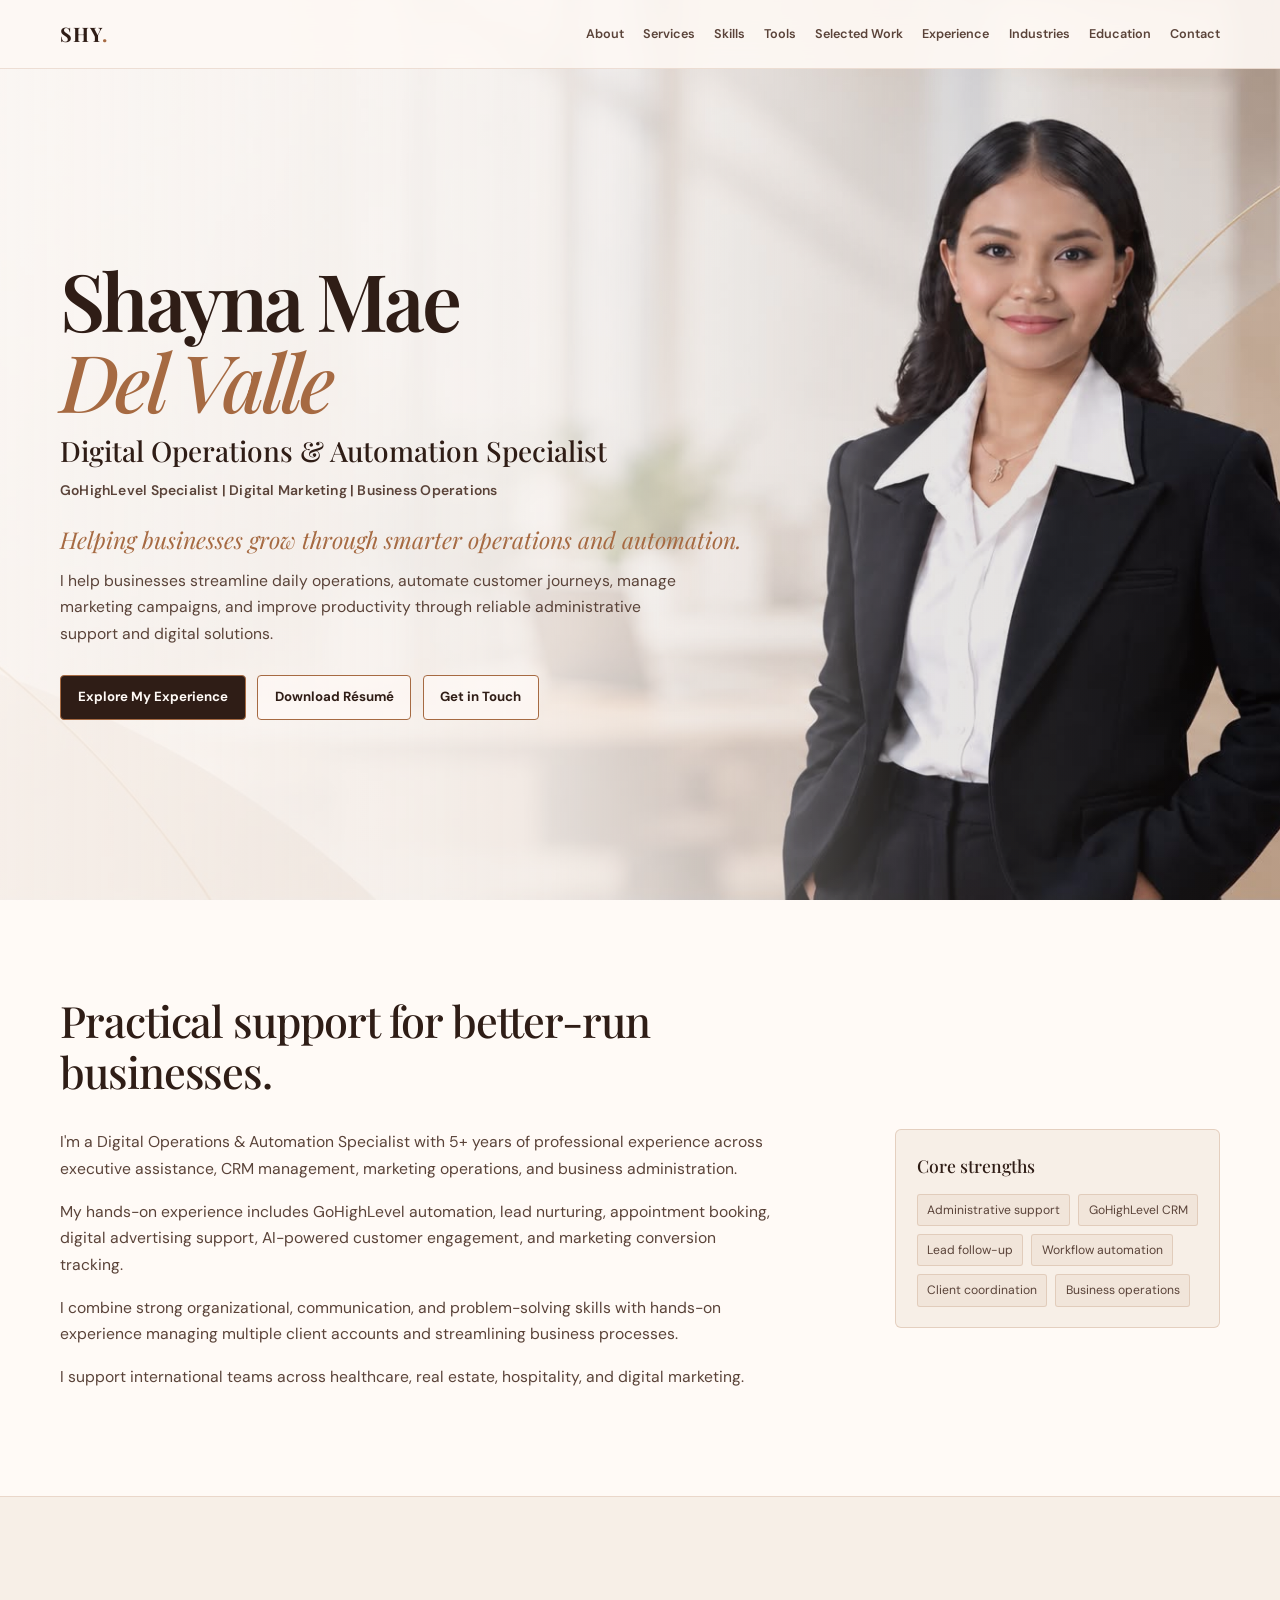
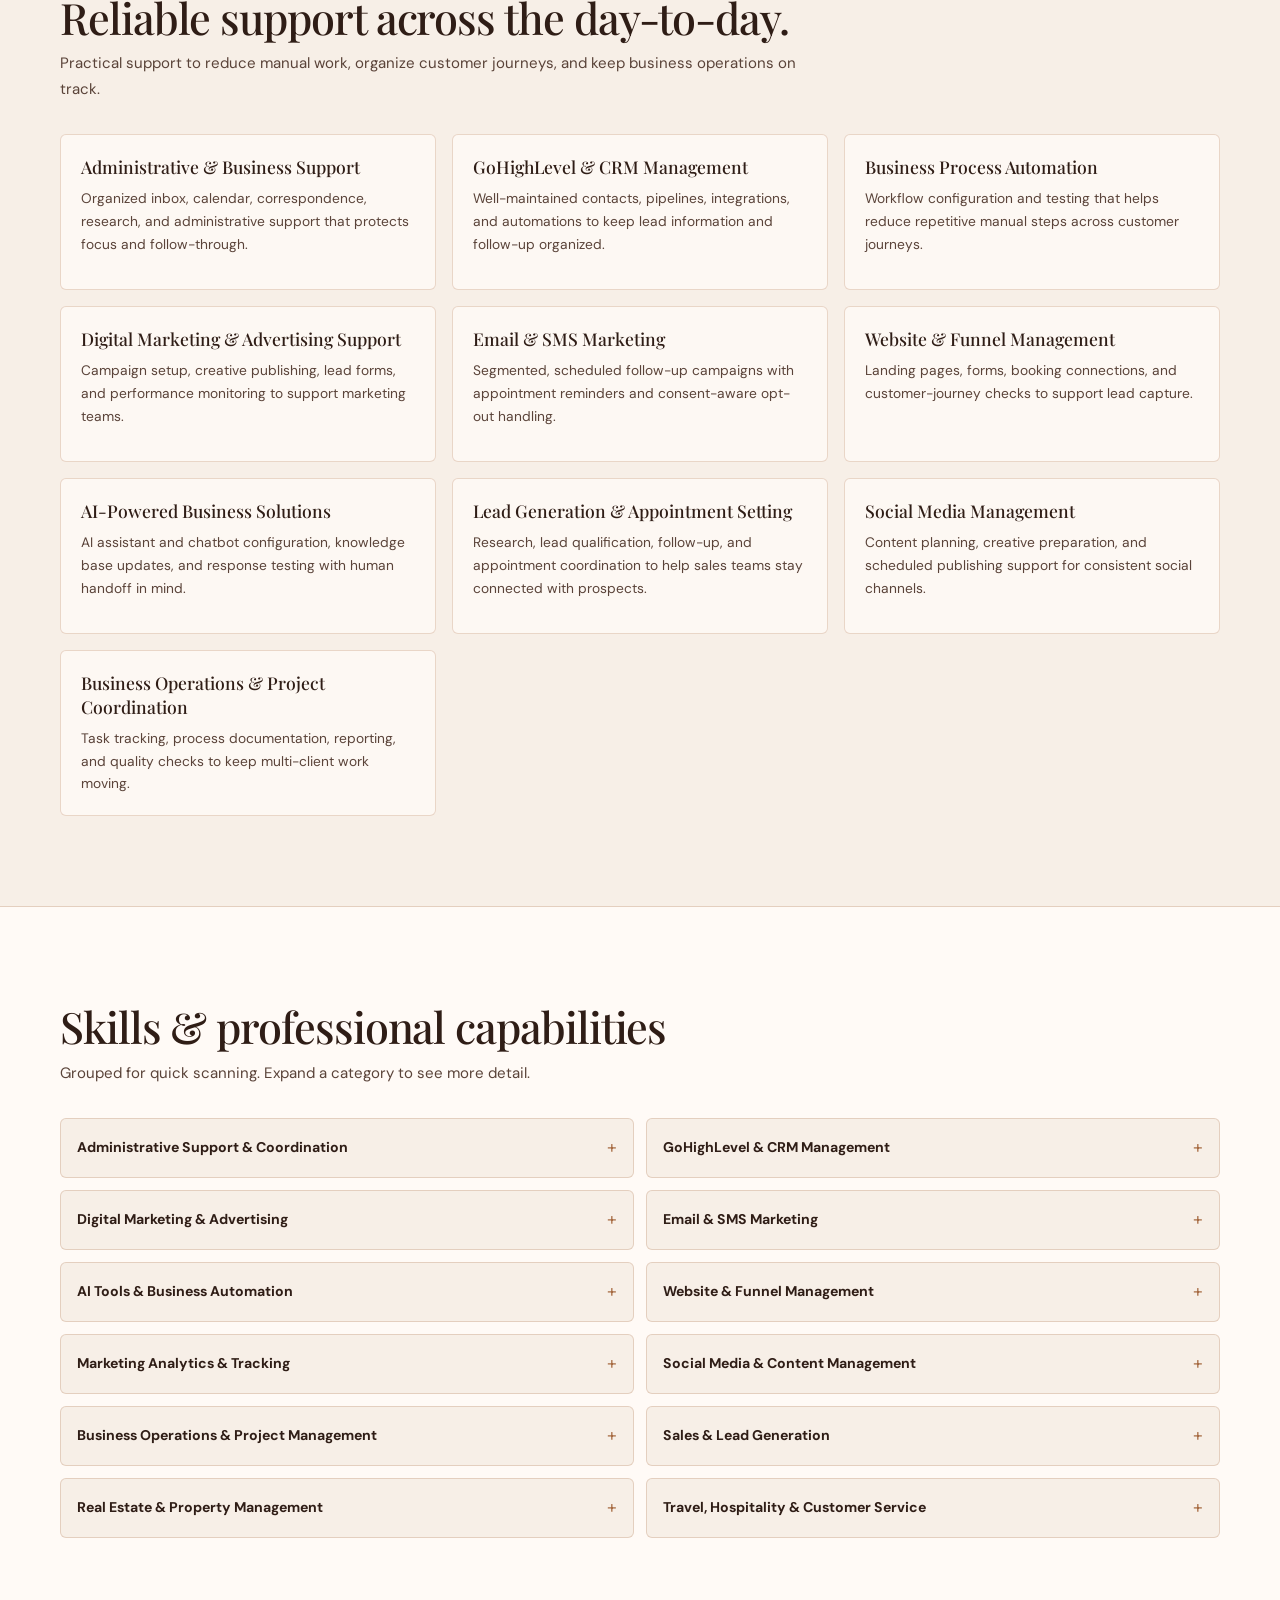
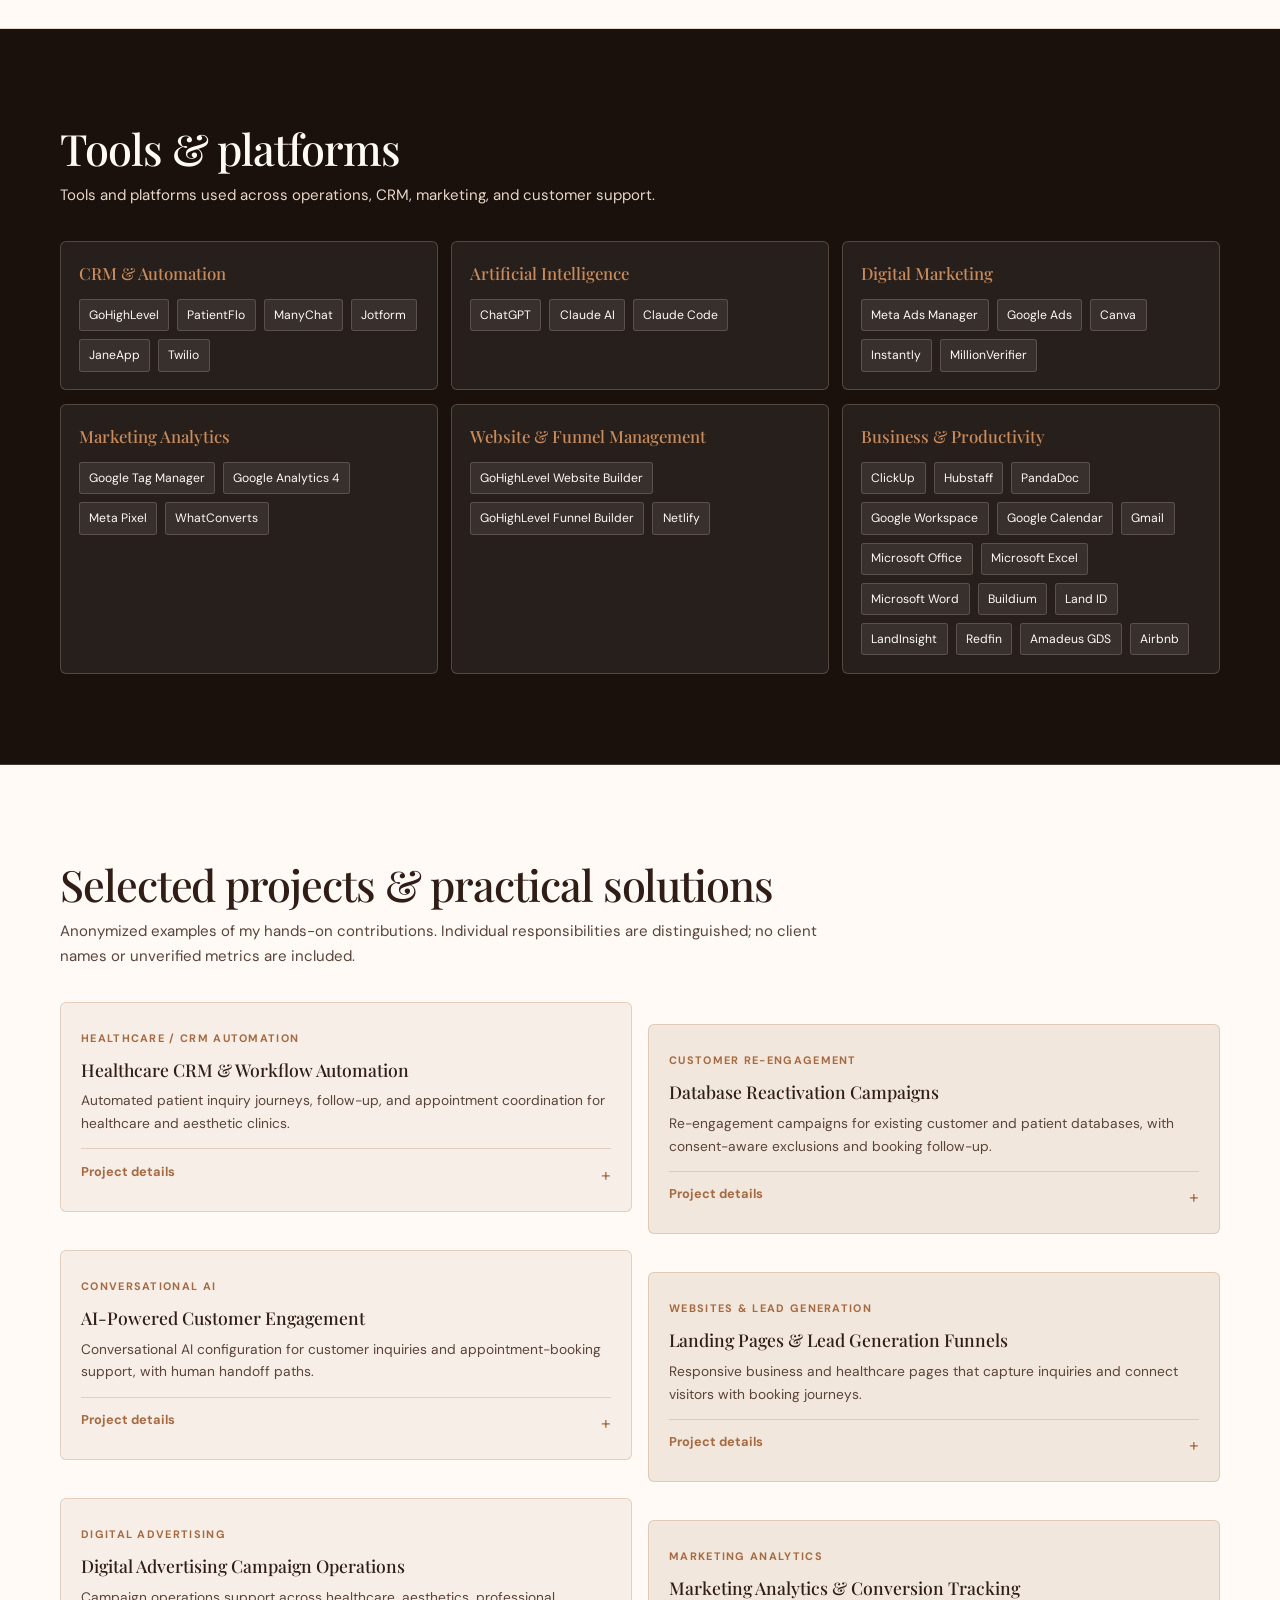
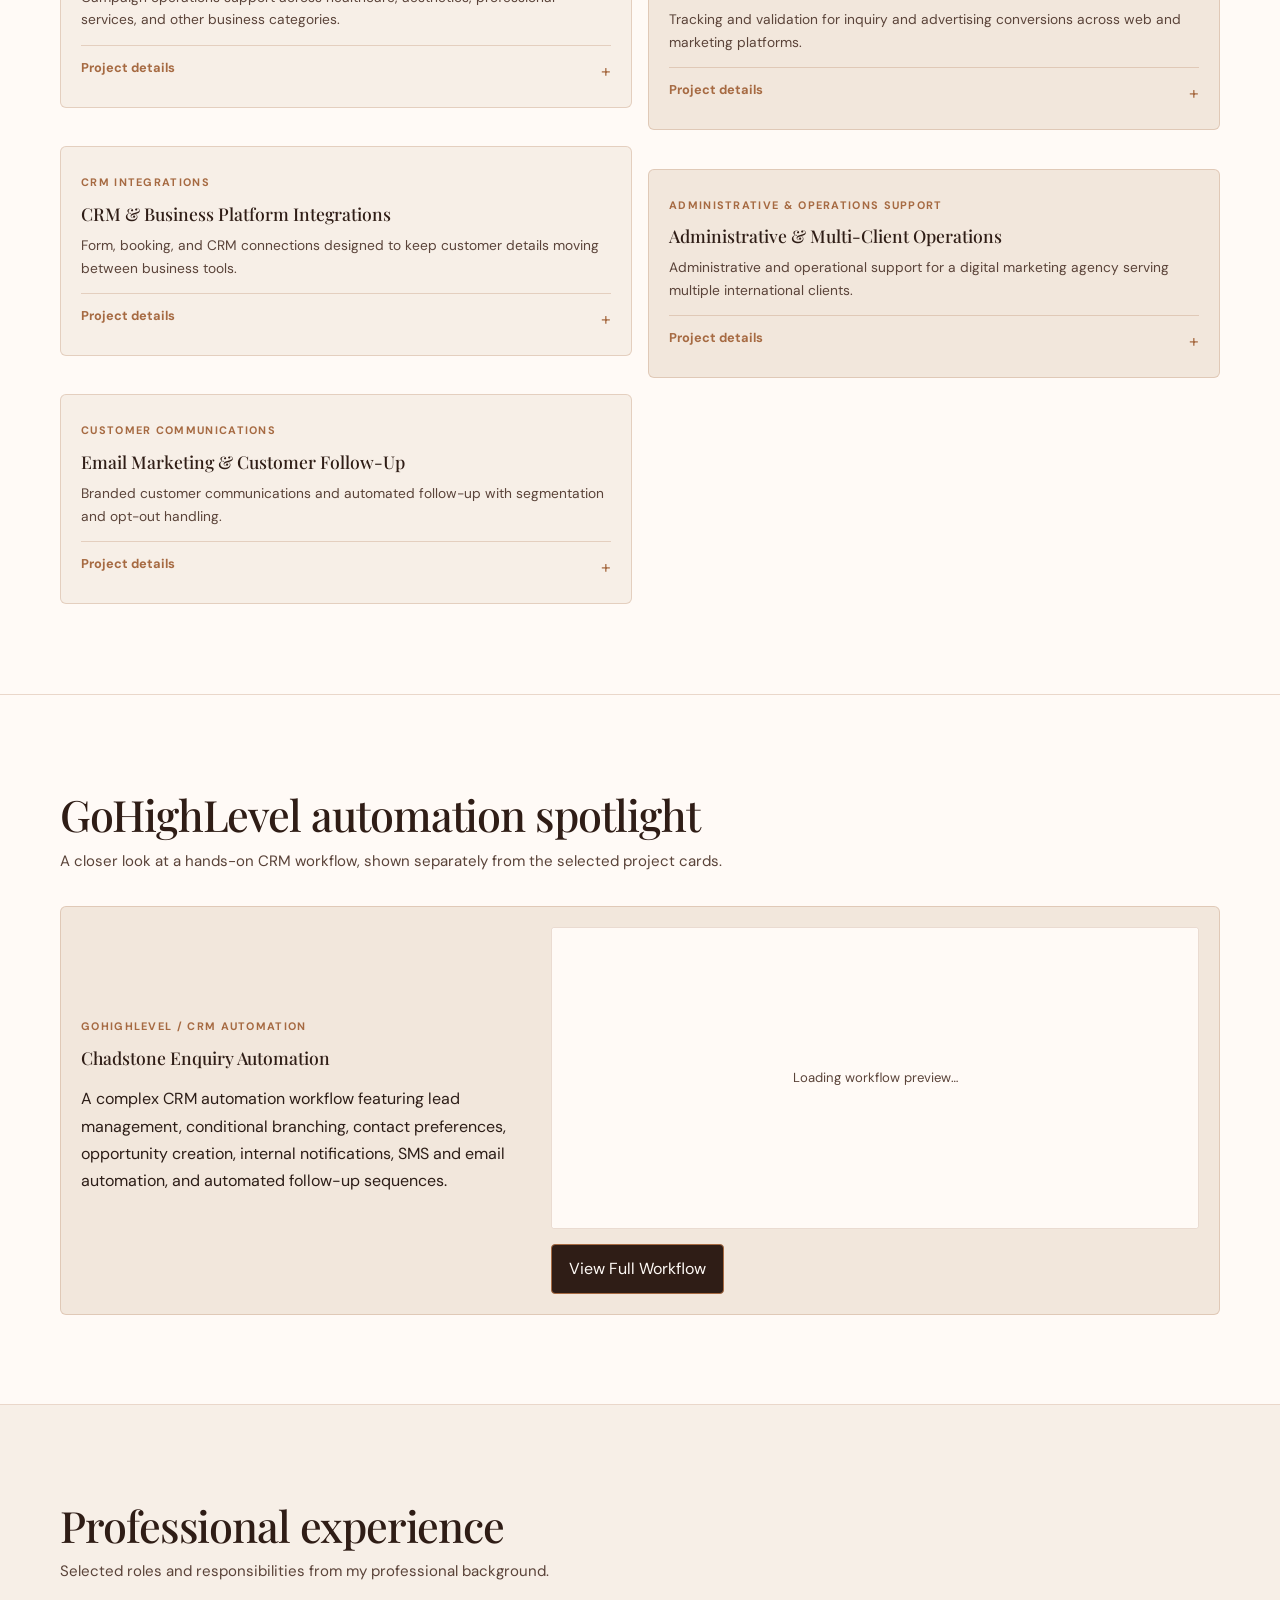
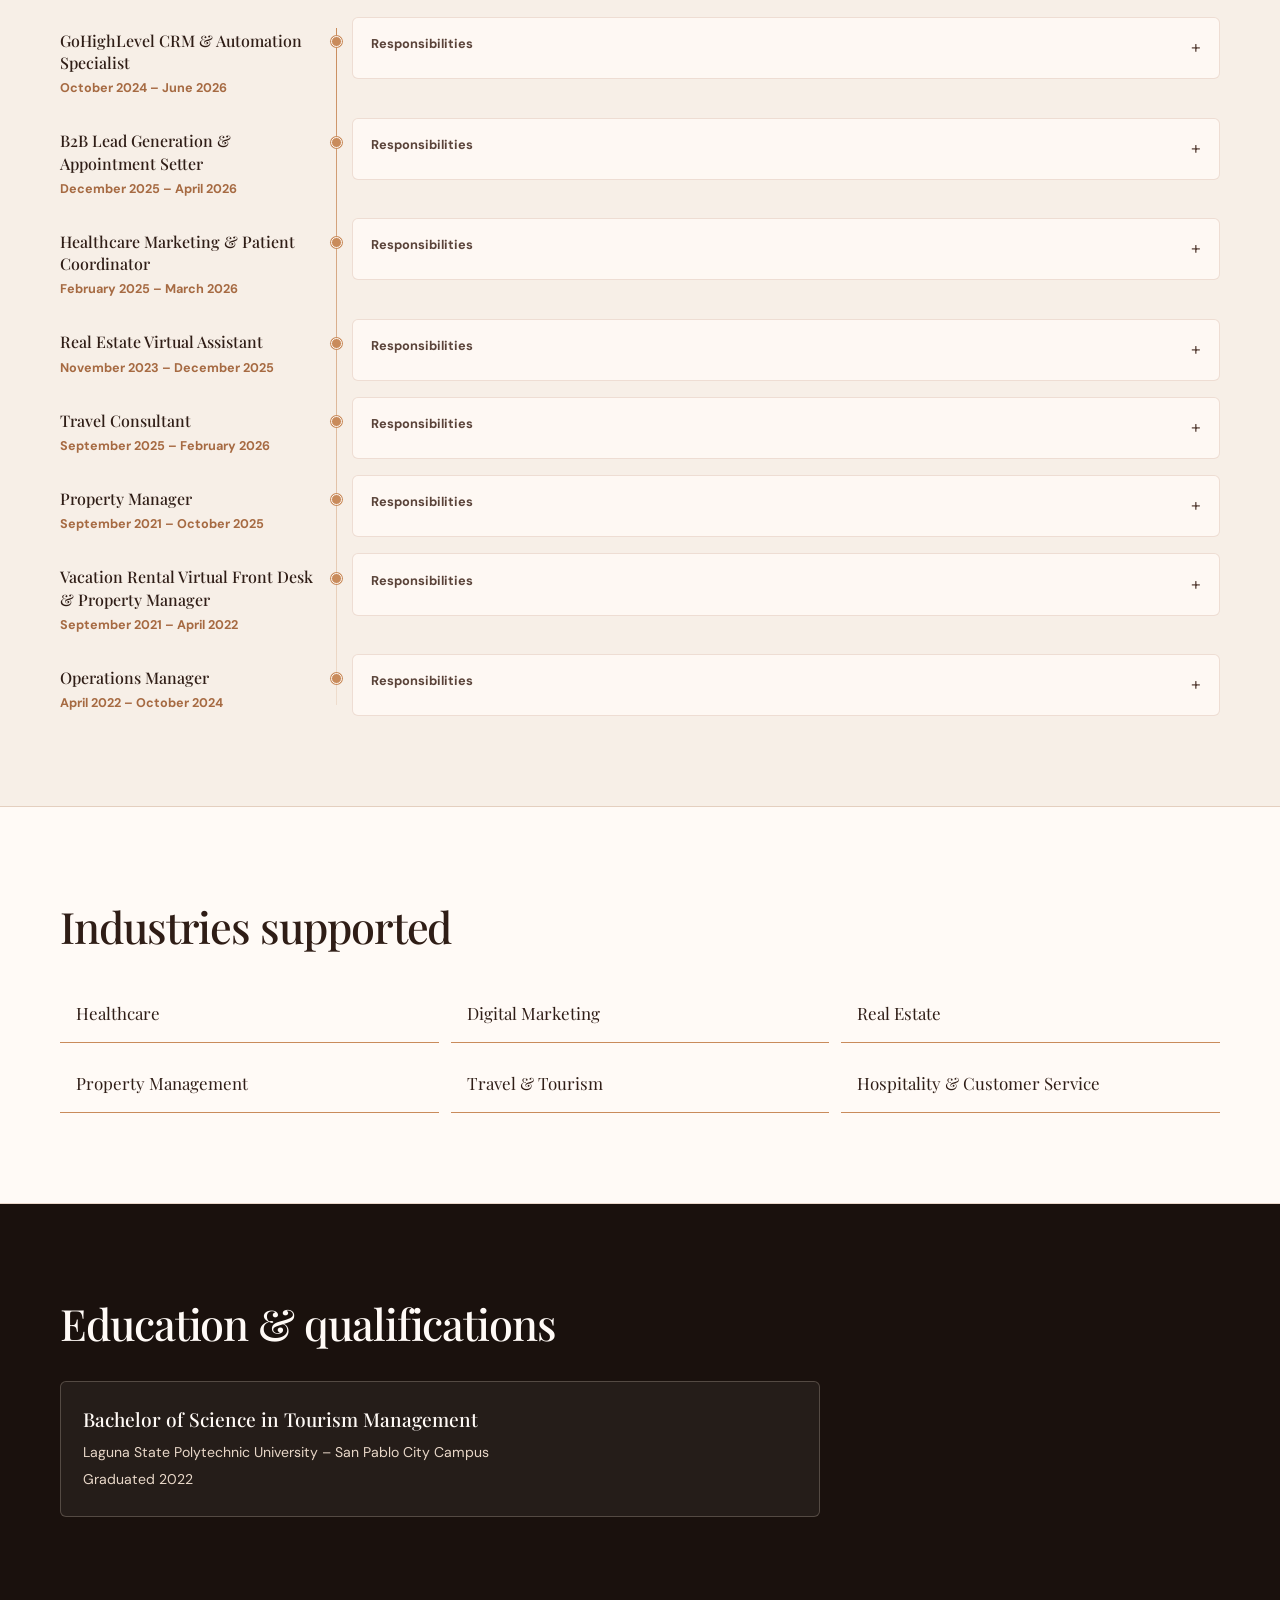
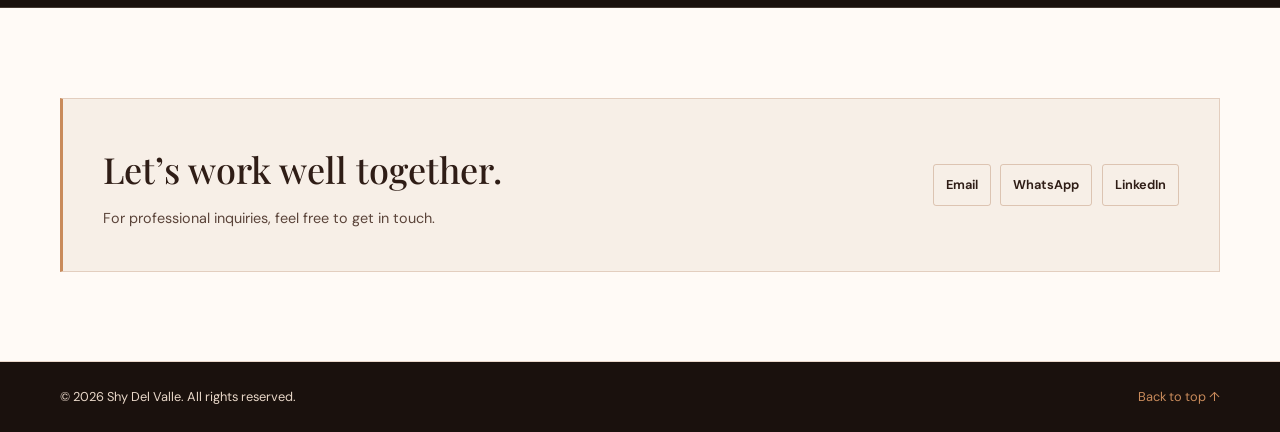
<file: index.html>
<!DOCTYPE html>
<html lang="en">
<head>
    <meta charset="UTF-8">
    <meta name="viewport" content="width=device-width, initial-scale=1">
    <meta name="description" content="Shayna Mae Del Valle is a Digital Operations & Automation Specialist with experience in administrative support, GoHighLevel CRM, marketing support, and business operations.">
    <meta name="theme-color" content="#1a110d">
    <title>Shayna Mae Del Valle | Digital Operations &amp; Automation Specialist</title>
    <link rel="stylesheet" href="portfolio.css">
    <link rel="preconnect" href="https://fonts.googleapis.com">
    <link rel="preconnect" href="https://fonts.gstatic.com" crossorigin>
    <link href="https://fonts.googleapis.com/css2?family=DM+Sans:wght@400;500;600;700&family=Playfair+Display:ital,wght@0,500;0,600;1,500;1,600&display=swap" rel="stylesheet">
</head>
<body>
    <header class="site-header">
        <div class="container nav-wrap">
            <a class="brand" href="#home" aria-label="Shy Del Valle, home">SHY<span>.</span></a>
            <nav class="site-nav" aria-label="Main navigation">
                <a href="#about">About</a>
                <a href="#services">Services</a>
                <a href="#skills">Skills</a>
                <a href="#tools">Tools</a>
                <a href="#work">Selected Work</a>
                <a href="#experience">Experience</a>
                <a href="#industries">Industries</a>
                <a href="#education">Education</a>
                <a href="#contact">Contact</a>
            </nav>
        </div>
    </header>

    <main>
        <section class="hero" id="home">
            <div class="container hero-grid">
                <div class="hero-content">
                    <h1>Shayna Mae <span>Del Valle</span></h1>
                    <p class="hero-title">Digital Operations &amp; Automation Specialist</p>
                    <p class="hero-specialties">GoHighLevel Specialist <span aria-hidden="true">|</span> Digital Marketing <span aria-hidden="true">|</span> Business Operations</p>
                    <p class="hero-manifesto">Helping businesses grow through smarter operations and automation.</p>
                    <p class="hero-copy">I help businesses streamline daily operations, automate customer journeys, manage marketing campaigns, and improve productivity through reliable administrative support and digital solutions.</p>
                    <div class="button-row">
                        <a class="button button-primary" href="#experience">Explore My Experience</a>
                        <a class="button button-quiet" href="resume-shayna-mae-del-valle.pdf" download>Download Résumé</a>
                        <a class="button button-quiet" href="#contact">Get in Touch</a>
                    </div>
                </div>
            </div>
        </section>

        <section class="page-section" id="about">
            <div class="container">
                <div class="section-heading">
                    <h2>Practical support for better-run businesses.</h2>
                </div>
                <div class="about-grid">
                    <div class="about-copy">
                        <p>I'm a Digital Operations &amp; Automation Specialist with 5+ years of professional experience across executive assistance, CRM management, marketing operations, and business administration.</p>
                        <p>My hands-on experience includes GoHighLevel automation, lead nurturing, appointment booking, digital advertising support, AI-powered customer engagement, and marketing conversion tracking.</p>
                        <p>I combine strong organizational, communication, and problem-solving skills with hands-on experience managing multiple client accounts and streamlining business processes.</p>
                        <p>I support international teams across healthcare, real estate, hospitality, and digital marketing.</p>
                    </div>
                    <aside class="fact-panel" aria-label="Core strengths">
                        <h3>Core strengths</h3>
                        <ul class="fact-list">
                            <li>Administrative support</li>
                            <li>GoHighLevel CRM</li>
                            <li>Lead follow-up</li>
                            <li>Workflow automation</li>
                            <li>Client coordination</li>
                            <li>Business operations</li>
                        </ul>
                    </aside>
                </div>
            </div>
        </section>

        <section class="page-section" id="services">
            <div class="container">
                <div class="section-heading">
                    <h2>Reliable support across the day-to-day.</h2>
                    <p>Practical support to reduce manual work, organize customer journeys, and keep business operations on track.</p>
                </div>
                <div class="card-grid">
                    <article class="service-card">
                        <h3>Administrative &amp; Business Support</h3>
                        <p>Organized inbox, calendar, correspondence, research, and administrative support that protects focus and follow-through.</p>
                    </article>
                    <article class="service-card">
                        <h3>GoHighLevel &amp; CRM Management</h3>
                        <p>Well-maintained contacts, pipelines, integrations, and automations to keep lead information and follow-up organized.</p>
                    </article>
                    <article class="service-card">
                        <h3>Business Process Automation</h3>
                        <p>Workflow configuration and testing that helps reduce repetitive manual steps across customer journeys.</p>
                    </article>
                    <article class="service-card">
                        <h3>Digital Marketing &amp; Advertising Support</h3>
                        <p>Campaign setup, creative publishing, lead forms, and performance monitoring to support marketing teams.</p>
                    </article>
                    <article class="service-card">
                        <h3>Email &amp; SMS Marketing</h3>
                        <p>Segmented, scheduled follow-up campaigns with appointment reminders and consent-aware opt-out handling.</p>
                    </article>
                    <article class="service-card">
                        <h3>Website &amp; Funnel Management</h3>
                        <p>Landing pages, forms, booking connections, and customer-journey checks to support lead capture.</p>
                    </article>
                    <article class="service-card">
                        <h3>AI-Powered Business Solutions</h3>
                        <p>AI assistant and chatbot configuration, knowledge base updates, and response testing with human handoff in mind.</p>
                    </article>
                    <article class="service-card">
                        <h3>Lead Generation &amp; Appointment Setting</h3>
                        <p>Research, lead qualification, follow-up, and appointment coordination to help sales teams stay connected with prospects.</p>
                    </article>
                    <article class="service-card">
                        <h3>Social Media Management</h3>
                        <p>Content planning, creative preparation, and scheduled publishing support for consistent social channels.</p>
                    </article>
                    <article class="service-card">
                        <h3>Business Operations &amp; Project Coordination</h3>
                        <p>Task tracking, process documentation, reporting, and quality checks to keep multi-client work moving.</p>
                    </article>
                </div>
            </div>
        </section>

        <section class="page-section" id="skills">
            <div class="container">
                <div class="section-heading">
                    <h2>Skills &amp; professional capabilities</h2>
                    <p>Grouped for quick scanning. Expand a category to see more detail.</p>
                </div>
                <div class="skills-list">
                    <details class="skill-group">
                        <summary>Administrative Support &amp; Coordination</summary>
                        <ul>
                            <li>Administrative support</li><li>Email and inbox management</li>
                            <li>Calendar management</li><li>Appointment scheduling</li>
                            <li>Meeting coordination</li><li>Business correspondence</li>
                            <li>Travel arrangements</li><li>Data entry</li><li>Online research</li>
                            <li>Document management</li><li>Presentation preparation</li>
                            <li>Task prioritization</li><li>Personal and business assistance</li>
                        </ul>
                    </details>
                    <details class="skill-group">
                        <summary>GoHighLevel &amp; CRM Management</summary>
                        <ul>
                            <li>GoHighLevel</li><li>PatientFlo</li><li>CRM setup and management</li>
                            <li>Workflow automation</li><li>Conditional logic and triggers</li>
                            <li>Pipeline and opportunity management</li><li>Contact management</li>
                            <li>Contact segmentation and tagging</li><li>Lead nurturing</li>
                            <li>Appointment booking automation</li><li>Calendar configuration</li>
                            <li>Appointment reminders and no-show follow-up</li><li>Database reactivation</li>
                            <li>Custom fields and values</li><li>Forms and surveys</li>
                            <li>DND and SMS opt-out management</li><li>A2P registration support</li>
                            <li>Multi-account CRM management</li><li>CRM troubleshooting</li>
                            <li>Webhook configuration</li><li>Third-party integrations</li>
                        </ul>
                    </details>
                    <details class="skill-group">
                        <summary>Digital Marketing &amp; Advertising</summary>
                        <ul>
                            <li>Meta Ads Manager</li><li>Facebook and Instagram advertising</li>
                            <li>Google Ads management support</li><li>Campaign setup and publishing</li>
                            <li>Retargeting</li><li>Bulk ad uploads</li><li>Ad creative management</li>
                            <li>Ad copy implementation</li><li>Audience targeting</li><li>Keyword research</li>
                            <li>Negative keyword management</li><li>Campaign budget configuration</li>
                            <li>Lead generation campaigns</li><li>Lead form configuration</li>
                            <li>Campaign performance monitoring</li><li>Creative testing support</li>
                        </ul>
                    </details>
                    <details class="skill-group">
                        <summary>Email &amp; SMS Marketing</summary>
                        <ul>
                            <li>Email marketing automation</li><li>SMS marketing automation</li>
                            <li>Automated follow-up sequences</li><li>Email template creation</li>
                            <li>Email personalization</li><li>Database reactivation campaigns</li>
                            <li>Contact list segmentation</li><li>Appointment confirmation sequences</li>
                            <li>Appointment reminder sequences</li><li>Cold email campaign support</li>
                            <li>Email verification</li><li>Email deliverability support</li>
                            <li>Unsubscribe management</li>
                            <li>Campaign scheduling</li><li>Time zone-based campaign management</li>
                        </ul>
                    </details>
                    <details class="skill-group">
                        <summary>AI Tools &amp; Business Automation</summary>
                        <ul>
                            <li>ChatGPT</li><li>Claude AI</li><li>Claude Code</li>
                            <li>Prompt engineering</li><li>GoHighLevel Conversation AI</li>
                            <li>Conversational AI configuration</li><li>AI chatbot configuration</li>
                            <li>AI knowledge base management</li><li>AI appointment booking assistants</li>
                            <li>AI response optimization</li><li>AI-assisted content creation</li>
                            <li>AI-assisted business automation</li><li>AI-assisted landing page creation</li>
                            <li>AI-assisted research and documentation</li><li>AI-assisted quality assurance</li>
                        </ul>
                    </details>
                    <details class="skill-group">
                        <summary>Website &amp; Funnel Management</summary>
                        <ul>
                            <li>GoHighLevel Website Builder</li><li>GoHighLevel Funnel Builder</li>
                            <li>Landing page creation</li><li>Lead generation and sales funnels</li>
                            <li>Thank-you pages</li><li>Website content management</li>
                            <li>Website updates and maintenance</li><li>Online booking integrations</li>
                            <li>Form integration and prefilling</li><li>Jotform</li><li>Website publishing</li>
                            <li>Netlify</li><li>Website functionality testing</li><li>Basic SEO support</li>
                            <li>Website conversion optimization support</li>
                        </ul>
                    </details>
                    <details class="skill-group">
                        <summary>Marketing Analytics &amp; Tracking</summary>
                        <ul>
                            <li>Google Tag Manager</li><li>Google Analytics 4</li>
                            <li>Google Ads conversion tracking</li><li>Meta Pixel</li><li>WhatConverts</li>
                            <li>UTM tracking</li><li>Lead attribution</li><li>Form submission tracking</li>
                            <li>Phone call and click tracking</li><li>Conversion monitoring</li>
                            <li>Campaign performance reporting</li><li>Cost per lead analysis</li>
                            <li>Cost per click analysis</li><li>Marketing data analysis</li>
                            <li>Conversion tracking validation</li>
                        </ul>
                    </details>
                    <details class="skill-group">
                        <summary>Social Media &amp; Content Management</summary>
                        <ul>
                            <li>Social media management</li><li>Content scheduling</li>
                            <li>Organic content publishing</li><li>Facebook and Instagram management</li>
                            <li>Canva</li><li>Graphic design support</li><li>Ad creative preparation</li>
                            <li>Content planning</li><li>Caption writing</li>
                            <li>Marketing content creation</li><li>Social media engagement</li>
                        </ul>
                    </details>
                    <details class="skill-group">
                        <summary>Business Operations &amp; Project Management</summary>
                        <ul>
                            <li>ClickUp project management</li><li>Multi-client account coordination</li>
                            <li>Client relationship management</li><li>SOP development and documentation</li>
                            <li>Business process improvement</li><li>Remote team coordination</li>
                            <li>Task and project management</li><li>Operational reporting</li>
                            <li>KPI monitoring</li><li>Quality assurance</li><li>Workflow testing</li>
                            <li>Client onboarding support</li><li>Project coordination</li>
                            <li>Business automation</li>
                        </ul>
                    </details>
                    <details class="skill-group">
                        <summary>Sales &amp; Lead Generation</summary>
                        <ul>
                            <li>Lead generation</li><li>Appointment setting</li><li>Lead qualification</li>
                            <li>Lead follow-up</li><li>Prospect research</li>
                            <li>Cold outreach support</li>
                            <li>Customer relationship management</li><li>Sales administrative support</li>
                        </ul>
                    </details>
                    <details class="skill-group">
                        <summary>Real Estate &amp; Property Management</summary>
                        <ul>
                            <li>Property research</li><li>Land ID</li><li>LandInsight</li><li>Redfin</li>
                            <li>Property data scrubbing</li><li>Investor lead generation</li>
                            <li>Tenant management</li><li>Rent collection and tracking</li>
                            <li>Lease management</li><li>Maintenance coordination</li>
                            <li>Financial reporting</li><li>Buildium management</li>
                        </ul>
                    </details>
                    <details class="skill-group">
                        <summary>Travel, Hospitality &amp; Customer Service</summary>
                        <ul>
                            <li>Amadeus GDS</li><li>Flight reservations</li><li>Hotel booking</li>
                            <li>Travel planning</li><li>Itinerary management</li><li>Airbnb management</li>
                            <li>Phone, email, and chat support</li><li>Patient coordination</li>
                            <li>Guest management</li><li>Customer service</li>
                        </ul>
                    </details>
                </div>
            </div>
        </section>

        <section class="page-section" id="tools">
            <div class="container">
                <div class="section-heading">
                    <h2>Tools &amp; platforms</h2>
                    <p>Tools and platforms used across operations, CRM, marketing, and customer support.</p>
                </div>
                <div class="tools-grid">
                    <div class="tool-group">
                        <h3>CRM &amp; Automation</h3>
                        <ul class="fact-list"><li>GoHighLevel</li><li>PatientFlo</li><li>ManyChat</li><li>Jotform</li><li>JaneApp</li><li>Twilio</li></ul>
                    </div>
                    <div class="tool-group">
                        <h3>Artificial Intelligence</h3>
                        <ul class="fact-list"><li>ChatGPT</li><li>Claude AI</li><li>Claude Code</li></ul>
                    </div>
                    <div class="tool-group">
                        <h3>Digital Marketing</h3>
                        <ul class="fact-list"><li>Meta Ads Manager</li><li>Google Ads</li><li>Canva</li><li>Instantly</li><li>MillionVerifier</li></ul>
                    </div>
                    <div class="tool-group">
                        <h3>Marketing Analytics</h3>
                        <ul class="fact-list"><li>Google Tag Manager</li><li>Google Analytics 4</li><li>Meta Pixel</li><li>WhatConverts</li></ul>
                    </div>
                    <div class="tool-group">
                        <h3>Website &amp; Funnel Management</h3>
                        <ul class="fact-list"><li>GoHighLevel Website Builder</li><li>GoHighLevel Funnel Builder</li><li>Netlify</li></ul>
                    </div>
                    <div class="tool-group">
                        <h3>Business &amp; Productivity</h3>
                        <ul class="fact-list"><li>ClickUp</li><li>Hubstaff</li><li>PandaDoc</li><li>Google Workspace</li><li>Google Calendar</li><li>Gmail</li><li>Microsoft Office</li><li>Microsoft Excel</li><li>Microsoft Word</li><li>Buildium</li><li>Land ID</li><li>LandInsight</li><li>Redfin</li><li>Amadeus GDS</li><li>Airbnb</li></ul>
                    </div>
                </div>
            </div>
        </section>

        <section class="page-section" id="work">
            <div class="container">
                <div class="section-heading">
                    <h2>Selected projects &amp; practical solutions</h2>
                    <p>Anonymized examples of my hands-on contributions. Individual responsibilities are distinguished; no client names or unverified metrics are included.</p>
                </div>
                <div class="project-grid">
                    <article class="project-card">
                        <span class="project-type">Healthcare / CRM automation</span>
                        <h3>Healthcare CRM &amp; Workflow Automation</h3>
                        <p>Automated patient inquiry journeys, follow-up, and appointment coordination for healthcare and aesthetic clinics.</p>
                        <details>
                            <summary>Project details</summary>
                            <div class="project-details">
                                <p><strong>Objective:</strong> Organize patient leads and provide consistent, timely follow-up.</p>
                                <p><strong>My responsibilities:</strong> Configure workflows, triggers, pipelines, segmentation, appointment calendars, reminders, no-show follow-up, DND and opt-out settings; test workflows end to end.</p>
                                <p><strong>Tools:</strong> GoHighLevel, PatientFlo, Twilio.</p>
                                <p><strong>Deliverables:</strong> CRM workflows, segmented pipelines, appointment reminders, and tested follow-up journeys.</p>
                            </div>
                        </details>
                    </article>
                    <article class="project-card">
                        <span class="project-type">Customer re-engagement</span>
                        <h3>Database Reactivation Campaigns</h3>
                        <p>Re-engagement campaigns for existing customer and patient databases, with consent-aware exclusions and booking follow-up.</p>
                        <details>
                            <summary>Project details</summary>
                            <div class="project-details">
                                <p><strong>Objective:</strong> Reconnect with existing contacts and make it easy to respond or book.</p>
                                <p><strong>My responsibilities:</strong> Segment contacts, configure email and SMS campaigns, schedule batches, add response and booking paths, manage opt-outs and exclusions, and test before launch.</p>
                                <p><strong>Tools:</strong> GoHighLevel, PatientFlo, SMS and email automation.</p>
                                <p><strong>Deliverables:</strong> Contact segments, scheduled campaign sequences, booking links, and pre-launch checks.</p>
                            </div>
                        </details>
                    </article>
                    <article class="project-card">
                        <span class="project-type">Conversational AI</span>
                        <h3>AI-Powered Customer Engagement</h3>
                        <p>Conversational AI configuration for customer inquiries and appointment-booking support, with human handoff paths.</p>
                        <details>
                            <summary>Project details</summary>
                            <div class="project-details">
                                <p><strong>Objective:</strong> Support common inquiries and booking requests while allowing escalation to a person.</p>
                                <p><strong>My responsibilities:</strong> Configure chatbot instructions, responses, knowledge bases, and booking assistance; add conversation guardrails and handoff processes; troubleshoot inaccurate responses and unwanted interactions.</p>
                                <p><strong>Tools:</strong> GoHighLevel Conversation AI, Claude AI, ChatGPT.</p>
                                <p><strong>Deliverables:</strong> Configured response guidance, maintained knowledge content, and tested booking and escalation flows.</p>
                            </div>
                        </details>
                    </article>
                    <article class="project-card">
                        <span class="project-type">Websites &amp; lead generation</span>
                        <h3>Landing Pages &amp; Lead Generation Funnels</h3>
                        <p>Responsive business and healthcare pages that capture inquiries and connect visitors with booking journeys.</p>
                        <details>
                            <summary>Project details</summary>
                            <div class="project-details">
                                <p><strong>Objective:</strong> Provide a clear path from landing page to inquiry or appointment booking.</p>
                                <p><strong>My responsibilities:</strong> Create and update pages, configure forms and thank-you pages, connect calendars and CRMs, set prefilling and redirects, publish pages, and test customer journeys.</p>
                                <p><strong>Tools:</strong> Claude Code, Netlify, GoHighLevel, Jotform.</p>
                                <p><strong>Deliverables:</strong> Published landing pages, lead forms, thank-you pages, booking connections, and tested user flows.</p>
                            </div>
                        </details>
                    </article>
                    <article class="project-card">
                        <span class="project-type">Digital advertising</span>
                        <h3>Digital Advertising Campaign Operations</h3>
                        <p>Campaign operations support across healthcare, aesthetics, professional services, and other business categories.</p>
                        <details>
                            <summary>Project details</summary>
                            <div class="project-details">
                                <p><strong>Objective:</strong> Support accurate campaign setup, publishing, and ongoing review.</p>
                                <p><strong>My responsibilities:</strong> Support Meta and Google campaign setup, upload creatives, configure campaign settings and lead forms, update ad copy and negative keywords, check campaigns before launch, monitor activity, and prepare client updates.</p>
                                <p><strong>Tools:</strong> Meta Ads Manager, Google Ads, Canva.</p>
                                <p><strong>Deliverables:</strong> Campaign configurations, published creative, lead forms, pre-launch checks, and performance updates.</p>
                            </div>
                        </details>
                    </article>
                    <article class="project-card">
                        <span class="project-type">Marketing analytics</span>
                        <h3>Marketing Analytics &amp; Conversion Tracking</h3>
                        <p>Tracking and validation for inquiry and advertising conversions across web and marketing platforms.</p>
                        <details>
                            <summary>Project details</summary>
                            <div class="project-details">
                                <p><strong>Objective:</strong> Help teams monitor enquiry sources and check that conversion events are recorded.</p>
                                <p><strong>My responsibilities:</strong> Configure and validate tracking for thank-you pages, forms, and phone clicks; configure pixels and campaign URLs; troubleshoot discrepancies; prepare summaries using relevant lead and cost metrics.</p>
                                <p><strong>Tools:</strong> Google Tag Manager, Google Analytics 4, Google Ads, Meta Pixel, WhatConverts.</p>
                                <p><strong>Deliverables:</strong> Validated tracking events, campaign URL parameters, troubleshooting notes, and performance summaries.</p>
                            </div>
                        </details>
                    </article>
                    <article class="project-card">
                        <span class="project-type">CRM integrations</span>
                        <h3>CRM &amp; Business Platform Integrations</h3>
                        <p>Form, booking, and CRM connections designed to keep customer details moving between business tools.</p>
                        <details>
                            <summary>Project details</summary>
                            <div class="project-details">
                                <p><strong>Objective:</strong> Reduce manual entry and support reliable lead follow-up across connected platforms.</p>
                                <p><strong>My responsibilities:</strong> Configure webhooks and form-to-CRM connections, map customer fields, support booking integrations, test lead submissions and follow-up, and troubleshoot integration issues.</p>
                                <p><strong>Tools:</strong> GoHighLevel, PatientFlo, Jotform, JaneApp, webhooks.</p>
                                <p><strong>Deliverables:</strong> Field mappings, connected forms and booking flows, and tested submission-to-follow-up paths.</p>
                            </div>
                        </details>
                    </article>
                    <article class="project-card">
                        <span class="project-type">Administrative &amp; operations support</span>
                        <h3>Administrative &amp; Multi-Client Operations</h3>
                        <p>Administrative and operational support for a digital marketing agency serving multiple international clients.</p>
                        <details>
                            <summary>Project details</summary>
                            <div class="project-details">
                                <p><strong>Objective:</strong> Keep business communications, client requests, and implementation work organized.</p>
                                <p><strong>My responsibilities:</strong> Manage business correspondence, appointments, meetings, follow-ups, project tasks, deadlines, SOPs, operational reports, campaign updates, client requests, and quality checks before review.</p>
                                <p><strong>Tools:</strong> ClickUp, Google Workspace, Claude AI, ChatGPT, Hubstaff, PandaDoc.</p>
                                <p><strong>Deliverables:</strong> Coordinated schedules and tasks, documented processes, operational reports, campaign updates, and reviewed work submissions.</p>
                            </div>
                        </details>
                    </article>
                    <article class="project-card">
                        <span class="project-type">Customer communications</span>
                        <h3>Email Marketing &amp; Customer Follow-Up</h3>
                        <p>Branded customer communications and automated follow-up with segmentation and opt-out handling.</p>
                        <details>
                            <summary>Project details</summary>
                            <div class="project-details">
                                <p><strong>Objective:</strong> Deliver clear, timely customer communications across email and SMS journeys.</p>
                                <p><strong>My responsibilities:</strong> Create email templates, configure personalized sequences, manage segments and schedules, set unsubscribe and opt-out handling, and test customer journeys.</p>
                                <p><strong>Tools:</strong> GoHighLevel, PatientFlo, Canva.</p>
                                <p><strong>Deliverables:</strong> Branded templates, segmented sequences, scheduled campaigns, opt-out settings, and tested communications.</p>
                            </div>
                        </details>
                    </article>
                </div>
            </div>
        </section>

        <section class="page-section">
            <div class="container">
                <div class="section-heading">
                    <h2>GoHighLevel automation spotlight</h2>
                    <p>A closer look at a hands-on CRM workflow, shown separately from the selected project cards.</p>
                </div>
                <article class="project-card workflow-feature-card">
                    <div class="workflow-feature-copy">
                        <span class="project-type">GoHighLevel / CRM automation</span>
                        <h3>Chadstone Enquiry Automation</h3>
                        <p>A complex CRM automation workflow featuring lead management, conditional branching, contact preferences, opportunity creation, internal notifications, SMS and email automation, and automated follow-up sequences.</p>
                    </div>
                    <div class="workflow-feature-preview">
                        <div class="workflow-preview">
                            <div class="workflow-preview__viewport">
                                <iframe
                                    id="workflow-preview-viewer"
                                    class="workflow-viewer workflow-viewer--preview"
                                    title="Compact preview of the Chadstone Enquiry Automation workflow"
                                    loading="lazy"
                                    referrerpolicy="no-referrer"
                                ></iframe>
                                <p class="workflow-preview__status" id="workflow-preview-status" role="status">Loading workflow preview…</p>
                            </div>
                        </div>
                        <div class="workflow-actions">
                            <button class="button button-primary workflow-open" id="workflow-open" type="button" disabled>View Full Workflow</button>
                        </div>
                    </div>
                </article>
            </div>
        </section>

        <section class="page-section" id="experience">
            <div class="container">
                <div class="section-heading">
                    <h2>Professional experience</h2>
                    <p>Selected roles and responsibilities from my professional background.</p>
                </div>
                <div class="timeline">
                    <article class="timeline-item">
                        <div class="timeline-label"><h3>GoHighLevel CRM &amp; Automation Specialist</h3><p class="timeline-date">October 2024 – June 2026</p></div>
                        <div class="timeline-content"><details><summary>Responsibilities</summary><ul><li>Built landing pages and sales funnels using GoHighLevel.</li><li>Created automated workflows for lead nurturing and follow-ups; configured calendars, forms, pipelines, and CRM automations.</li><li>Managed contacts and sales opportunities and assisted clients with GoHighLevel setup and optimization.</li></ul></details></div>
                    </article>
                    <article class="timeline-item">
                        <div class="timeline-label"><h3>B2B Lead Generation &amp; Appointment Setter</h3><p class="timeline-date">December 2025 – April 2026</p></div>
                        <div class="timeline-content"><details><summary>Responsibilities</summary><ul><li>Conducted outbound cold calls, qualified prospects, and identified decision-makers.</li><li>Scheduled sales appointments and updated CRM records with lead and follow-up information.</li><li>Followed up with prospects through phone, email, and SMS and met daily KPIs for calls, appointments, and lead generation.</li></ul></details></div>
                    </article>
                    <article class="timeline-item">
                        <div class="timeline-label"><h3>Healthcare Marketing &amp; Patient Coordinator</h3><p class="timeline-date">February 2025 – March 2026</p></div>
                        <div class="timeline-content"><details><summary>Responsibilities</summary><ul><li>Managed patient inquiries, appointment scheduling, CRM records, and follow-ups by phone, email, and SMS.</li><li>Assisted with Meta Ads lead follow-up and conversion and improved appointment scheduling and patient communication.</li></ul></details></div>
                    </article>
                    <article class="timeline-item">
                        <div class="timeline-label"><h3>Real Estate Virtual Assistant</h3><p class="timeline-date">November 2023 – December 2025</p></div>
                        <div class="timeline-content"><details><summary>Responsibilities</summary><ul><li>Generated seller and investor leads through outbound calling, qualified property owners, and scheduled acquisition appointments.</li><li>Researched properties using Land ID, LandInsight, and Redfin; scrubbed and verified property data for lead-generation campaigns and maintained CRM pipelines.</li><li>Assisted with property management and guest communication.</li></ul></details></div>
                    </article>
                    <article class="timeline-item">
                        <div class="timeline-label"><h3>Travel Consultant</h3><p class="timeline-date">September 2025 – February 2026</p></div>
                        <div class="timeline-content"><details><summary>Responsibilities</summary><ul><li>Booked domestic and international flights using Amadeus GDS and arranged hotels and travel itineraries.</li><li>Processed reservations, confirmations, and travel documents; assisted clients with travel changes and maintained booking records.</li></ul></details></div>
                    </article>
                    <article class="timeline-item">
                        <div class="timeline-label"><h3>Property Manager</h3><p class="timeline-date">September 2021 – October 2025</p></div>
                        <div class="timeline-content"><details><summary>Responsibilities</summary><ul><li>Managed residential and commercial property operations, ensuring tenant satisfaction and property upkeep; coordinated tenant onboarding, lease renewals, and inquiries.</li><li>Used Buildium for rent tracking, lease management, maintenance coordination, and financial reporting.</li><li>Oversaw rent collection and outstanding balances; coordinated maintenance, inspections, and vendors.</li></ul></details></div>
                    </article>
                    <article class="timeline-item">
                        <div class="timeline-label"><h3>Vacation Rental Virtual Front Desk &amp; Property Manager</h3><p class="timeline-date">September 2021 – April 2022</p></div>
                        <div class="timeline-content"><details><summary>Responsibilities</summary><ul><li>Managed Airbnb listings, pricing, calendars, reservations, and guest communications.</li><li>Organized check-ins and check-outs; coordinated cleaners, maintenance personnel, and vendors.</li><li>Resolved guest concerns, maintained high guest satisfaction, and managed daily operations for multiple vacation rental properties.</li></ul></details></div>
                    </article>
                    <article class="timeline-item">
                        <div class="timeline-label"><h3>Operations Manager</h3><p class="timeline-date">April 2022 – October 2024</p></div>
                        <div class="timeline-content"><details><summary>Responsibilities</summary><ul><li>Managed daily operations for a remote Virtual Assistant team and supervised recruitment, onboarding, and staff training.</li><li>Developed SOPs to improve operational efficiency, monitored KPIs and team productivity, and coordinated directly with clients to support project success.</li><li>Managed scheduling, quality assurance, and team performance.</li></ul></details></div>
                    </article>
                </div>
            </div>
        </section>

        <section class="page-section" id="industries">
            <div class="container">
                <div class="section-heading">
                    <h2>Industries supported</h2>
                </div>
                <ul class="industry-list">
                    <li>Healthcare</li>
                    <li>Digital Marketing</li>
                    <li>Real Estate</li>
                    <li>Property Management</li>
                    <li>Travel &amp; Tourism</li>
                    <li>Hospitality &amp; Customer Service</li>
                </ul>
            </div>
        </section>

        <section class="page-section" id="education">
            <div class="container">
                <div class="section-heading">
                    <h2>Education &amp; qualifications</h2>
                </div>
                <article class="education-card">
                    <h3>Bachelor of Science in Tourism Management</h3>
                    <p>Laguna State Polytechnic University – San Pablo City Campus</p>
                    <p>Graduated 2022</p>
                </article>
            </div>
        </section>

        <section class="page-section" id="contact">
            <div class="container">
                <div class="contact-panel">
                    <div>
                        <h2>Let’s work well together.</h2>
                        <p>For professional inquiries, feel free to get in touch.</p>
                    </div>
                    <div class="contact-actions">
                        <a href="mailto:delvalleshaynamae@gmail.com">Email</a>
                        <a href="https://wa.me/639353333306" target="_blank" rel="noopener noreferrer">WhatsApp</a>
                        <a href="https://www.linkedin.com/in/shayna-del-valle-5985b3243/" target="_blank" rel="noopener noreferrer">LinkedIn</a>
                    </div>
                </div>
            </div>
        </section>
    </main>

    <footer class="site-footer">
        <div class="container footer-row">
            <p>© <span id="current-year">2026</span> Shy Del Valle. All rights reserved.</p>
            <a href="#home">Back to top ↑</a>
        </div>
    </footer>
    <div class="workflow-modal" id="workflow-modal" role="dialog" aria-modal="true" aria-labelledby="workflow-modal-title" hidden>
        <div class="workflow-modal__toolbar">
            <h2 id="workflow-modal-title">Chadstone Enquiry Automation</h2>
            <div class="workflow-modal__controls" aria-label="Workflow viewer controls">
                <button class="workflow-control" type="button" data-workflow-action="zoom-out" aria-label="Zoom out" title="Zoom out">−</button>
                <button class="workflow-control" type="button" data-workflow-action="zoom-in" aria-label="Zoom in" title="Zoom in">+</button>
                <button class="workflow-control workflow-control--reset" type="button" data-workflow-action="reset" aria-label="Reset view" title="Reset view">Reset</button>
                <button class="workflow-control workflow-control--close" type="button" data-workflow-action="close" aria-label="Close workflow viewer" title="Close">Close</button>
            </div>
        </div>
        <div class="workflow-modal__canvas">
            <iframe
                id="workflow-modal-viewer"
                class="workflow-viewer workflow-viewer--modal"
                title="Interactive Chadstone Enquiry Automation workflow"
                referrerpolicy="no-referrer"
            ></iframe>
            <p class="workflow-modal__status" id="workflow-modal-status" role="status">Loading interactive workflow…</p>
            <div class="workflow-modal__watermark" aria-hidden="true">
                <span>Shayna</span><span>Shayna</span><span>Shayna</span>
                <span>Shayna</span><span>Shayna</span><span>Shayna</span>
                <span>Shayna</span><span>Shayna</span><span>Shayna</span>
                <span>Shayna</span><span>Shayna</span><span>Shayna</span>
            </div>
        </div>
    </div>
    <script>
        document.getElementById('current-year').textContent = new Date().getFullYear();

        const navLinks = Array.from(document.querySelectorAll('.site-nav a'));
        const sections = document.querySelectorAll('main > section[id]');

        if ('IntersectionObserver' in window) {
            const navObserver = new IntersectionObserver((entries) => {
                const visibleSections = entries
                    .filter(entry => entry.isIntersecting)
                    .sort((a, b) => a.boundingClientRect.top - b.boundingClientRect.top);
                if (!visibleSections.length) return;

                const activeId = visibleSections[0].target.id;
                navLinks.forEach(link => {
                    const isActive = link.hash === `#${activeId}`;
                    link.classList.toggle('active', isActive);
                    if (isActive) link.setAttribute('aria-current', 'location');
                    else link.removeAttribute('aria-current');
                });
            }, { rootMargin: '-20% 0px -65% 0px' });

            sections.forEach(section => navObserver.observe(section));

            if (!window.matchMedia('(prefers-reduced-motion: reduce)').matches) {
                const revealObserver = new IntersectionObserver((entries, observer) => {
                    entries.forEach(entry => {
                        if (!entry.isIntersecting) return;
                        entry.target.classList.add('is-visible');
                        observer.unobserve(entry.target);
                    });
                }, { threshold: 0.08, rootMargin: '0px 0px -24px 0px' });

                document.documentElement.classList.add('reveal-ready');
                document.querySelectorAll('.hero-content, .page-section').forEach(section => {
                    section.classList.add('reveal');
                    revealObserver.observe(section);
                });
            }
        }

        const workflowPreviewFrame = document.getElementById('workflow-preview-viewer');
        const workflowModalFrame = document.getElementById('workflow-modal-viewer');
        const workflowStatus = document.getElementById('workflow-preview-status');
        const workflowModalStatus = document.getElementById('workflow-modal-status');
        const workflowOpenButton = document.getElementById('workflow-open');
        const workflowModal = document.getElementById('workflow-modal');
        const workflowCloseButton = workflowModal.querySelector('[data-workflow-action="close"]');
        const drawioOrigin = 'https://embed.diagrams.net';
        const drawioEmbedUrl = `${drawioOrigin}/?embed=1&proto=json&chrome=0&lightbox=1&toolbar=0&spin=Loading+workflow`;
        const workflowViewbox = { x: 0, y: 0, width: 3370, height: 6510, border: 16 };
        let workflowXml = '';
        let previewLoaded = false;
        let modalLoaded = false;

        function centerWorkflow(frame, bounds) {
            if (!bounds || !Number.isFinite(bounds.width)) return;
            const canvas = frame.parentElement;
            const offset = Math.max(0, (canvas.clientWidth - bounds.width) / 2 - (bounds.x || 0));
            frame.style.transform = `translateX(${offset}px)`;
        }

        function sendWorkflowMessage(frame, message) {
            if (frame.contentWindow) {
                frame.contentWindow.postMessage(JSON.stringify(message), drawioOrigin);
            }
        }

        function showWorkflowError(error) {
            console.error('Unable to load the Chadstone workflow viewer.', error);
            workflowStatus.textContent = 'The workflow preview could not be loaded. Please try again later.';
            workflowStatus.hidden = false;
            workflowOpenButton.disabled = true;
        }

        window.addEventListener('message', (event) => {
            if (event.origin !== drawioOrigin) return;
            const isPreview = event.source === workflowPreviewFrame.contentWindow;
            const isModal = event.source === workflowModalFrame.contentWindow;
            if (!isPreview && !isModal) return;

            let message = event.data;
            if (typeof message === 'string') {
                try {
                    message = JSON.parse(message);
                } catch (error) {
                    showWorkflowError(error);
                    return;
                }
            }

            if (message.event === 'init') {
                const frame = isPreview ? workflowPreviewFrame : workflowModalFrame;
                sendWorkflowMessage(frame, {
                    action: 'load',
                    xml: workflowXml,
                    viewbox: workflowViewbox,
                    title: 'Chadstone Enquiry Automation',
                    zoomEvents: true
                });
            } else if (message.event === 'load') {
                centerWorkflow(isPreview ? workflowPreviewFrame : workflowModalFrame, message.bounds);
                if (isPreview) {
                    previewLoaded = true;
                    workflowStatus.hidden = true;
                    workflowOpenButton.disabled = false;
                } else {
                    modalLoaded = true;
                    workflowModalStatus.hidden = true;
                }
            } else if (message.error) {
                const error = new Error(message.error);
                if (isPreview) {
                    showWorkflowError(error);
                } else {
                    console.error('Unable to load the full Chadstone workflow viewer.', error);
                    workflowModalStatus.textContent = 'The interactive workflow could not be loaded. Close the viewer and try again later.';
                    workflowModalStatus.hidden = false;
                }
            } else if (message.event === 'zoom' || message.event === 'viewbox') {
                centerWorkflow(isPreview ? workflowPreviewFrame : workflowModalFrame, message.bounds);
            }
        });

        fetch('FlowChart.drawio?v=c1e6f33')
            .then((response) => {
                if (!response.ok) throw new Error(`Workflow source request failed (${response.status}).`);
                return response.text();
            })
            .then((xml) => {
                if (!xml.includes('<mxfile')) throw new Error('The workflow source is not a valid Draw.io file.');
                workflowXml = xml;
                workflowOpenButton.disabled = false;
                workflowPreviewFrame.src = drawioEmbedUrl;
            })
            .catch(showWorkflowError);

        function openWorkflow() {
            if (!previewLoaded) return;
            workflowModal.hidden = false;
            document.body.classList.add('workflow-modal-open');
            if (!workflowModalFrame.src) {
                workflowModalFrame.src = drawioEmbedUrl;
            } else if (modalLoaded) {
                requestAnimationFrame(() => sendWorkflowMessage(workflowModalFrame, { action: 'viewbox', viewbox: workflowViewbox }));
            }
            workflowCloseButton.focus();
        }

        function closeWorkflow() {
            if (workflowModal.hidden) return;
            workflowModal.hidden = true;
            document.body.classList.remove('workflow-modal-open');
            workflowOpenButton.focus();
        }

        workflowOpenButton.addEventListener('click', openWorkflow);
        workflowModal.addEventListener('click', (event) => {
            if (event.target === workflowModal) closeWorkflow();
        });
        workflowModal.querySelectorAll('[data-workflow-action]').forEach((button) => {
            button.addEventListener('click', () => {
                const action = button.dataset.workflowAction;
                if (action === 'close') {
                    closeWorkflow();
                } else if (action === 'reset') {
                    sendWorkflowMessage(workflowModalFrame, { action: 'viewbox', viewbox: workflowViewbox });
                } else {
                    sendWorkflowMessage(workflowModalFrame, {
                        action: 'invokeAction',
                        actionName: action === 'zoom-in' ? 'zoomIn' : 'zoomOut'
                    });
                }
            });
        });
        document.addEventListener('keydown', (event) => {
            if (event.key === 'Escape' && !workflowModal.hidden) closeWorkflow();
        });
        window.addEventListener('resize', () => {
            if (!workflowModal.hidden && modalLoaded) {
                sendWorkflowMessage(workflowModalFrame, { action: 'viewbox', viewbox: workflowViewbox });
            }
        });
    </script>
</body>
</html>
</file>
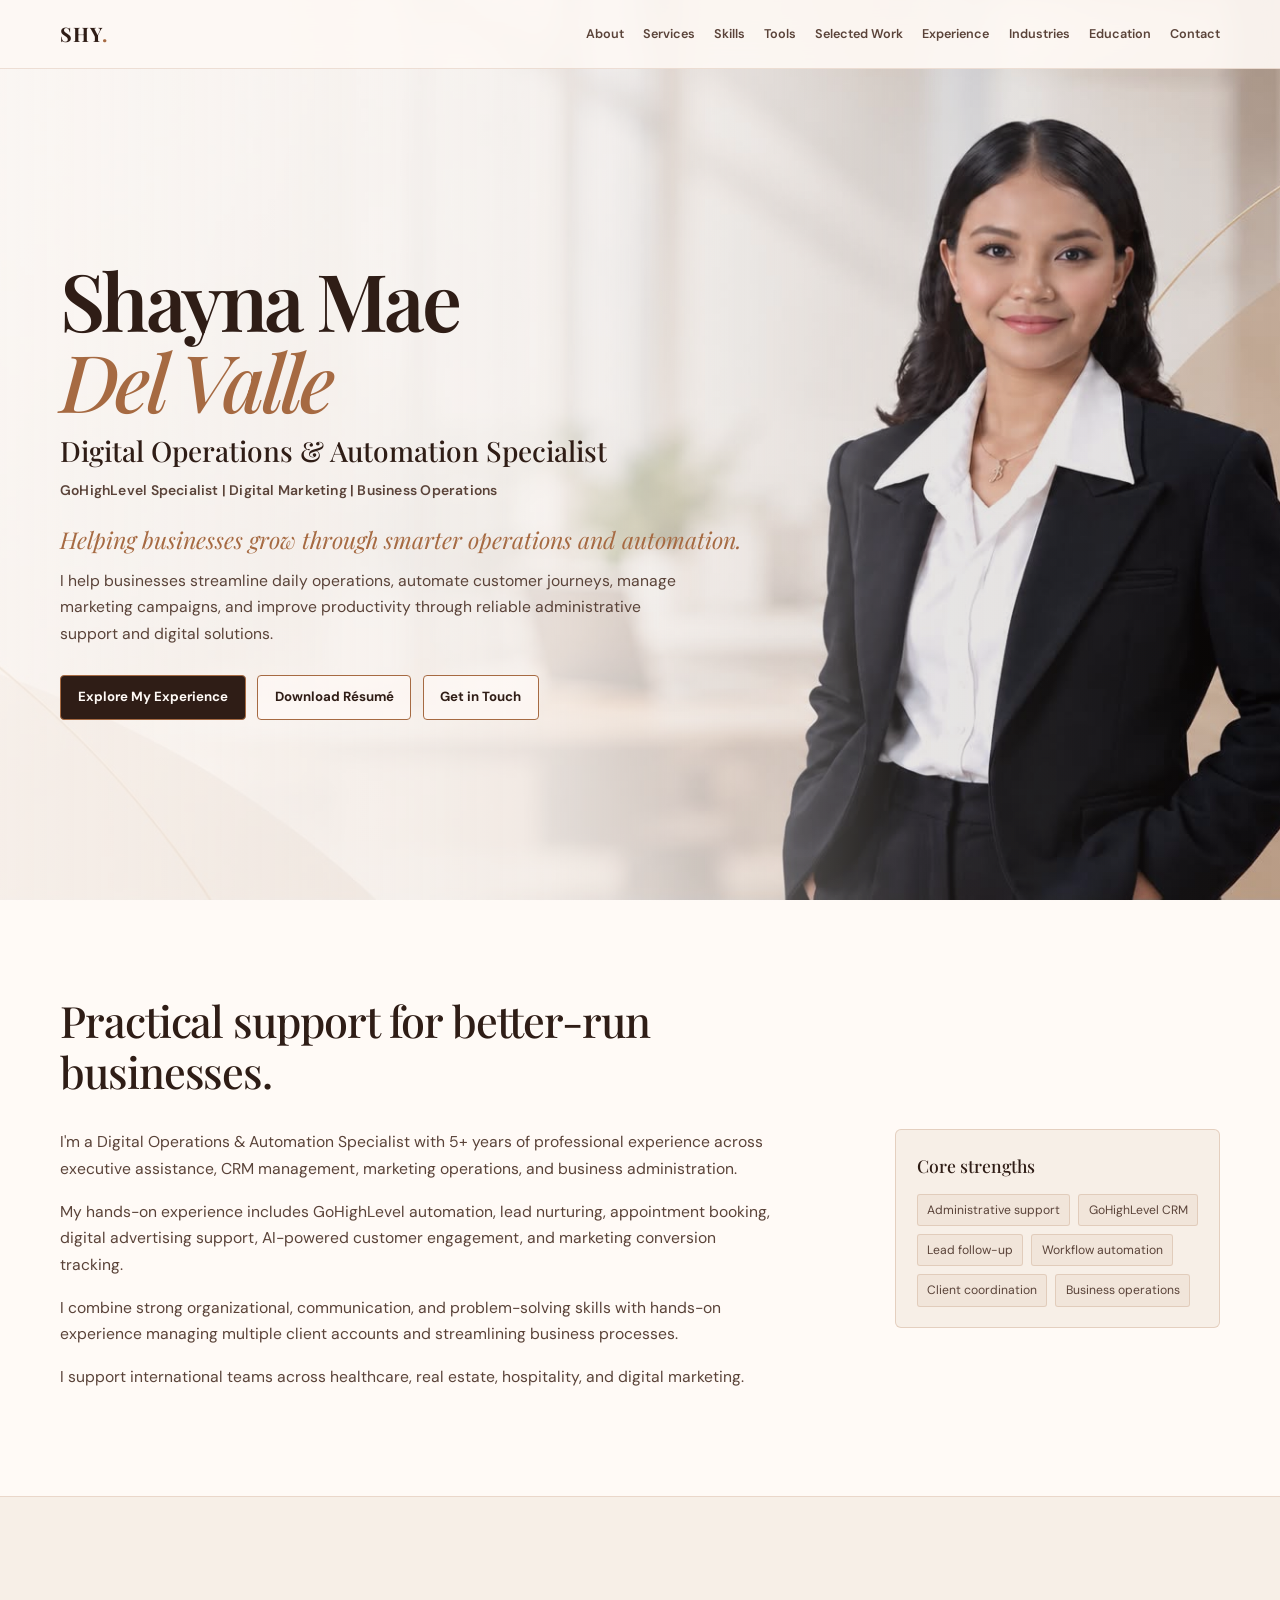
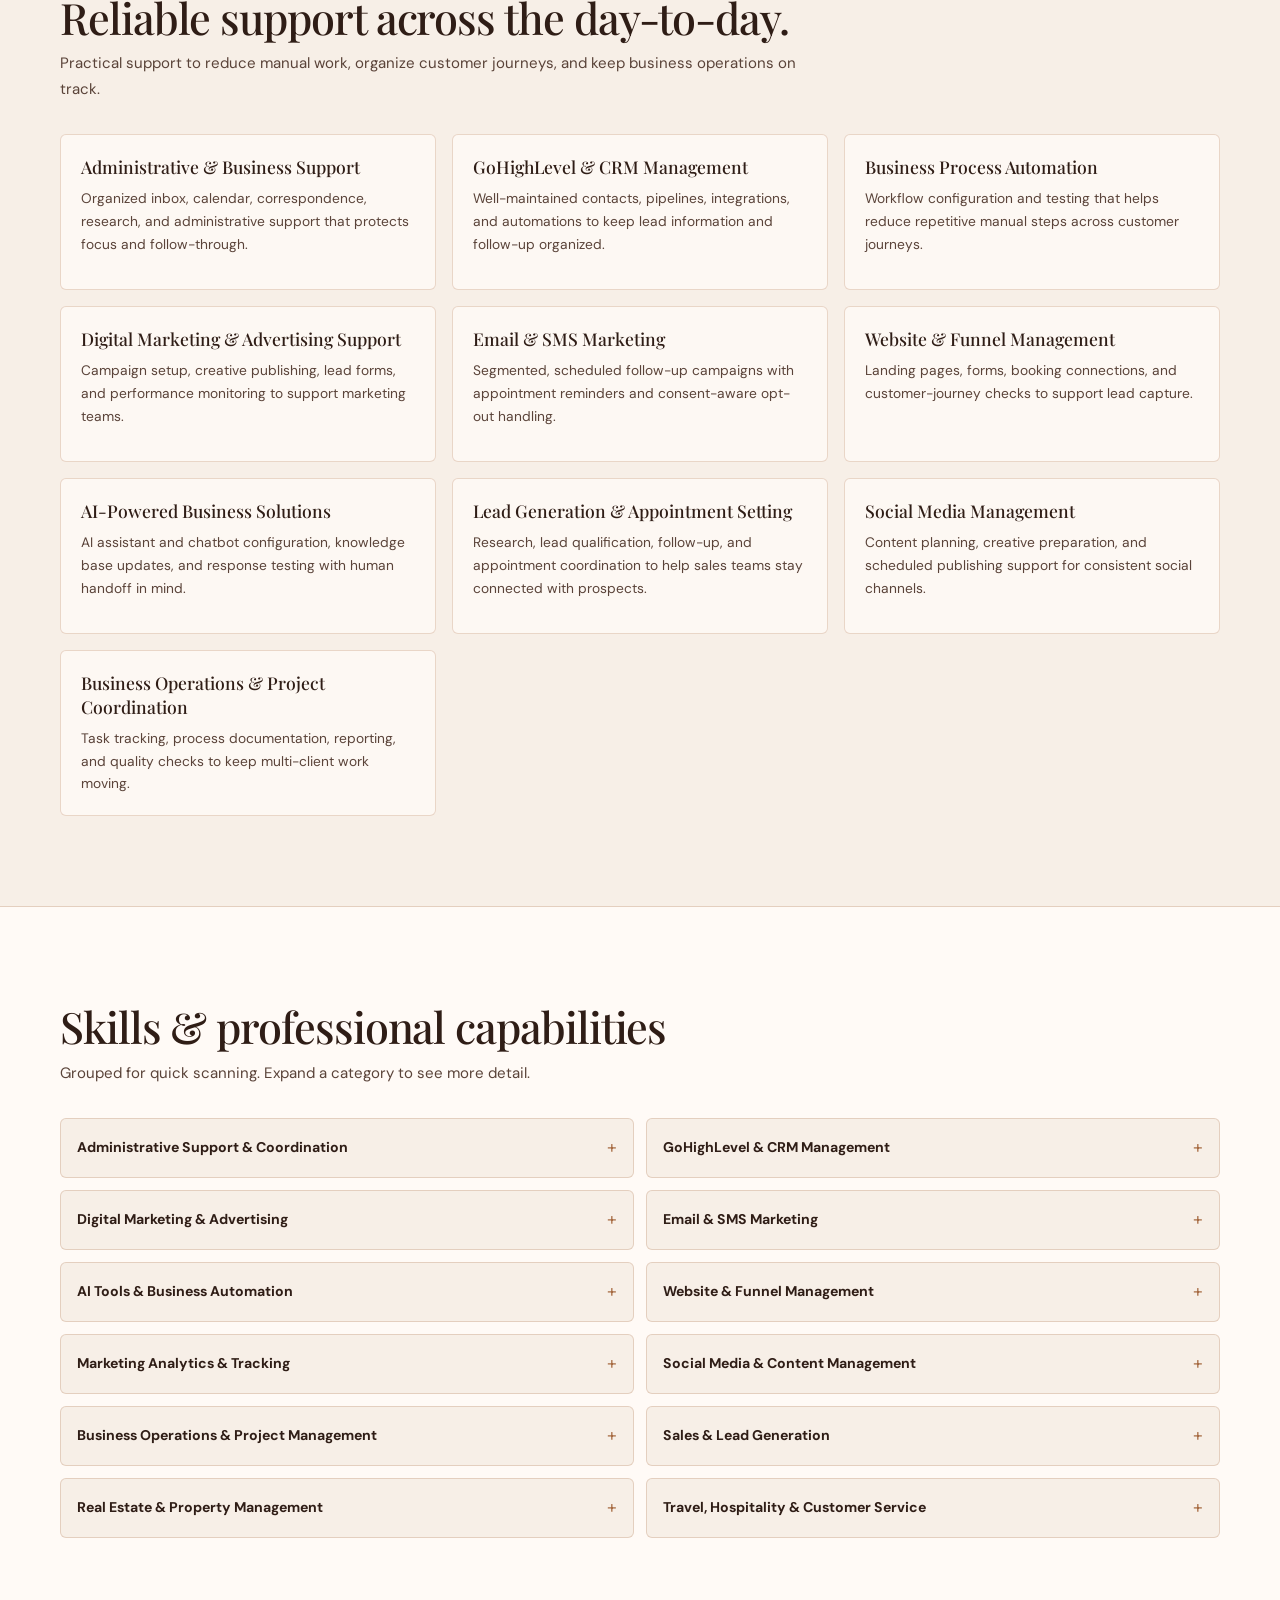
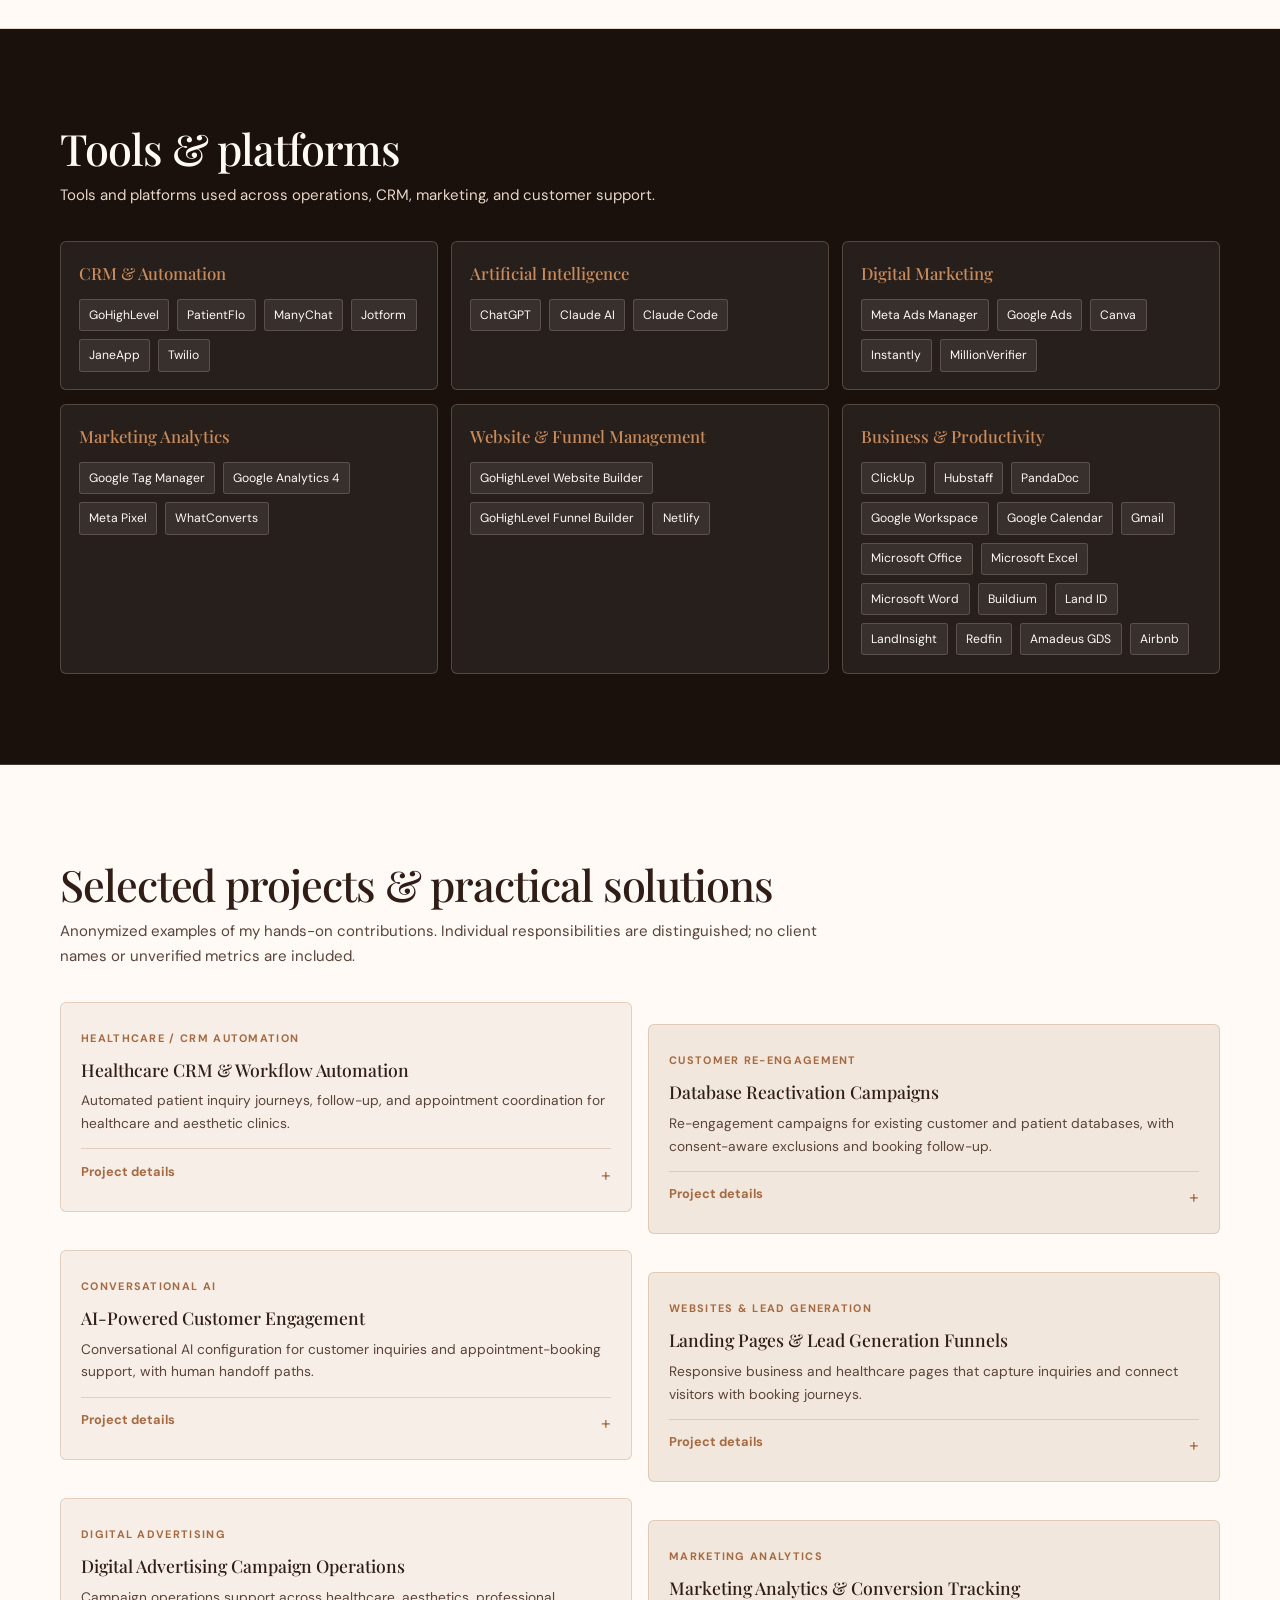
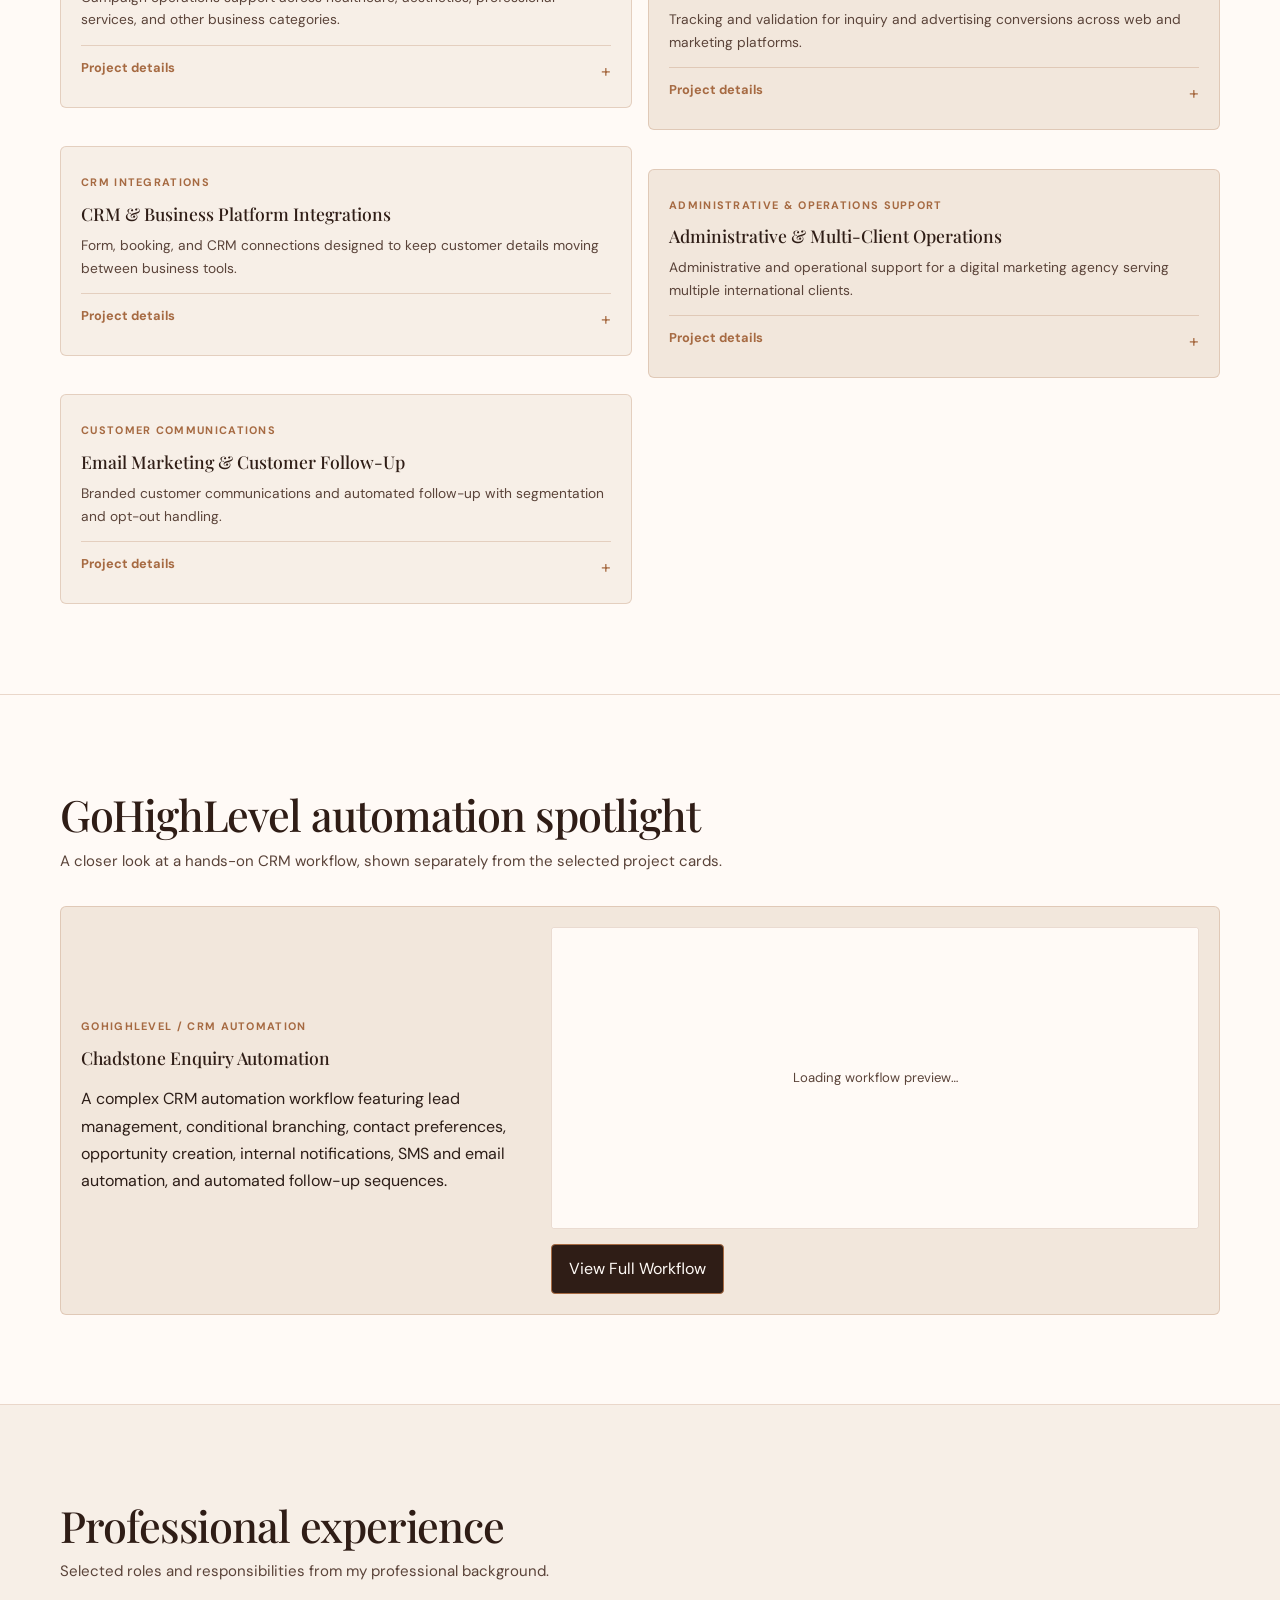
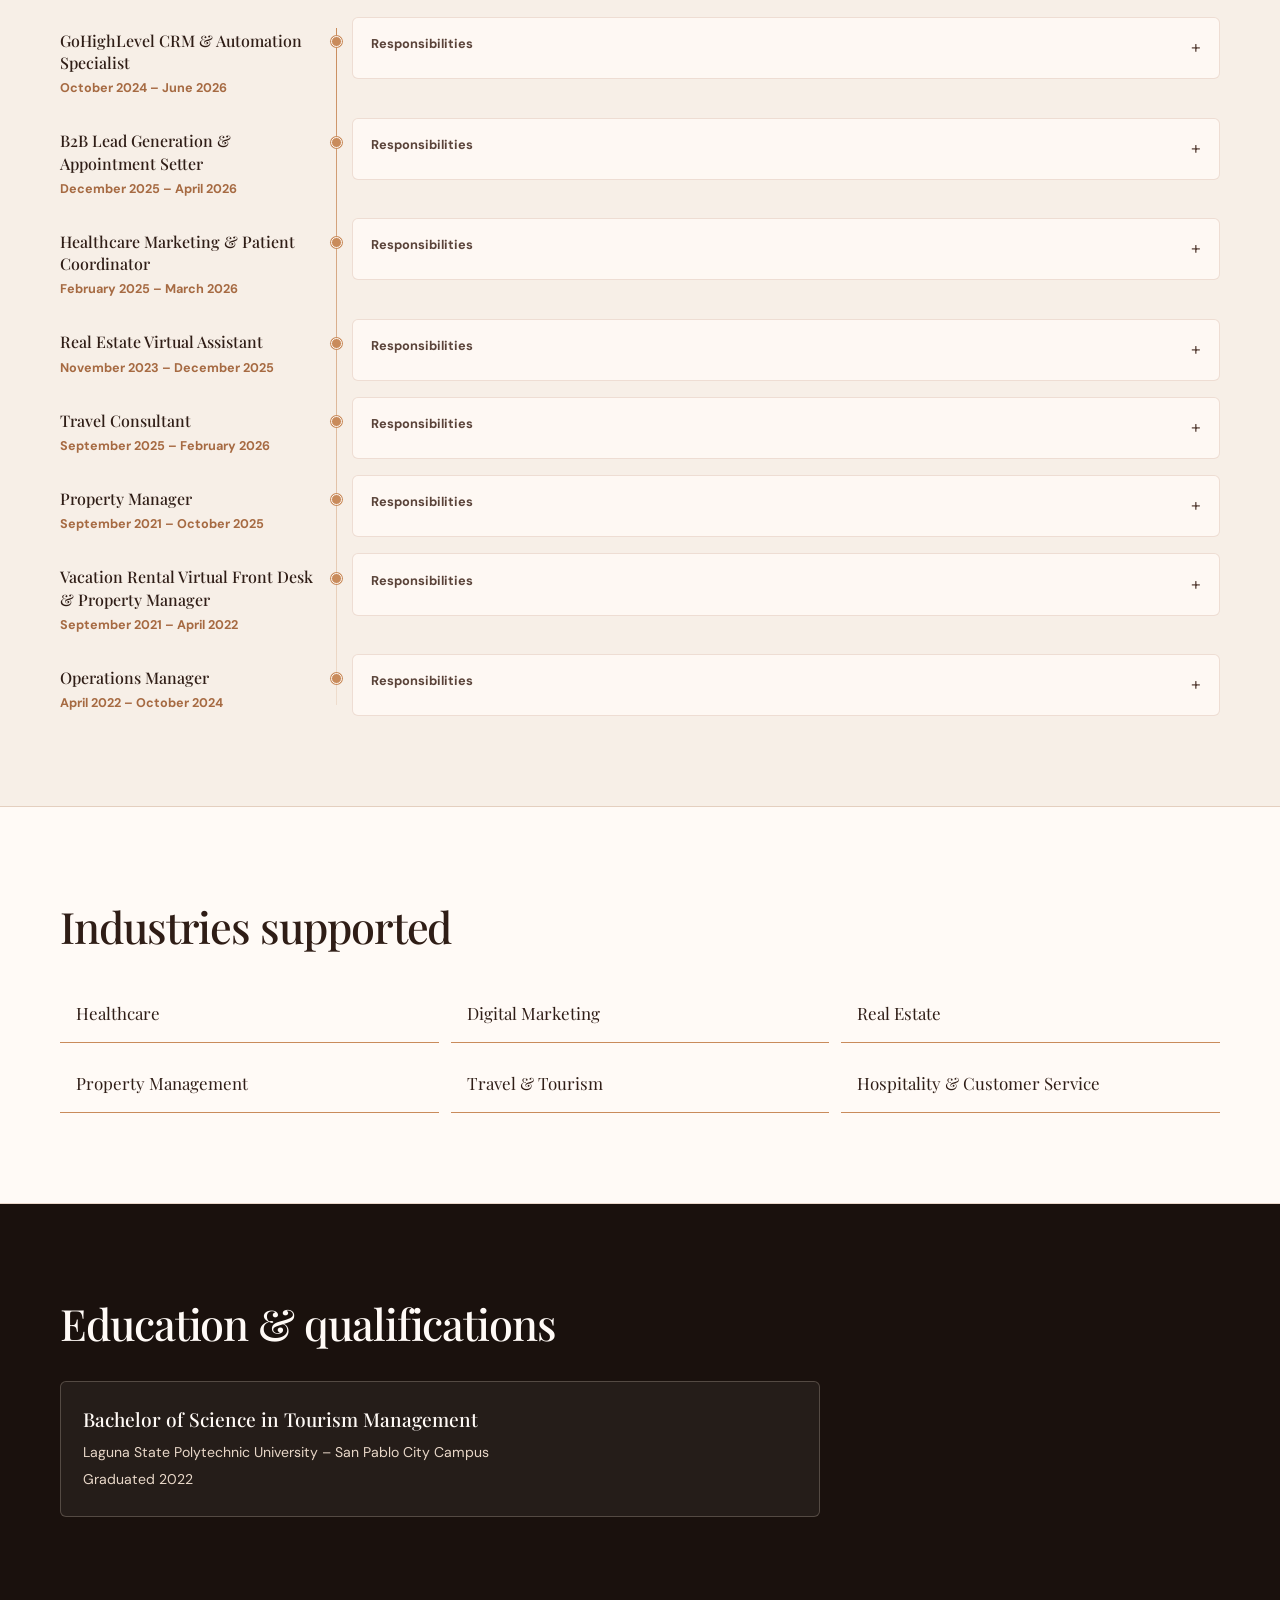
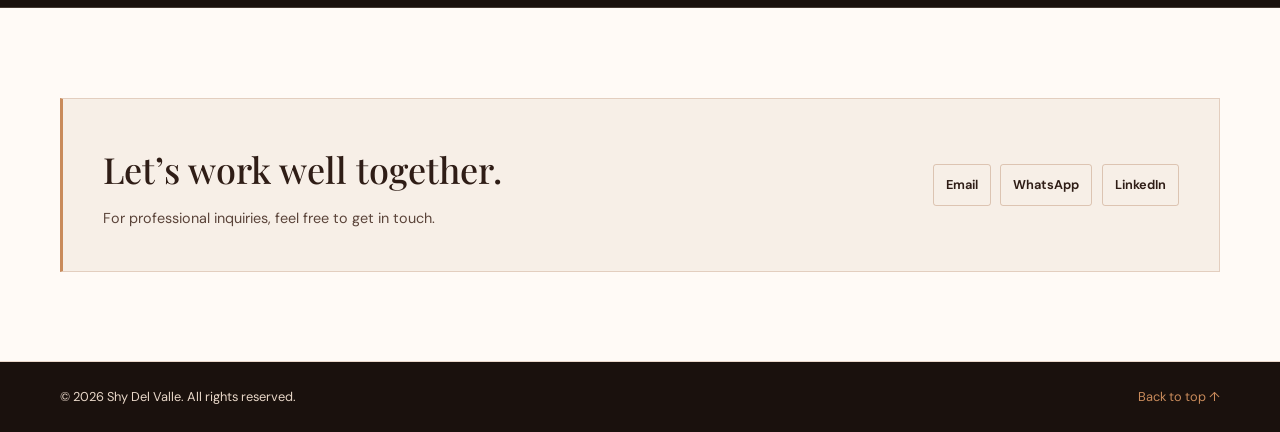
<file: about.html>
<!DOCTYPE html>
<html lang="en">
<head>
    <meta charset="UTF-8">
    <meta name="viewport" content="width=device-width, initial-scale=1.0">
    <title>About - Shayna Mae E. Del Valle</title>
    <meta http-equiv="refresh" content="0; url=index.html?from=about">
    <script>window.location.replace('index.html?from=about&t=' + Date.now());</script>
    <link rel="stylesheet" href="home.css">
    <link rel="stylesheet" href="https://cdnjs.cloudflare.com/ajax/libs/font-awesome/6.4.0/css/all.min.css">
</head>
<body>
    <!-- Background Pattern -->
    <div class="background-pattern"></div>

    <!-- Navigation Bar -->
    <nav class="navbar">
        <div class="nav-container">
            <div class="nav-logo">
                <i class="fas fa-briefcase"></i> Shayna Mae Del Valle
            </div>
            <ul class="nav-menu">
                <li><a href="index.html" class="nav-link">Home</a></li>
                <li><a href="about.html" class="nav-link active">About</a></li>
                <li><a href="skills.html" class="nav-link">Skills</a></li>
                <li><a href="education.html" class="nav-link">Education</a></li>
                <li><a href="work.html" class="nav-link">Work</a></li>
                <li><a href="experience.html" class="nav-link">Experience</a></li>
                <li><a href="contact.html" class="nav-link">Contact</a></li>
            </ul>
        </div>
    </nav>

    <!-- ===== ABOUT SECTION ===== -->
    <section class="about page-section">
        <div class="container">
            <div class="section-header">
                <h2>About Me</h2>
                <p class="section-subtitle">Professional Background & Expertise</p>
            </div>

            <div class="about-content">
                <div class="about-text">
                    <p class="about-intro">
                        Digital Operations &amp; Automation Specialist with <strong>5+ years of professional experience</strong> across executive assistance, CRM management, marketing operations, and business administration. Experienced in GoHighLevel automation, lead nurturing, appointment booking, digital advertising support, AI-powered customer engagement, and marketing conversion tracking.
                    </p>
                    
                    <div class="about-details">
                        <h3>Industries & Experience</h3>
                        <ul class="industries-list">
                            <li><i class="fas fa-check"></i> Healthcare</li>
                            <li><i class="fas fa-check"></i> Real Estate</li>
                            <li><i class="fas fa-check"></i> Marketing</li>
                            <li><i class="fas fa-check"></i> Property Management</li>
                            <li><i class="fas fa-check"></i> Travel & Tourism</li>
                        </ul>

                        <h3>Core Strengths</h3>
                        <ul class="strengths-list">
                            <li><i class="fas fa-star"></i> Administrative Support & Organization</li>
                            <li><i class="fas fa-star"></i> Lead Generation & Appointment Setting</li>
                            <li><i class="fas fa-star"></i> CRM Management & Database Administration</li>
                            <li><i class="fas fa-star"></i> Workflow Automation & Process Optimization</li>
                            <li><i class="fas fa-star"></i> Customer Service & Client Coordination</li>
                            <li><i class="fas fa-star"></i> Project Management & Timelines</li>
                        </ul>
                    </div>

                    <p class="about-closing">
                        Skilled at managing multiple projects simultaneously, maintaining accurate records, and providing exceptional client support in fast-paced remote environments. I'm dedicated to helping businesses streamline operations and achieve their goals.
                    </p>
                </div>
            </div>
        </div>
    </section>

    <script>
        // Set active nav link based on current page
        function setActiveNav() {
            const currentPage = window.location.pathname.split('/').pop();
            document.querySelectorAll('.nav-link').forEach(link => {
                link.classList.remove('active');
                if (link.getAttribute('href') === currentPage) {
                    link.classList.add('active');
                }
            });
        }
        setActiveNav();
    </script>
</body>
</html>
</file>
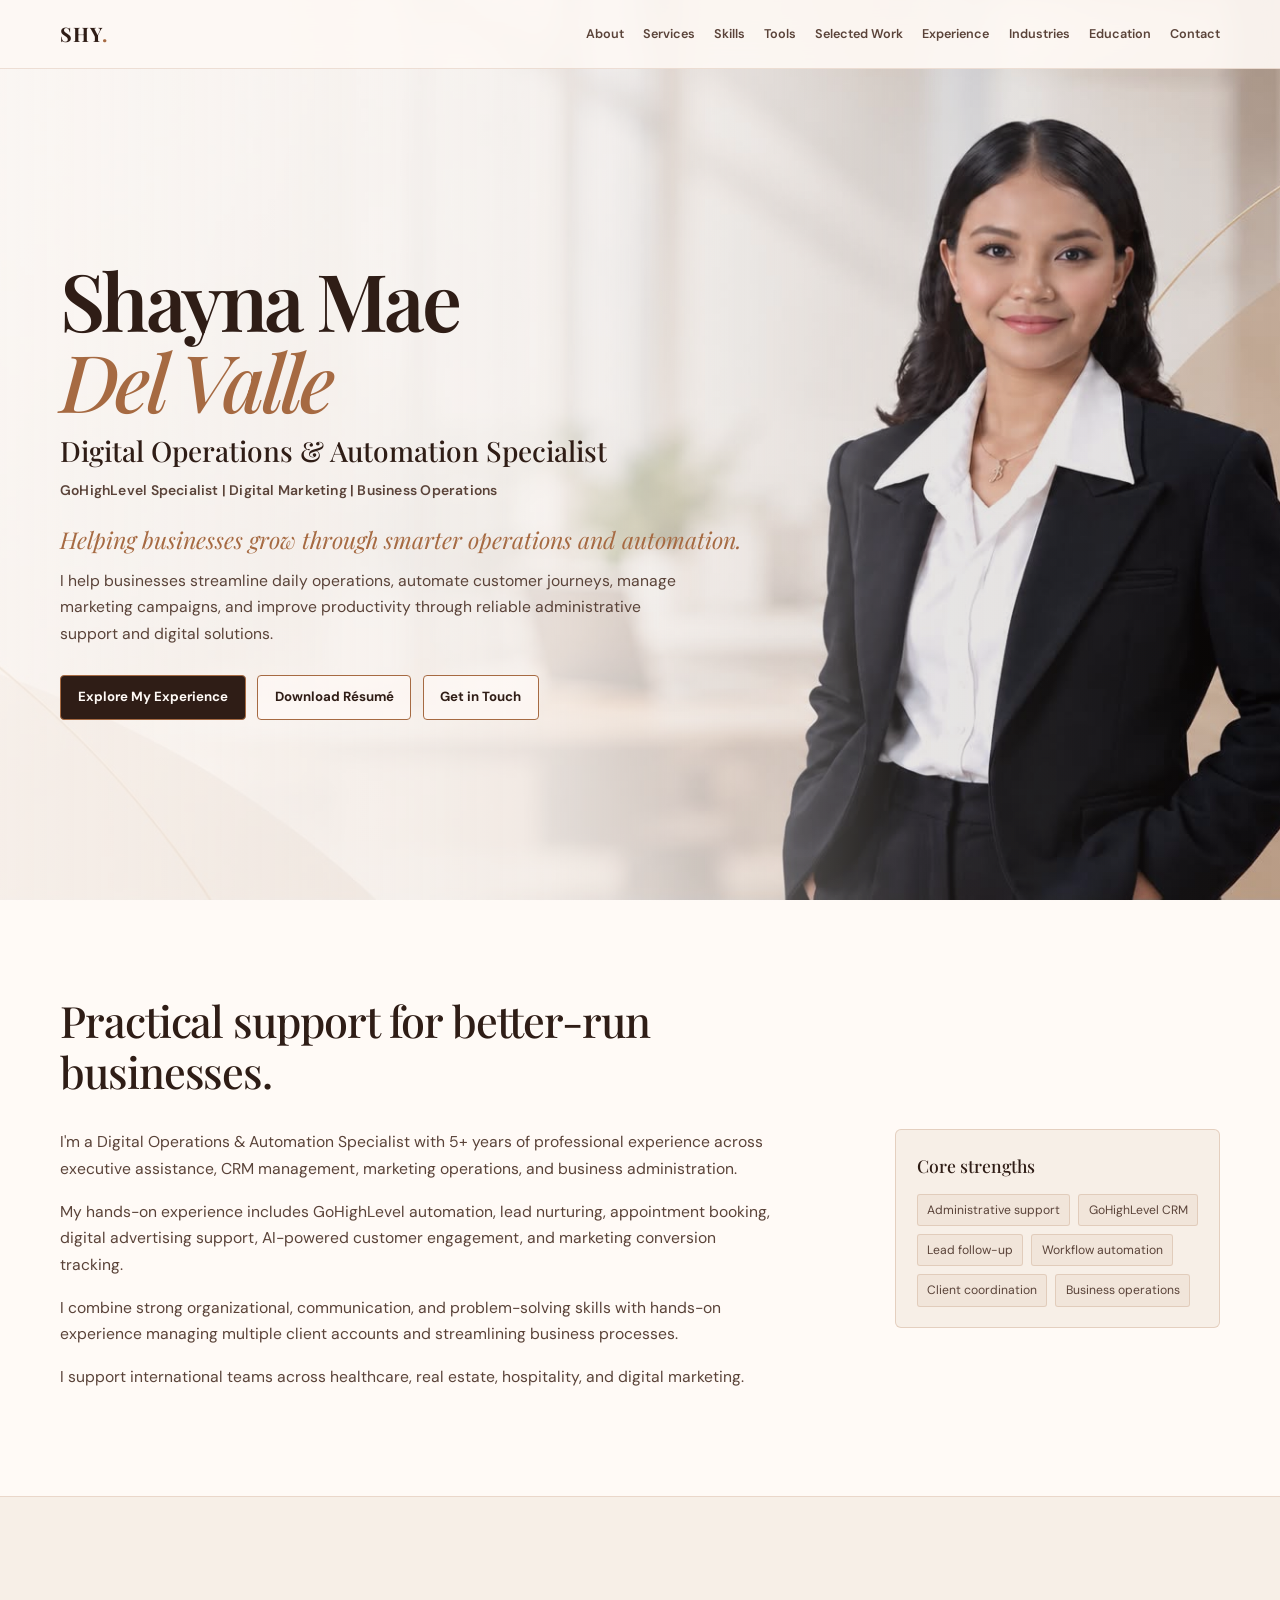
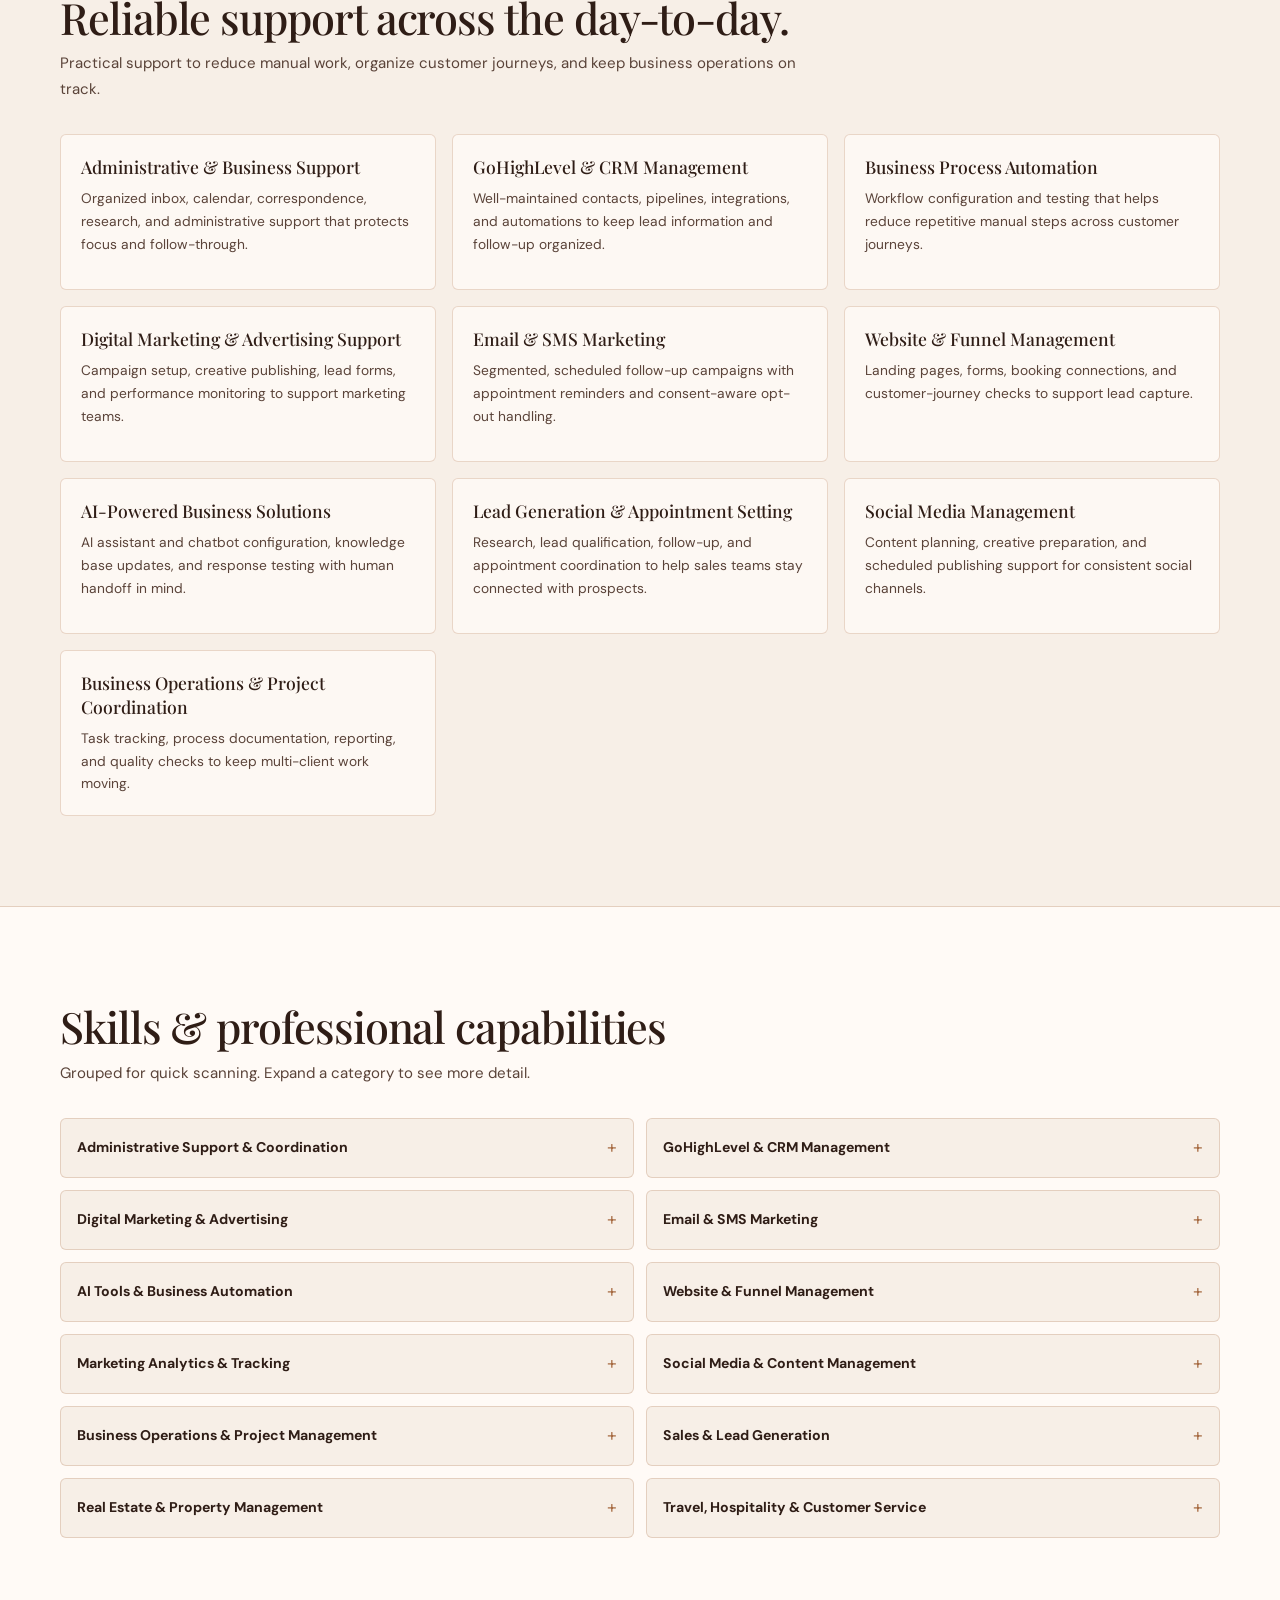
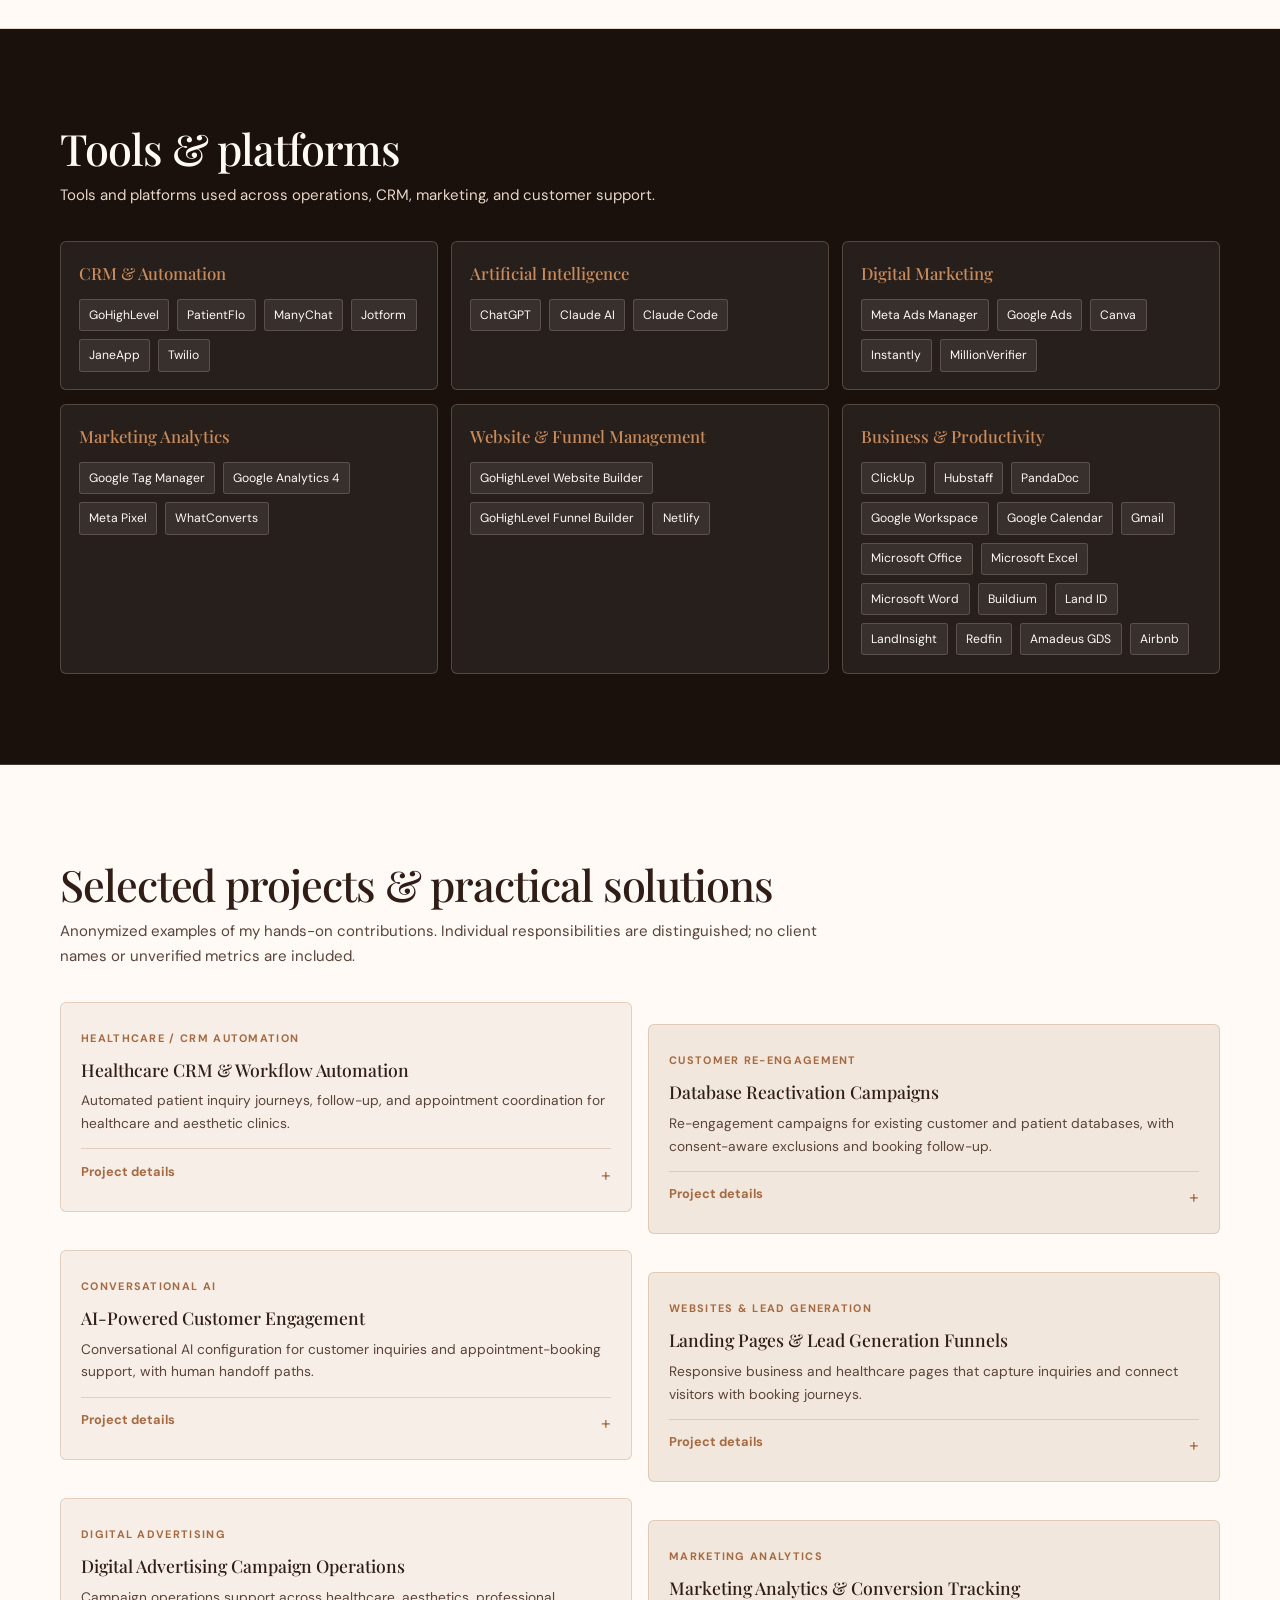
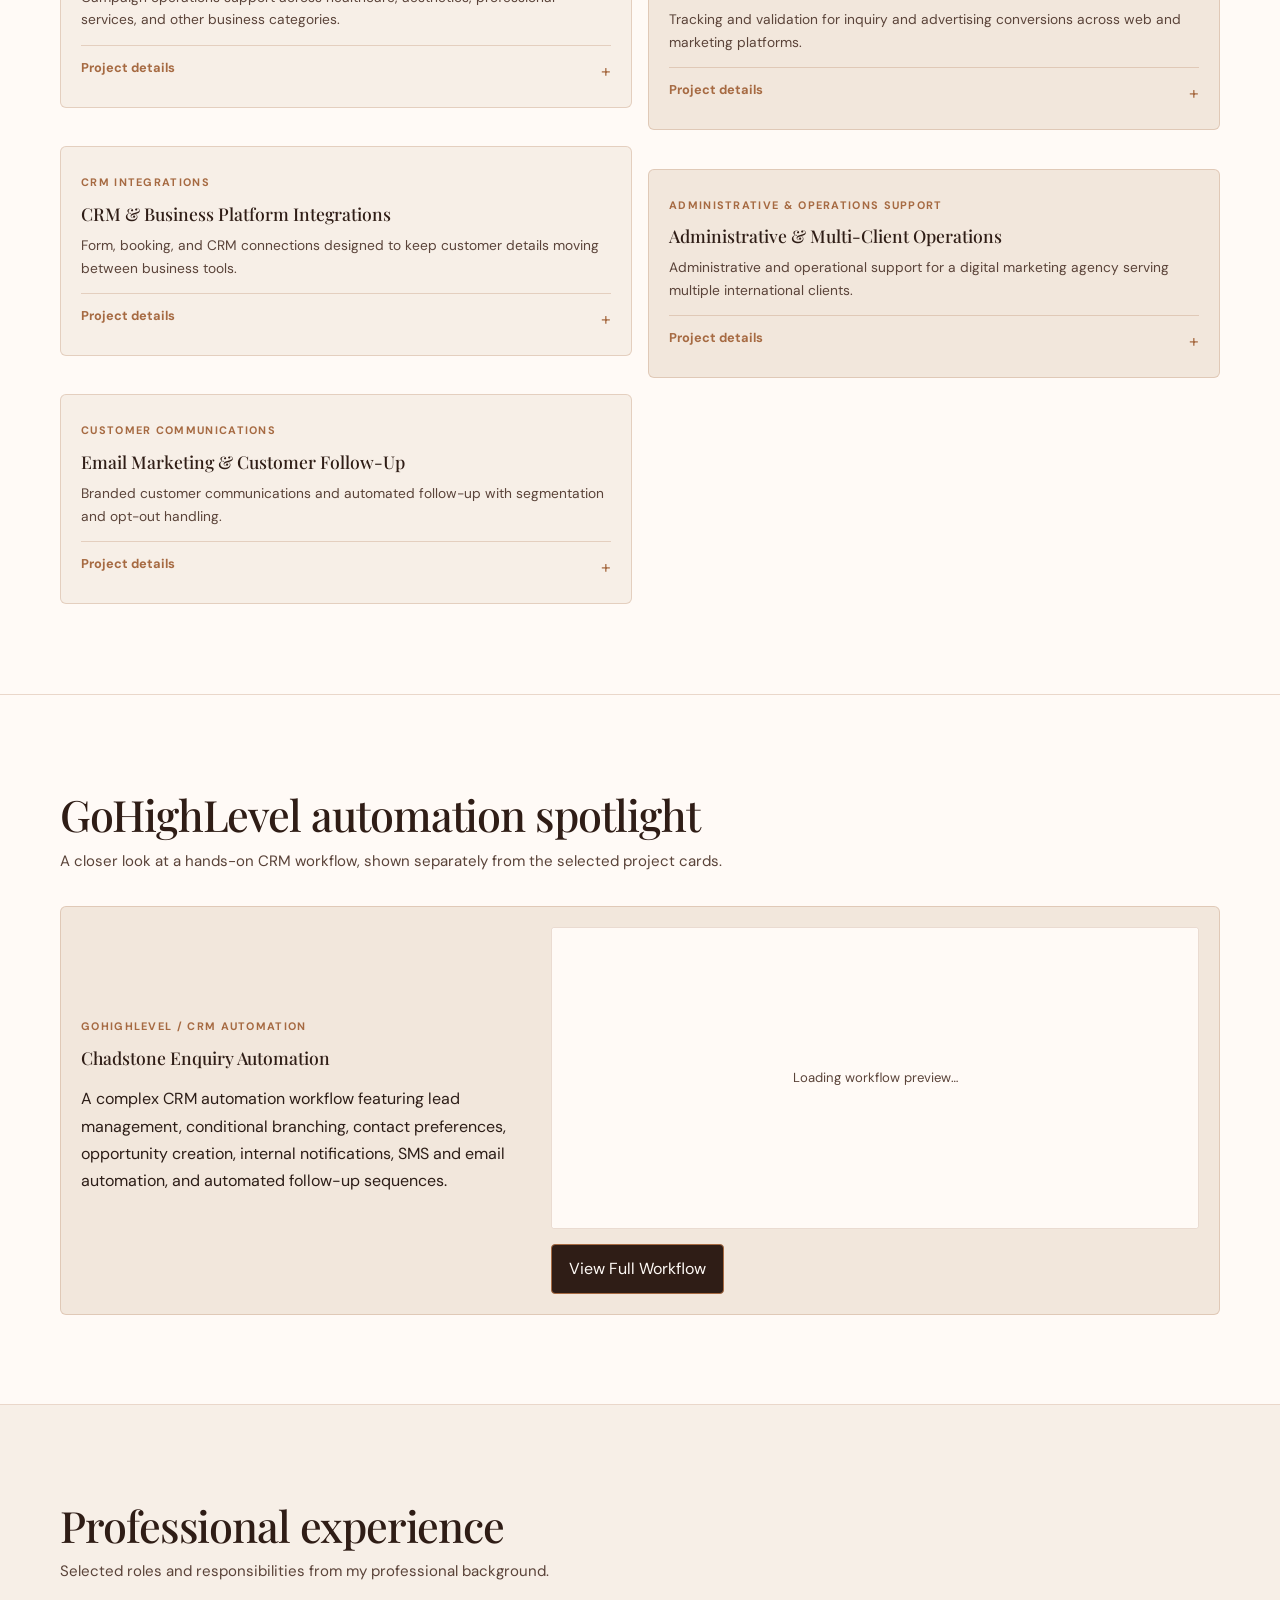
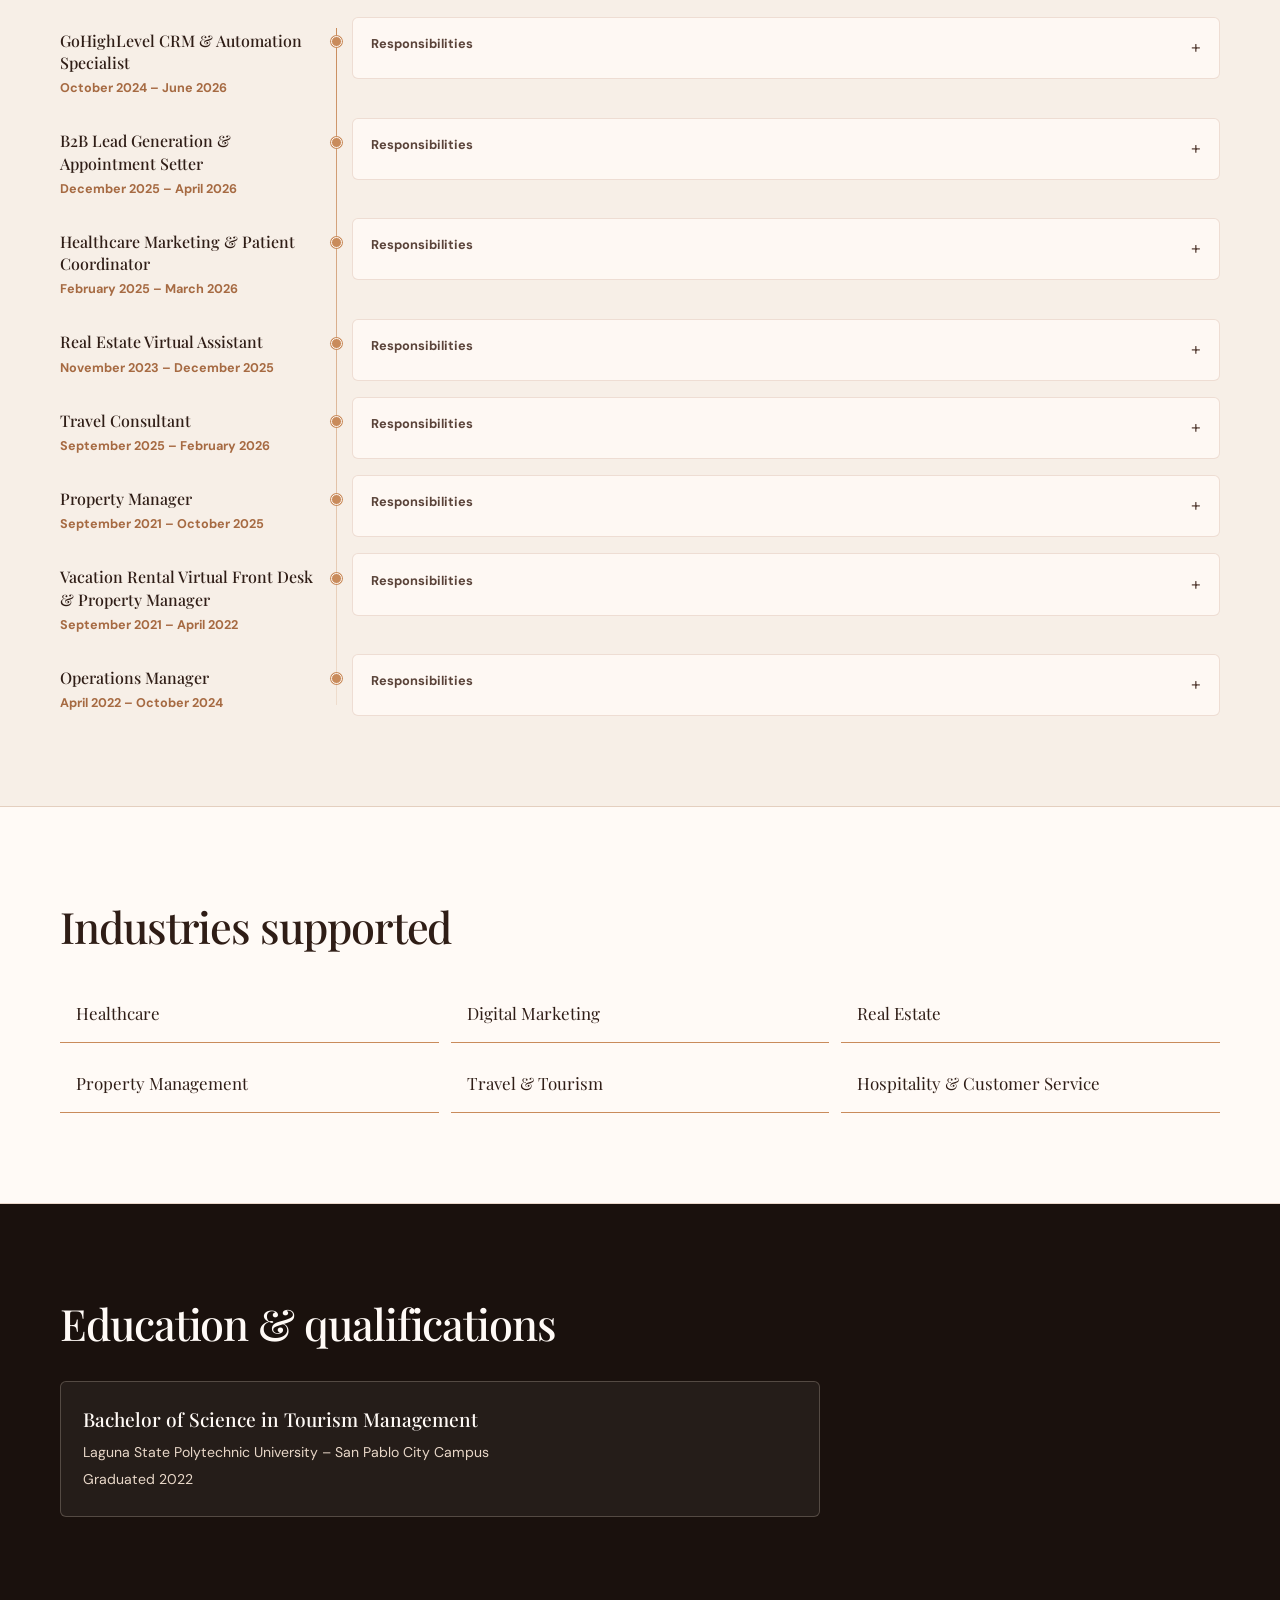
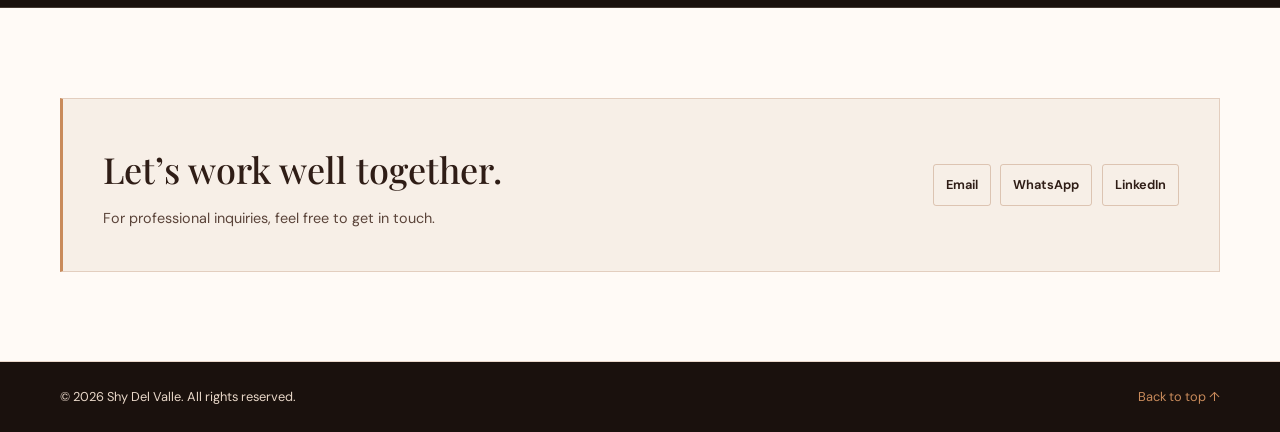
<file: contact.html>
<!DOCTYPE html>
<html lang="en">
<head>
    <meta charset="UTF-8">
    <meta name="viewport" content="width=device-width, initial-scale=1.0">
    <title>Contact - Shayna Mae E. Del Valle</title>
    <meta http-equiv="refresh" content="0; url=index.html?from=contact">
    <script>window.location.replace('index.html?from=contact&t=' + Date.now());</script>
    <link rel="stylesheet" href="home.css">
    <link rel="stylesheet" href="https://cdnjs.cloudflare.com/ajax/libs/font-awesome/6.4.0/css/all.min.css">
</head>
<body>
    <!-- Background Pattern -->
    <div class="background-pattern"></div>

    <!-- Navigation Bar -->
    <nav class="navbar">
        <div class="nav-container">
            <div class="nav-logo">
                <i class="fas fa-briefcase"></i> Shayna Mae Del Valle
            </div>
            <ul class="nav-menu">
                <li><a href="index.html" class="nav-link">Home</a></li>
                <li><a href="about.html" class="nav-link">About</a></li>
                <li><a href="skills.html" class="nav-link">Skills</a></li>
                <li><a href="education.html" class="nav-link">Education</a></li>
                <li><a href="work.html" class="nav-link">Work</a></li>
                <li><a href="experience.html" class="nav-link">Experience</a></li>
                <li><a href="contact.html" class="nav-link active">Contact</a></li>
            </ul>
        </div>
    </nav>

    <!-- ===== CONTACT SECTION ===== -->
    <section class="contact page-section">
        <div class="container">
            <div class="section-header">
                <h2>Get In Touch</h2>
                <p class="section-subtitle">Let's Work Together</p>
            </div>

            <div class="contact-content">
                <div class="contact-info">
                    <div class="contact-item">
                        <div class="contact-icon">
                            <i class="fas fa-envelope"></i>
                        </div>
                        <div class="contact-details">
                            <h3>Email</h3>
                            <a href="mailto:delvalleshaynamae@gmail.com">delvalleshaynamae@gmail.com</a>
                        </div>
                    </div>

                    <div class="contact-item">
                        <div class="contact-icon">
                            <i class="fab fa-whatsapp"></i>
                        </div>
                        <div class="contact-details">
                            <h3>WhatsApp</h3>
                            <a href="https://wa.me/639353333306" target="_blank" rel="noopener noreferrer">WhatsApp</a>
                        </div>
                    </div>

                    <div class="contact-item">
                        <div class="contact-icon">
                            <i class="fas fa-map-marker-alt"></i>
                        </div>
                        <div class="contact-details">
                            <h3>Location</h3>
                            <p>Santa Maria, Bulacan, Philippines 3022</p>
                        </div>
                    </div>
                </div>

                <div class="contact-form">
                    <h3>Send me a Message</h3>
                    <form>
                        <div class="form-group">
                            <input type="text" placeholder="Your Name" required>
                        </div>
                        <div class="form-group">
                            <input type="email" placeholder="Your Email" required>
                        </div>
                        <div class="form-group">
                            <textarea placeholder="Your Message" rows="5" required></textarea>
                        </div>
                        <button type="submit" class="btn-submit">Send Message</button>
                    </form>
                </div>
            </div>
        </div>
    </section>

    <script>
        // Set active nav link based on current page
        function setActiveNav() {
            const currentPage = window.location.pathname.split('/').pop();
            document.querySelectorAll('.nav-link').forEach(link => {
                link.classList.remove('active');
                if (link.getAttribute('href') === currentPage) {
                    link.classList.add('active');
                }
            });
        }
        setActiveNav();
    </script>
</body>
</html>
</file>
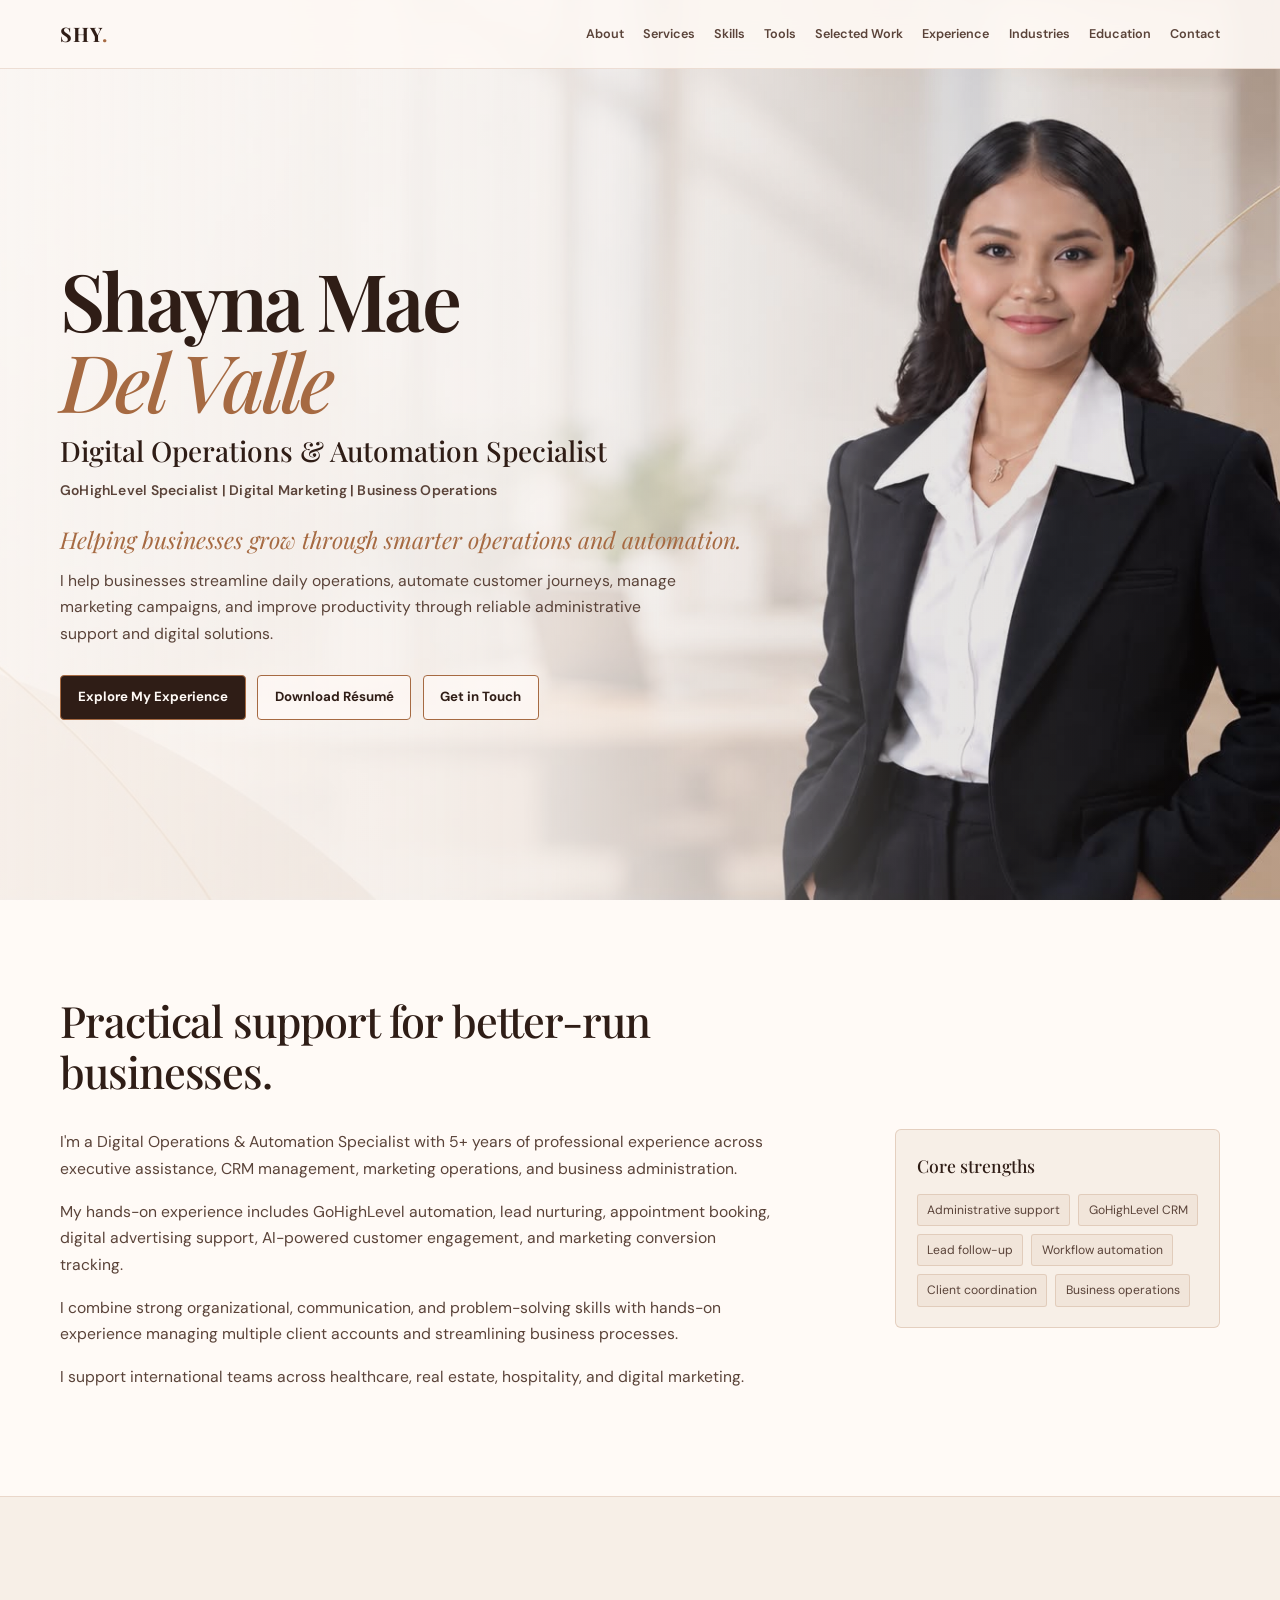
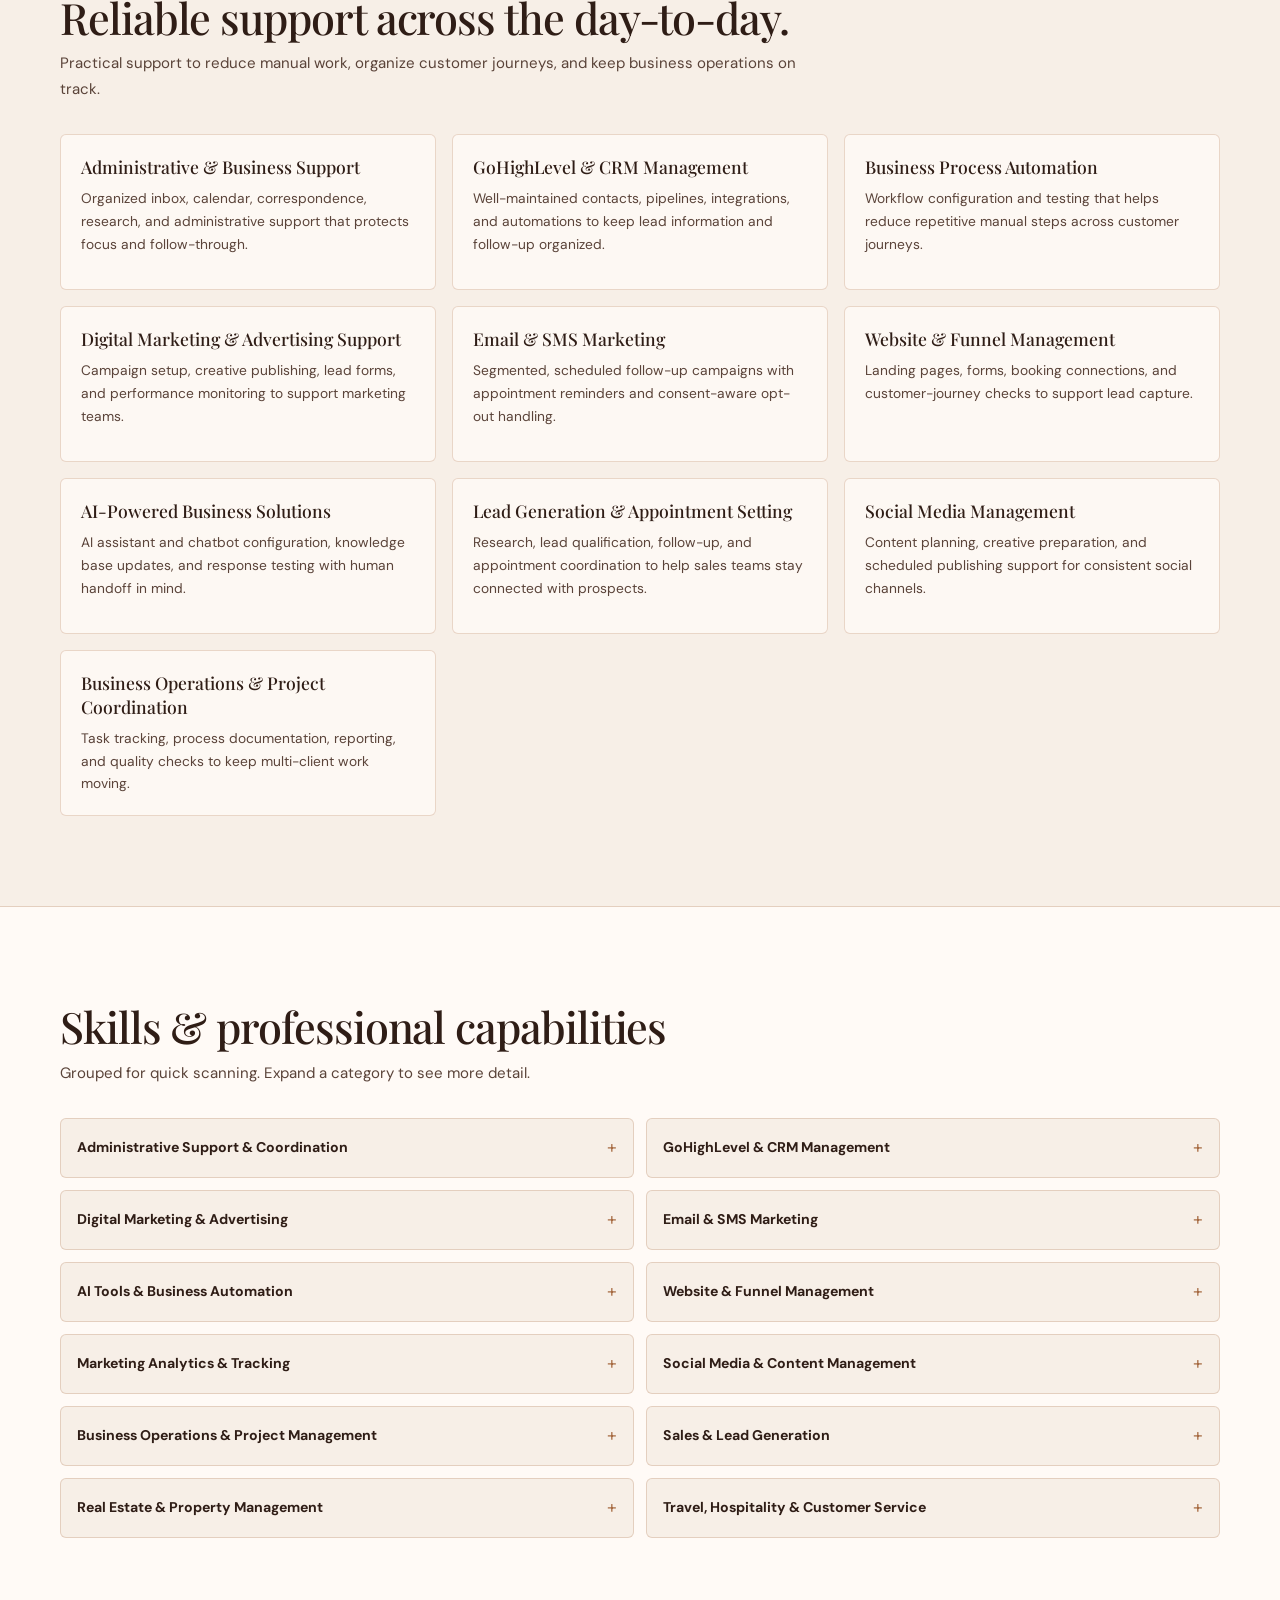
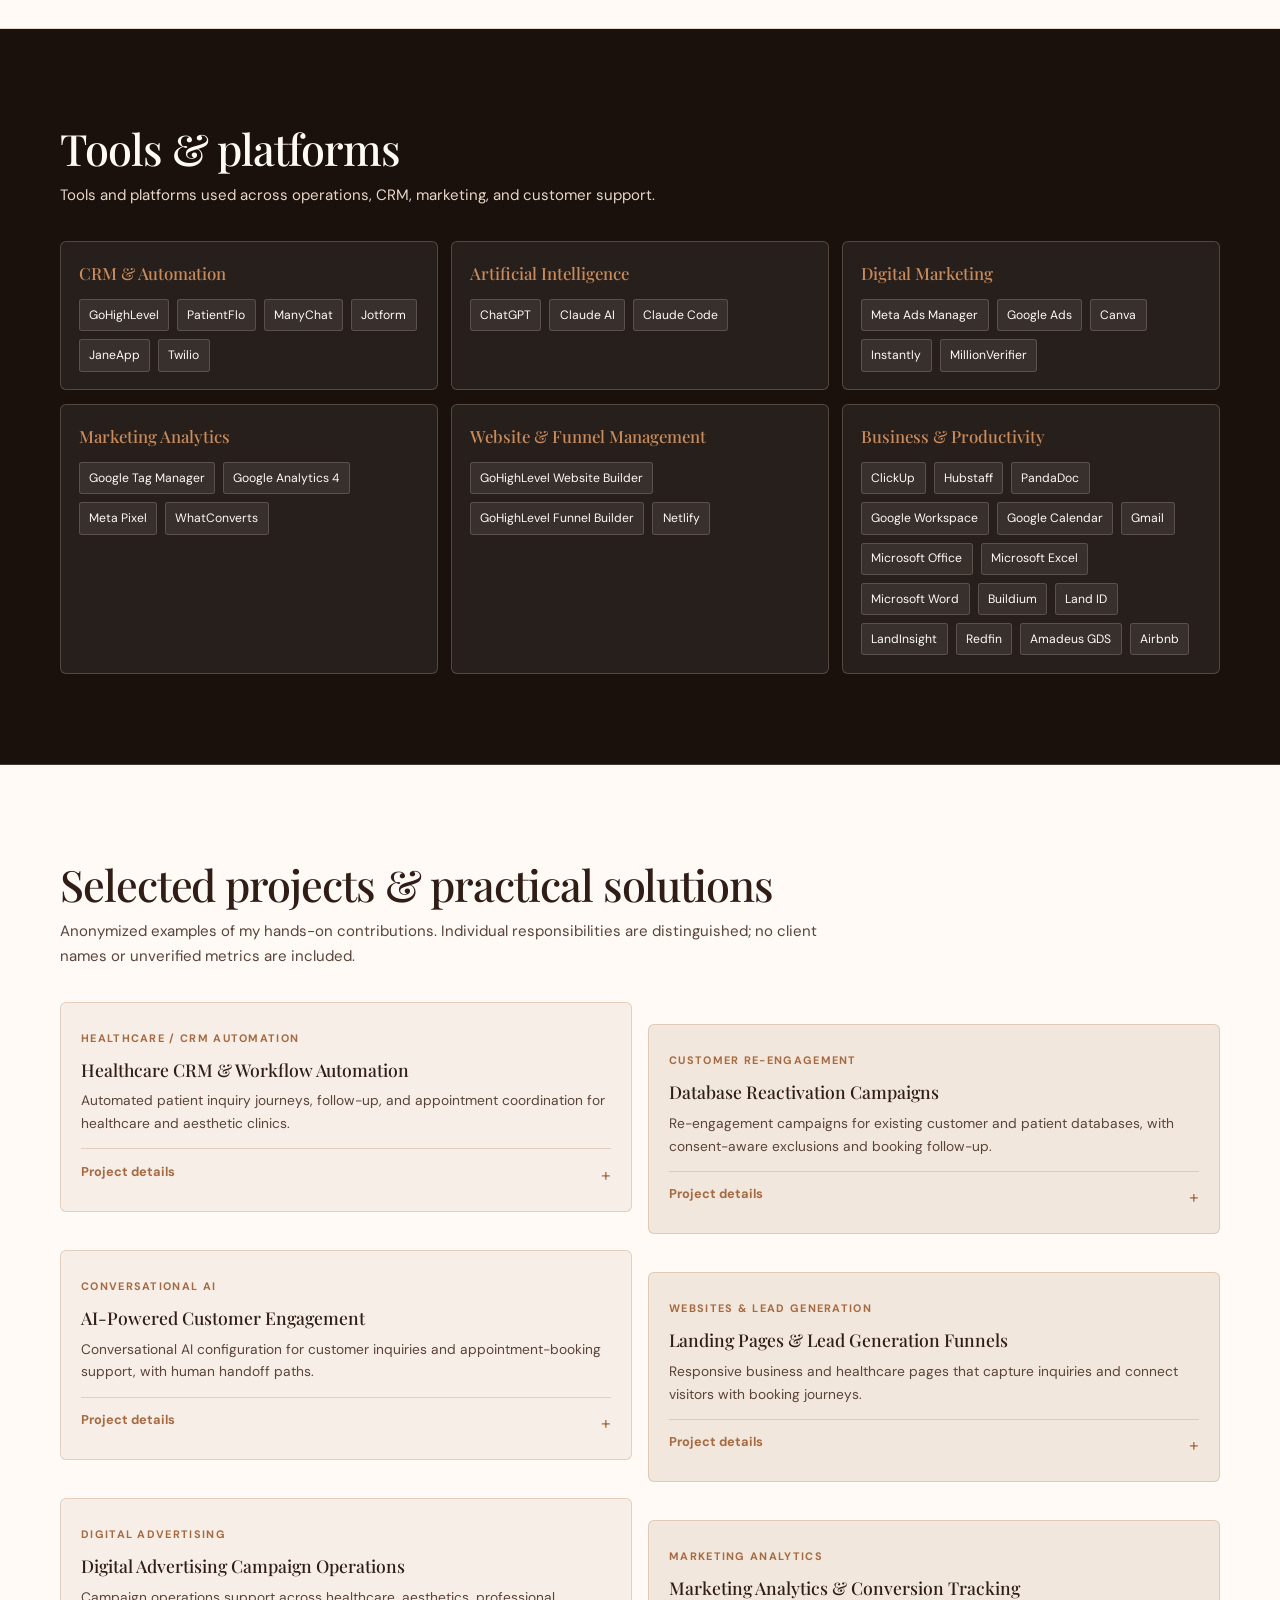
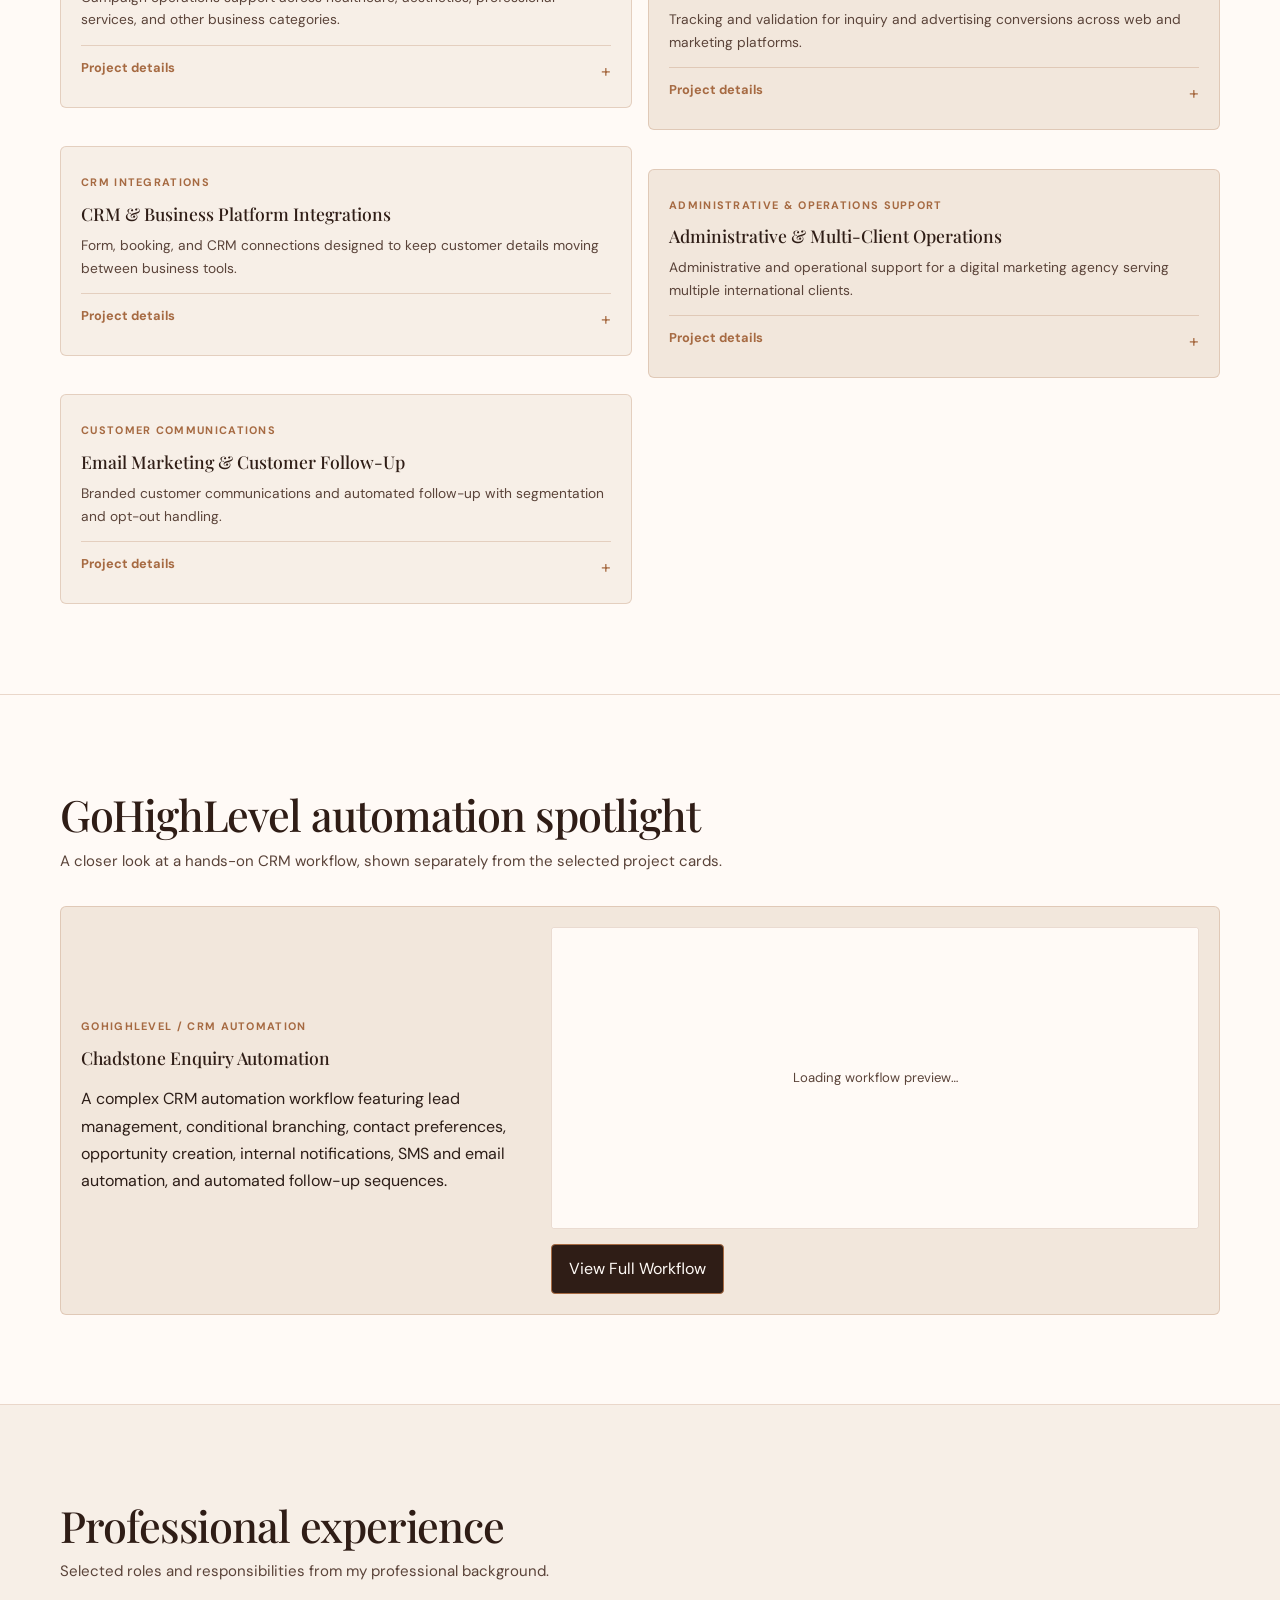
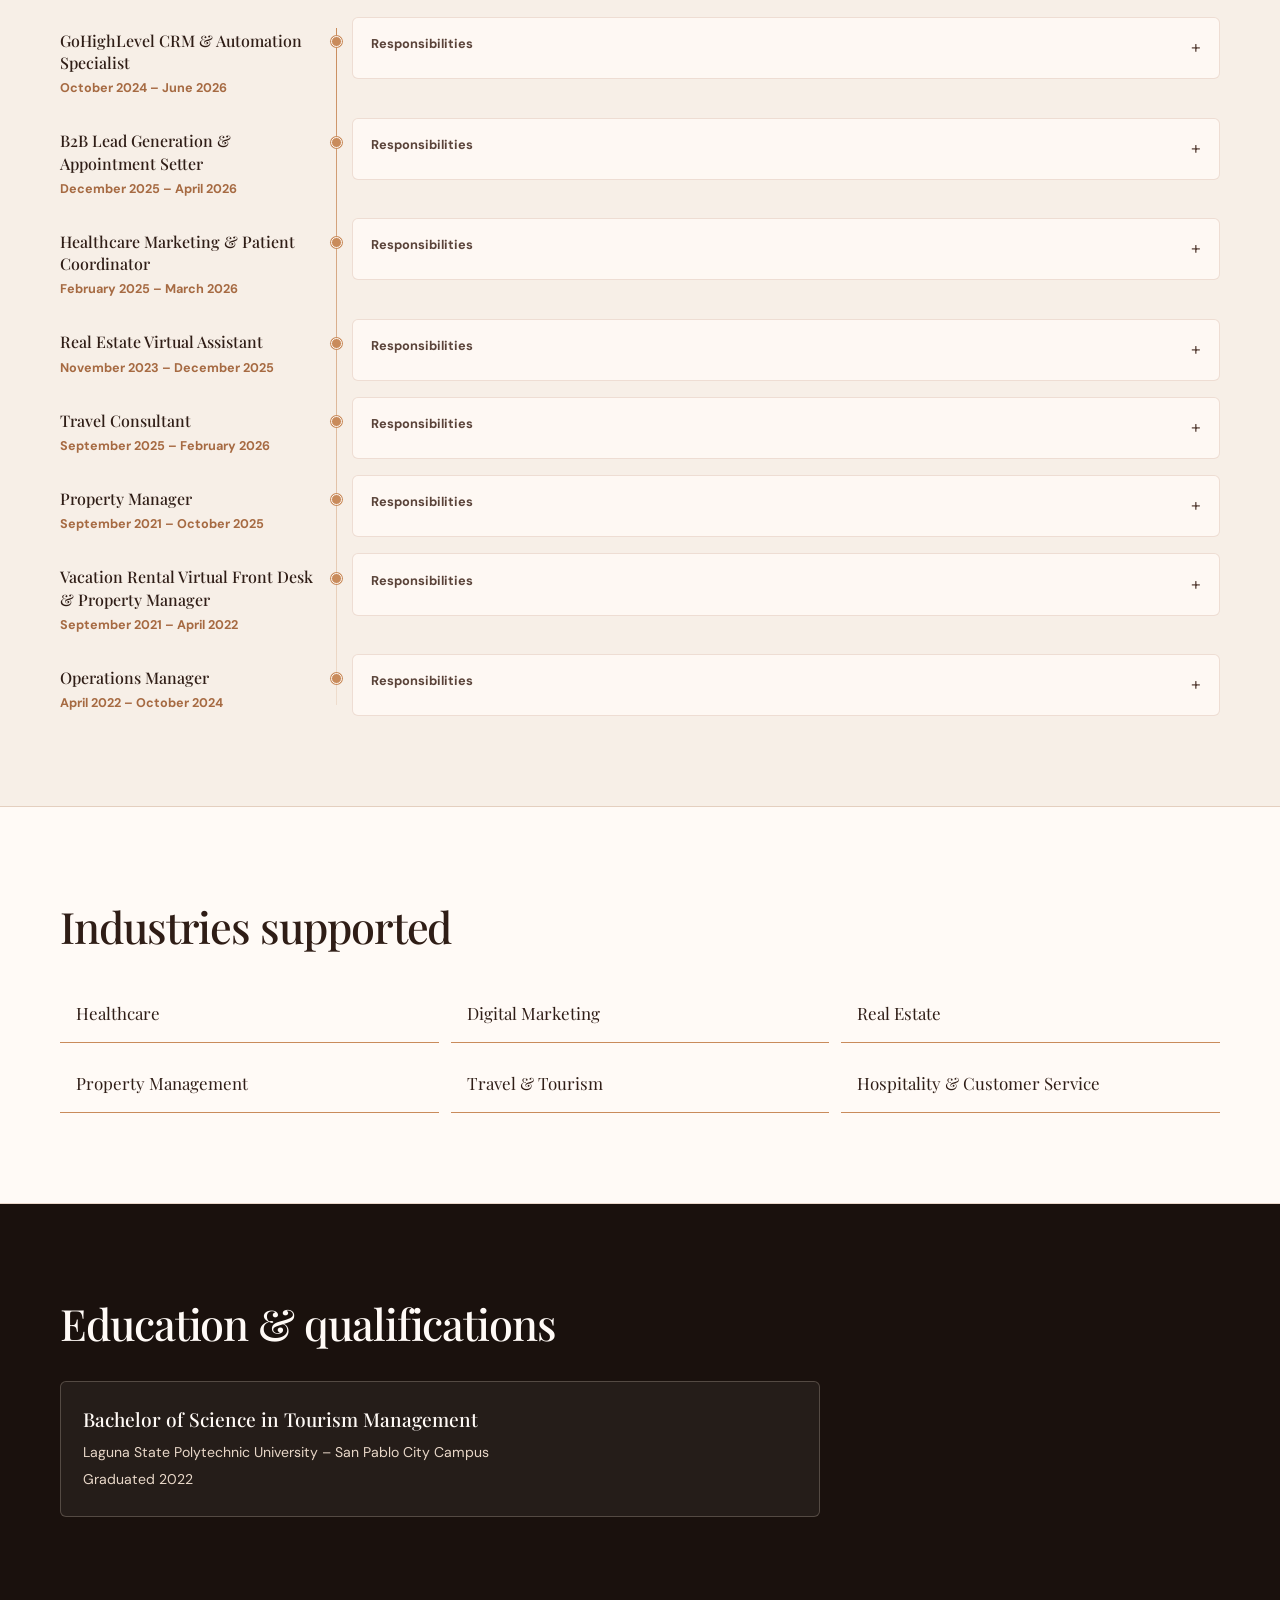
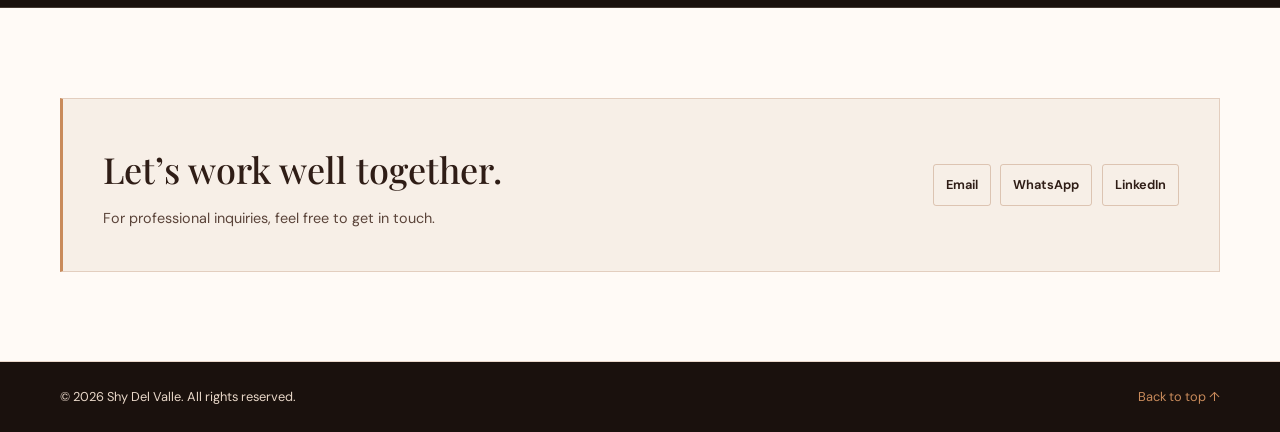
<file: education.html>
<!DOCTYPE html>
<html lang="en">
<head>
    <meta charset="UTF-8">
    <meta name="viewport" content="width=device-width, initial-scale=1.0">
    <title>Education - Shayna Mae E. Del Valle</title>
    <meta http-equiv="refresh" content="0; url=index.html?from=education">
    <script>window.location.replace('index.html?from=education&t=' + Date.now());</script>
    <link rel="stylesheet" href="home.css">
    <link rel="stylesheet" href="https://cdnjs.cloudflare.com/ajax/libs/font-awesome/6.4.0/css/all.min.css">
</head>
<body>
    <!-- Background Pattern -->
    <div class="background-pattern"></div>

    <!-- Navigation Bar -->
    <nav class="navbar">
        <div class="nav-container">
            <div class="nav-logo">
                <i class="fas fa-briefcase"></i> Shayna Mae Del Valle
            </div>
            <ul class="nav-menu">
                <li><a href="index.html" class="nav-link">Home</a></li>
                <li><a href="about.html" class="nav-link">About</a></li>
                <li><a href="skills.html" class="nav-link">Skills</a></li>
                <li><a href="education.html" class="nav-link active">Education</a></li>
                <li><a href="work.html" class="nav-link">Work</a></li>
                <li><a href="experience.html" class="nav-link">Experience</a></li>
                <li><a href="contact.html" class="nav-link">Contact</a></li>
            </ul>
        </div>
    </nav>

    <!-- ===== EDUCATION SECTION ===== -->
    <section class="education page-section">
        <div class="container">
            <div class="section-header">
                <h2>Education</h2>
                <p class="section-subtitle">Academic Background</p>
            </div>

            <div class="education-content">
                <div class="education-card">
                    <div class="education-icon">
                        <i class="fas fa-graduation-cap"></i>
                    </div>
                    <div class="education-details">
                        <h3>Bachelor of Science in Tourism Management</h3>
                        <p class="education-institution">Laguna State Polytechnic University – San Pablo City Campus</p>
                        <p class="education-year">Graduated: 2022</p>
                    </div>
                </div>
            </div>
        </div>
    </section>

    <script>
        // Set active nav link based on current page
        function setActiveNav() {
            const currentPage = window.location.pathname.split('/').pop();
            document.querySelectorAll('.nav-link').forEach(link => {
                link.classList.remove('active');
                if (link.getAttribute('href') === currentPage) {
                    link.classList.add('active');
                }
            });
        }
        setActiveNav();
    </script>
</body>
</html>
</file>
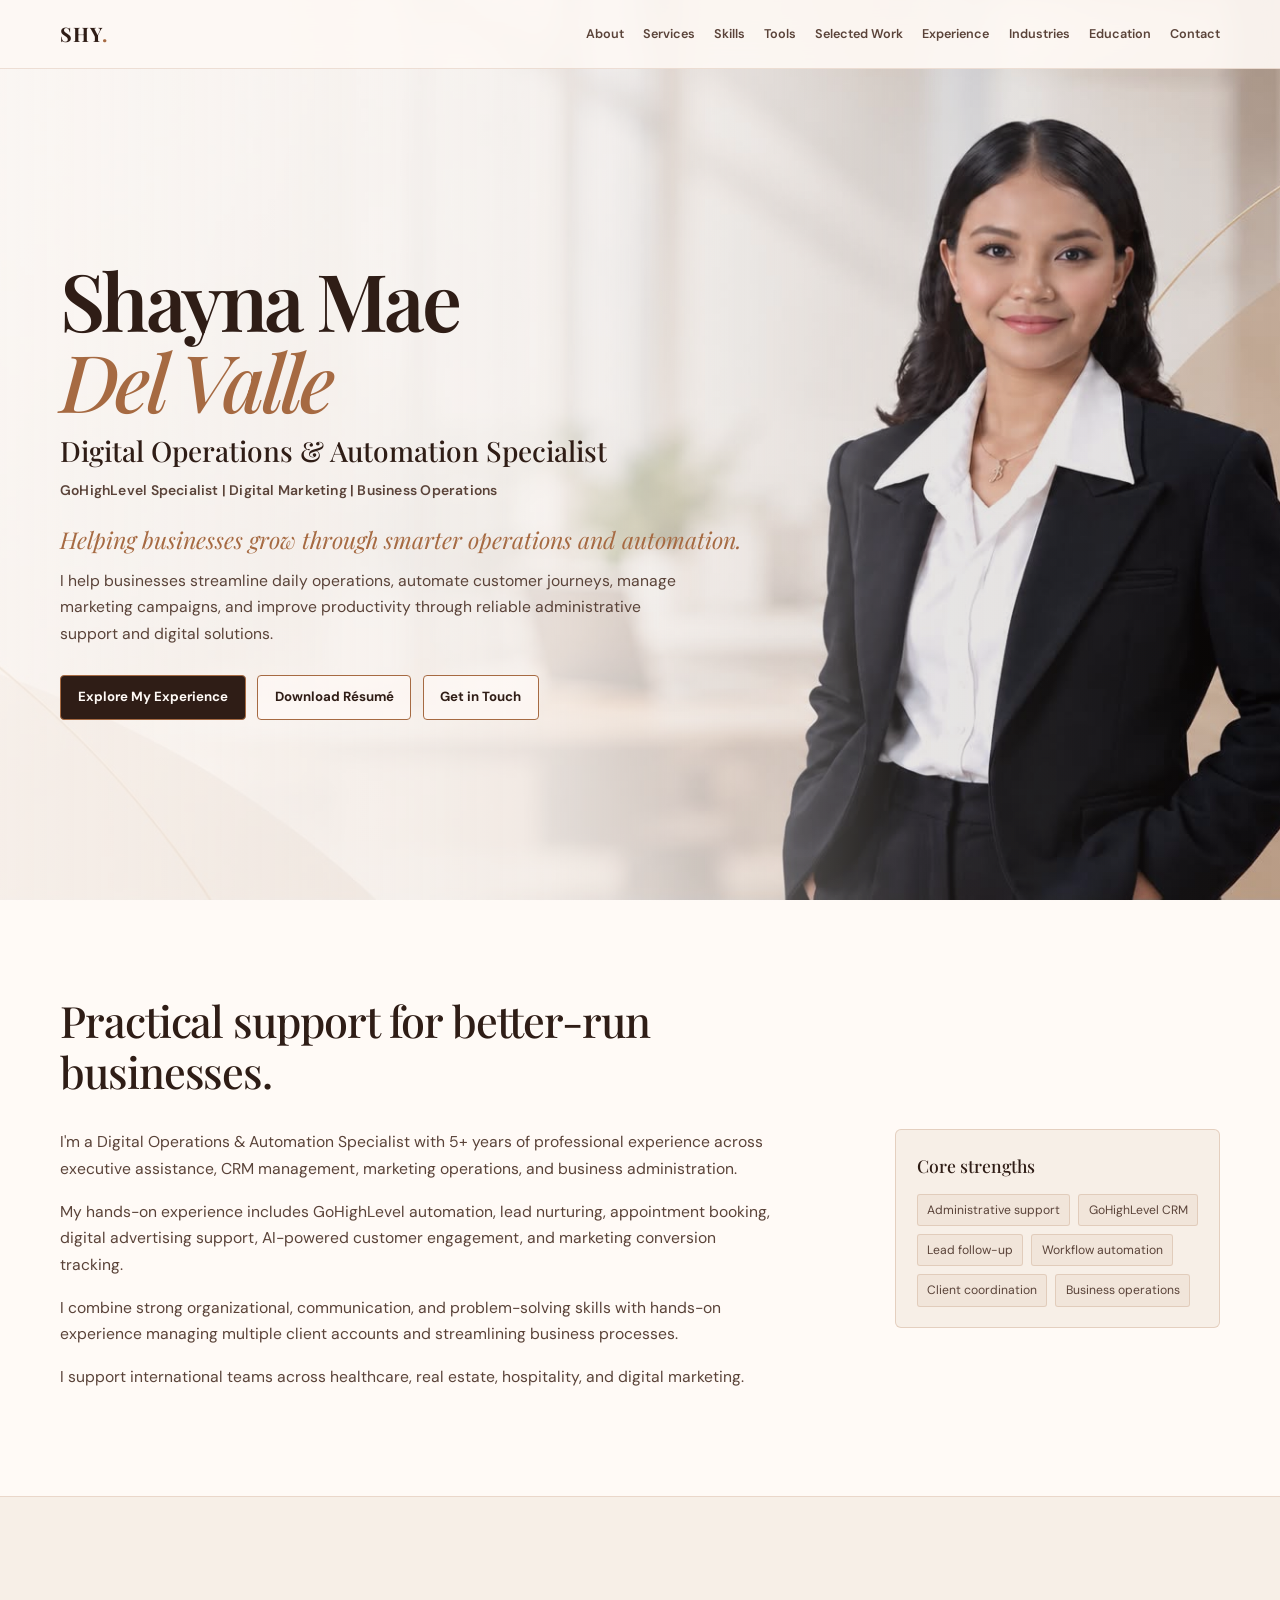
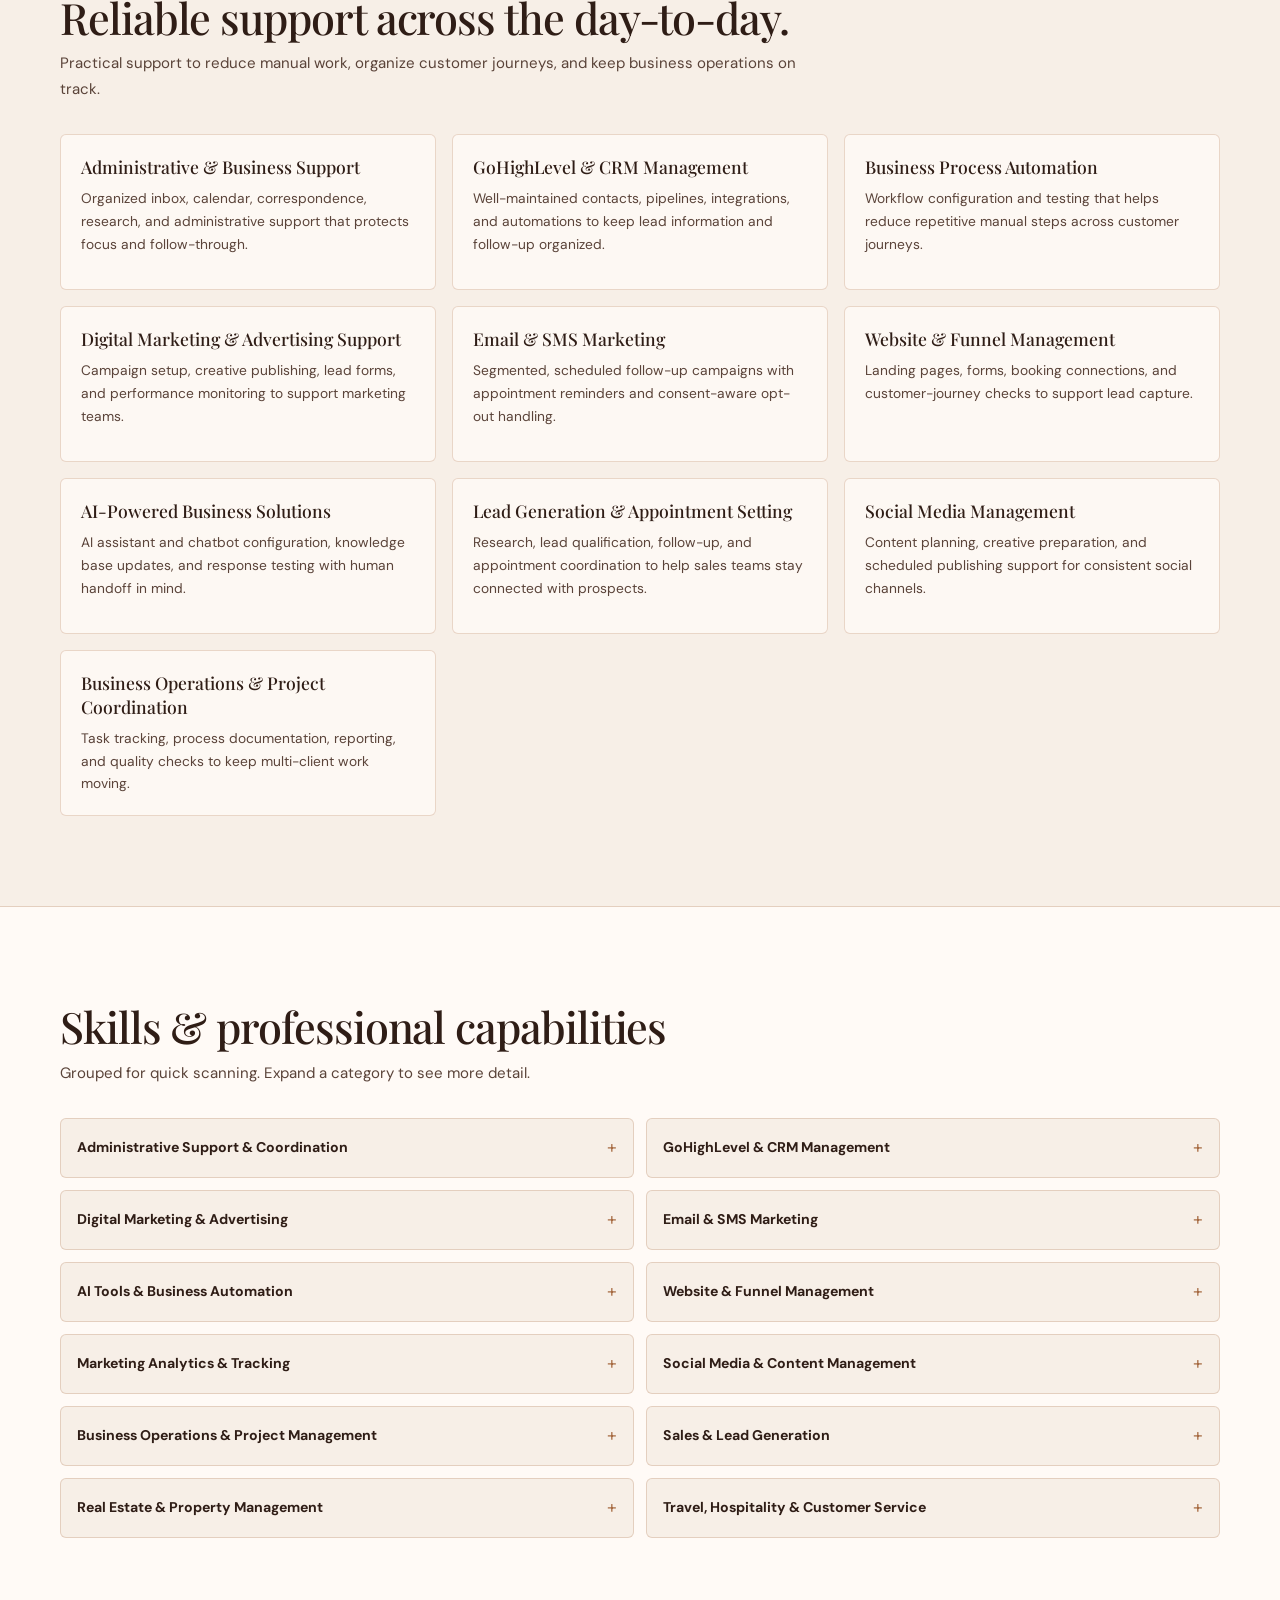
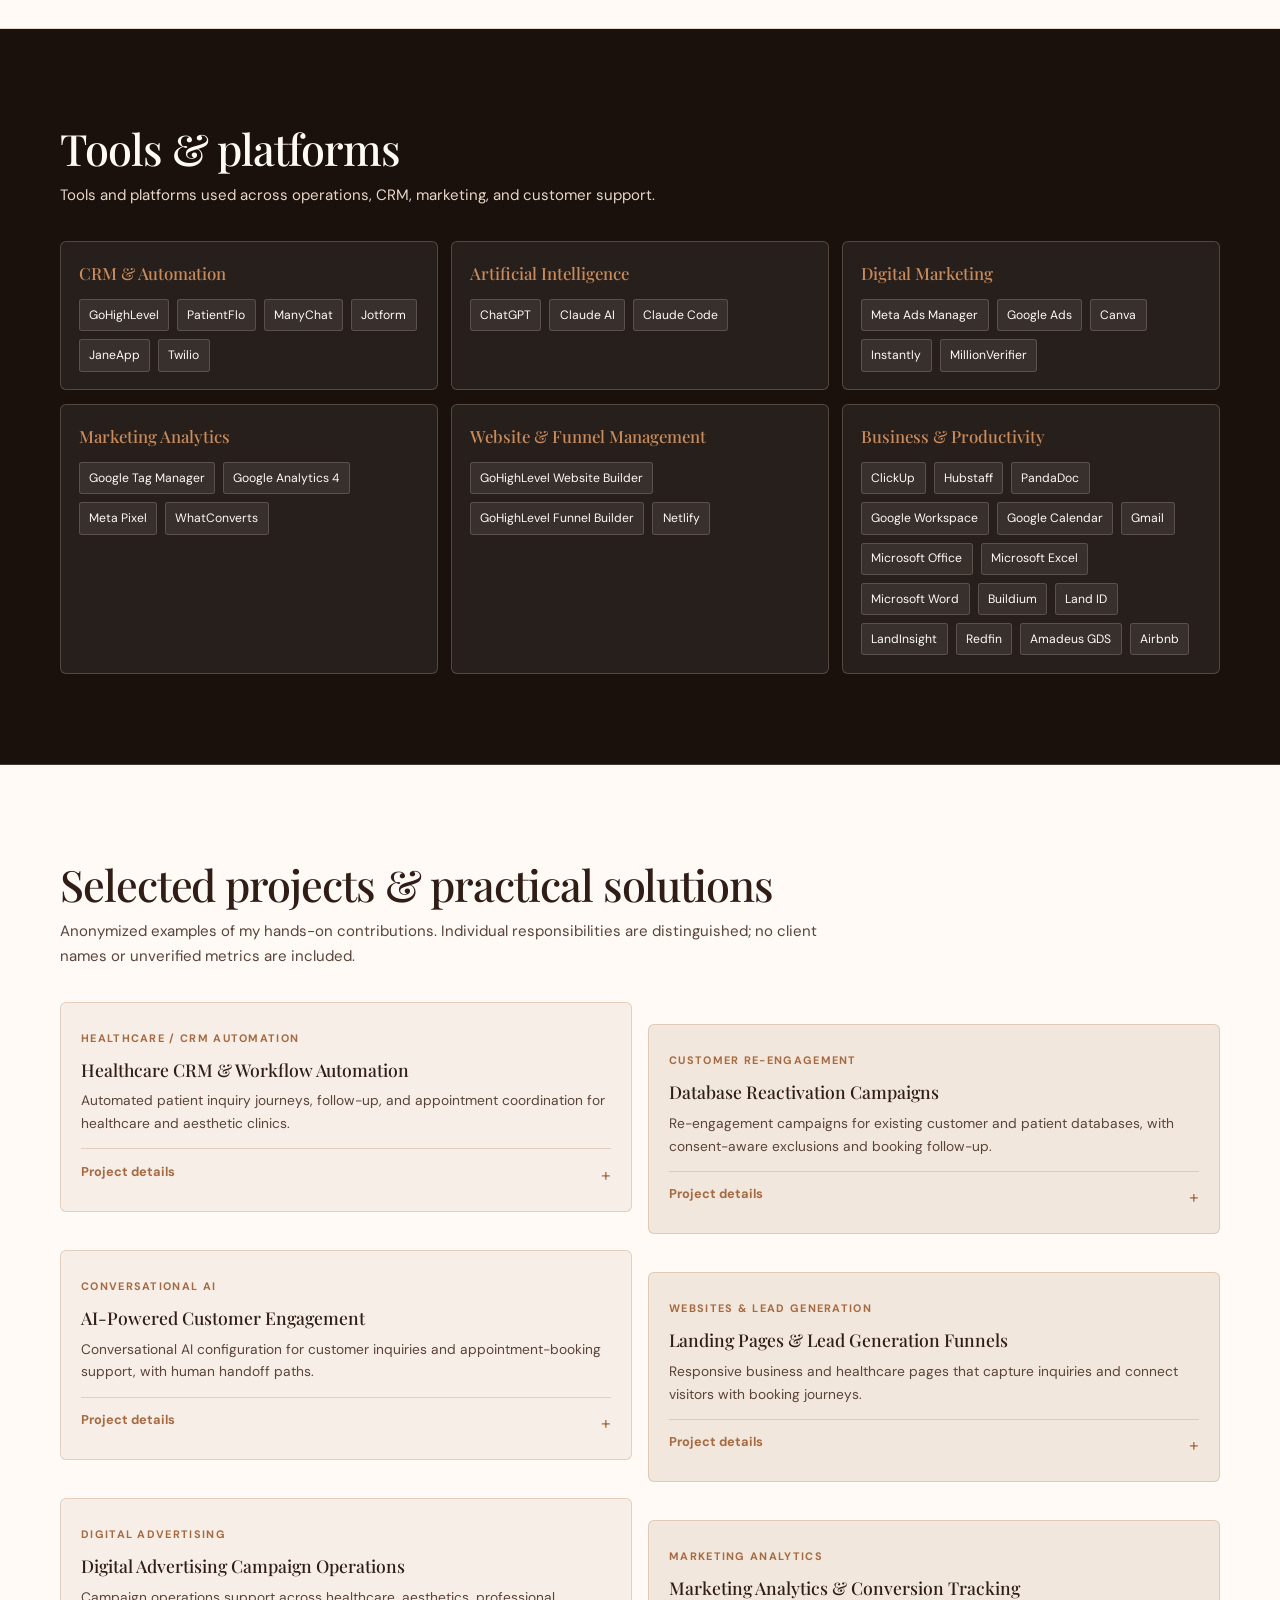
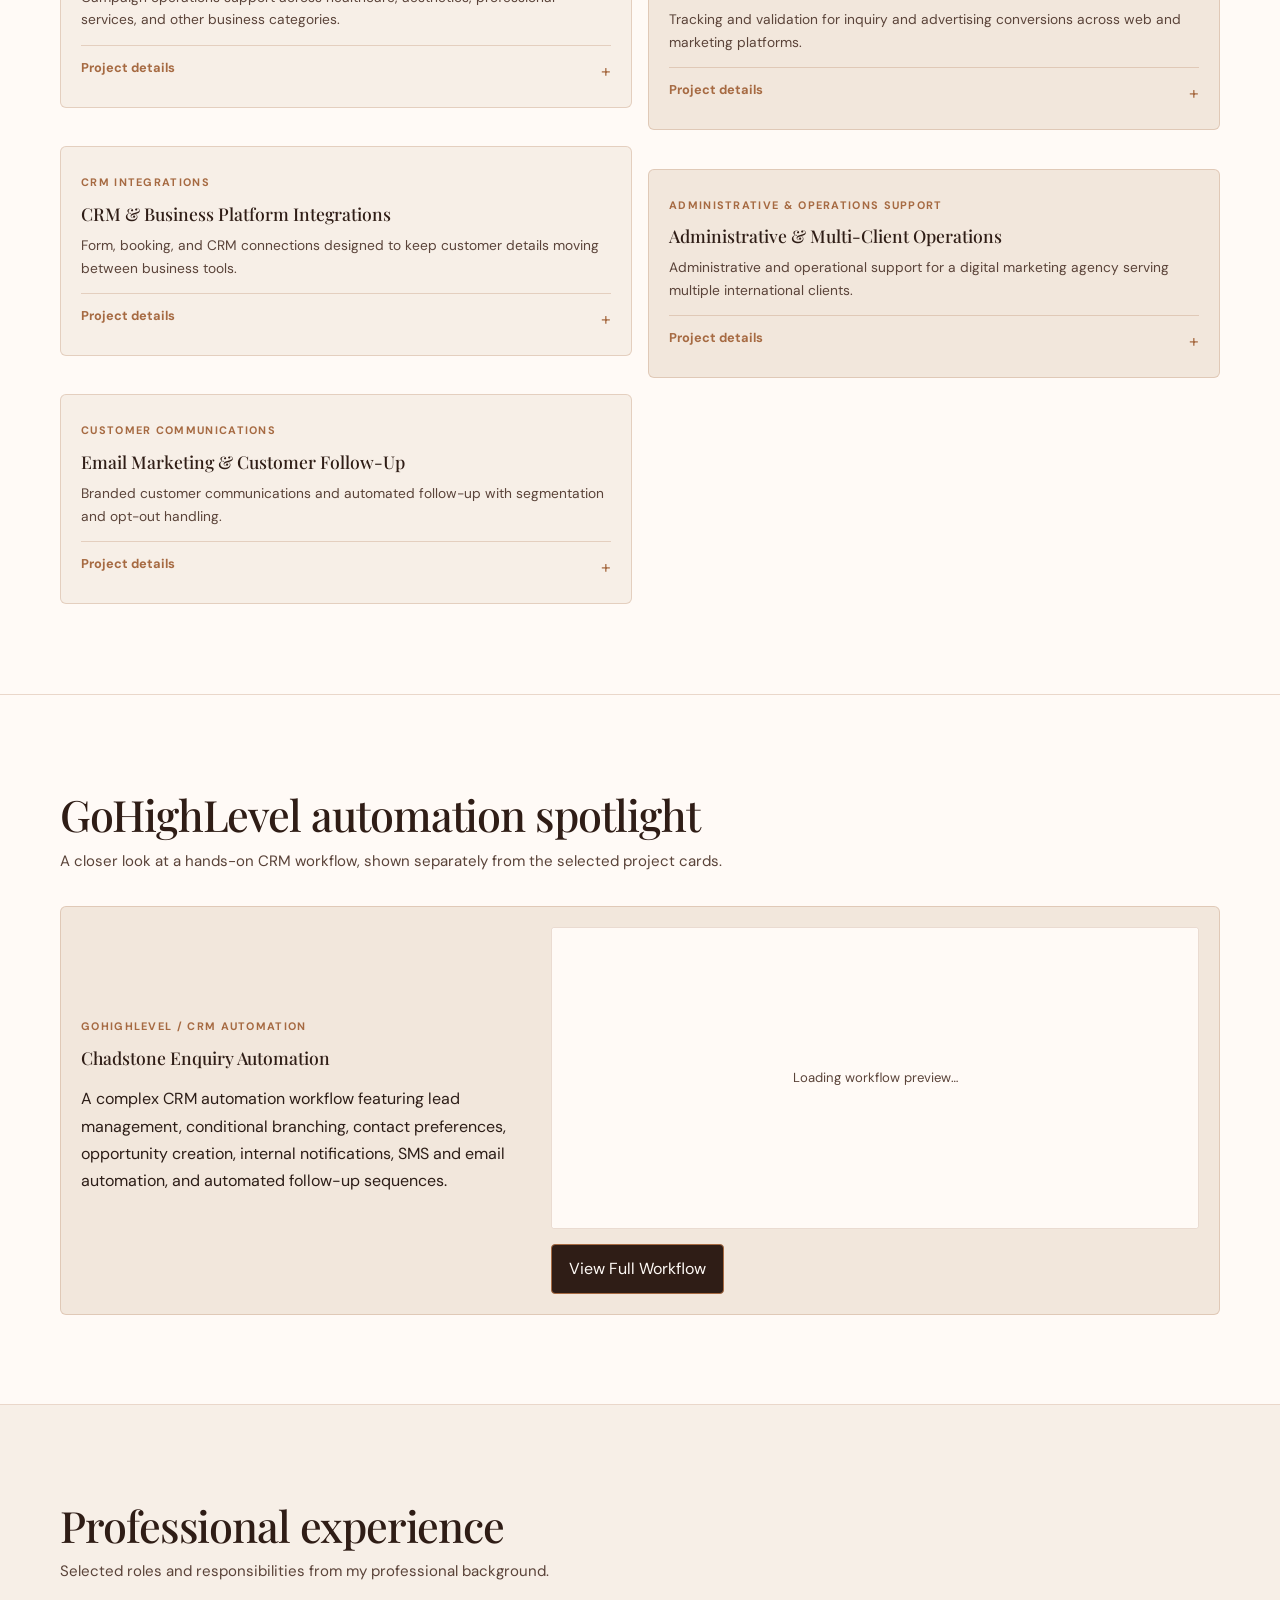
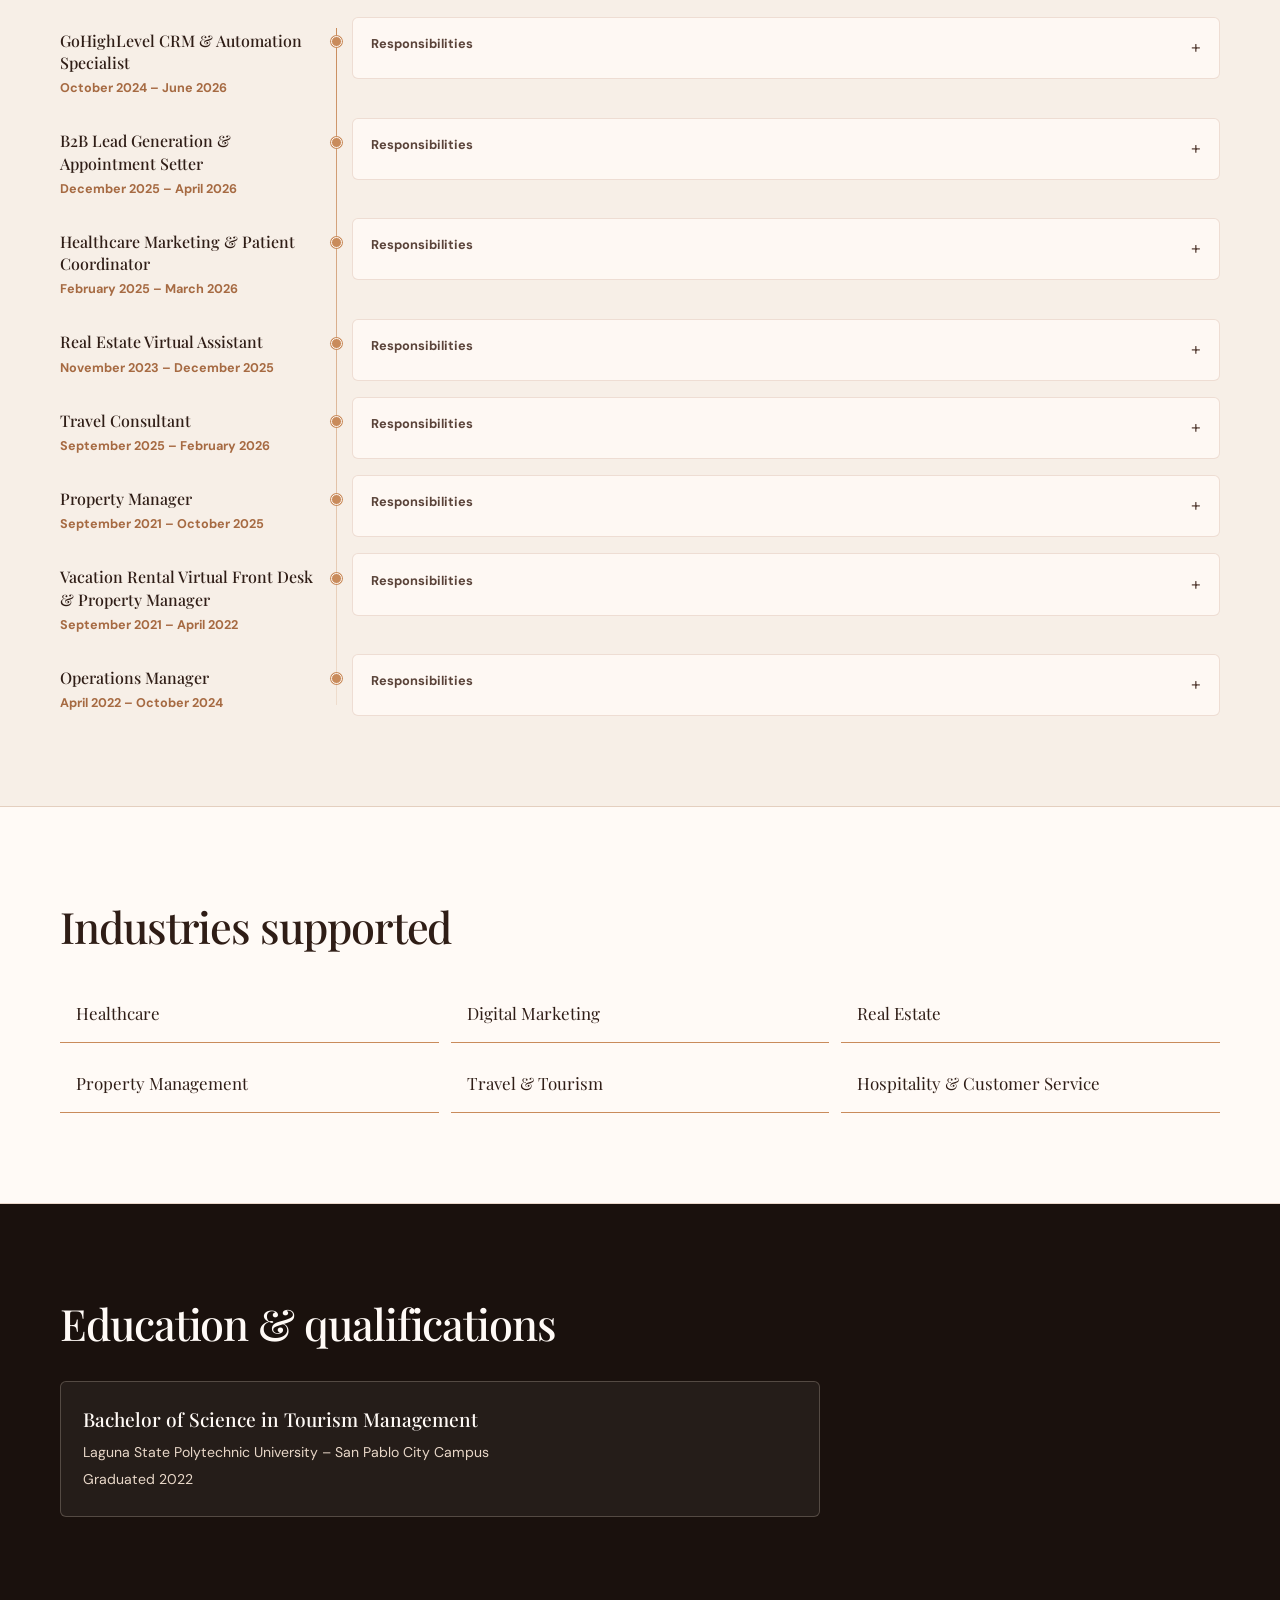
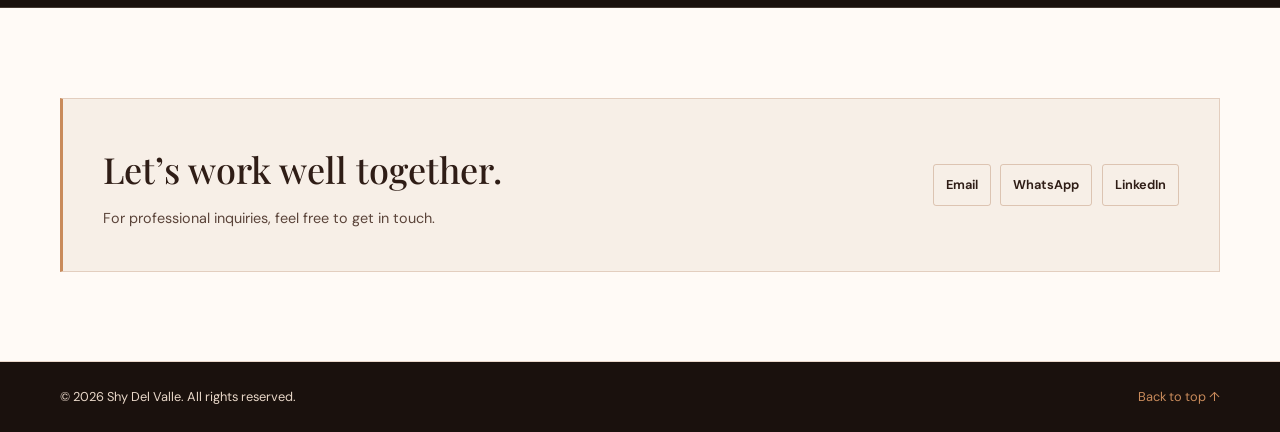
<file: experience.html>
<!DOCTYPE html>
<html lang="en">
<head>
    <meta charset="UTF-8">
    <meta name="viewport" content="width=device-width, initial-scale=1.0">
    <title>Experience - Shayna Mae E. Del Valle</title>
    <meta http-equiv="refresh" content="0; url=index.html?from=experience">
    <script>window.location.replace('index.html?from=experience&t=' + Date.now());</script>
    <link rel="stylesheet" href="home.css">
    <link rel="stylesheet" href="https://cdnjs.cloudflare.com/ajax/libs/font-awesome/6.4.0/css/all.min.css">
</head>
<body>
    <!-- Background Pattern -->
    <div class="background-pattern"></div>

    <!-- Navigation Bar -->
    <nav class="navbar">
        <div class="nav-container">
            <div class="nav-logo">
                <i class="fas fa-briefcase"></i> Shayna Mae Del Valle
            </div>
            <ul class="nav-menu">
                <li><a href="index.html" class="nav-link">Home</a></li>
                <li><a href="about.html" class="nav-link">About</a></li>
                <li><a href="skills.html" class="nav-link">Skills</a></li>
                <li><a href="education.html" class="nav-link">Education</a></li>
                <li><a href="work.html" class="nav-link">Work</a></li>
                <li><a href="experience.html" class="nav-link active">Experience</a></li>
                <li><a href="contact.html" class="nav-link">Contact</a></li>
            </ul>
        </div>
    </nav>

    <!-- ===== EXPERIENCE SECTION ===== -->
    <section class="experience page-section">
        <div class="container">
            <div class="section-header">
                <h2>Work Experience</h2>
                <p class="section-subtitle">Professional Career Timeline</p>
            </div>

            <div class="timeline">
                <div class="timeline-item">
                    <div class="timeline-marker"></div>
                    <div class="timeline-content">
                        <h3>GoHighLevel CRM & Automation Specialist</h3>
                        <p class="timeline-date">October 2024 – June 2026</p>
                        <ul>
                            <li>Built landing pages and sales funnels using GoHighLevel</li>
                            <li>Created automated workflows for lead nurturing and follow-ups</li>
                            <li>Configured calendars, forms, pipelines, and CRM automations</li>
                            <li>Managed contacts and sales opportunities within the CRM</li>
                            <li>Assisted clients with GoHighLevel setup and optimization</li>
                        </ul>
                    </div>
                </div>

                <div class="timeline-item">
                    <div class="timeline-marker"></div>
                    <div class="timeline-content">
                        <h3>B2B Lead Generation & Appointment Setter</h3>
                        <p class="timeline-date">December 2025 – April 2026</p>
                        <ul>
                            <li>Conducted outbound cold calls to generate qualified business leads</li>
                            <li>Qualified prospects and identified decision-makers</li>
                            <li>Scheduled appointments for sales teams</li>
                            <li>Updated CRM systems with lead information and follow-up activities</li>
                            <li>Followed up with prospects through phone, email, and SMS</li>
                            <li>Met daily KPIs for calls, appointments, and lead generation</li>
                        </ul>
                    </div>
                </div>

                <div class="timeline-item">
                    <div class="timeline-marker"></div>
                    <div class="timeline-content">
                        <h3>Healthcare Marketing & Patient Coordinator</h3>
                        <p class="timeline-date">February 2025 – March 2026</p>
                        <ul>
                            <li>Managed patient inquiries and appointment scheduling</li>
                            <li>Coordinated follow-ups through phone, email, and SMS</li>
                            <li>Managed patient records using CRM systems</li>
                            <li>Assisted with Meta Ads lead follow-up and conversion</li>
                            <li>Improved appointment scheduling and patient communication</li>
                        </ul>
                    </div>
                </div>

                <div class="timeline-item">
                    <div class="timeline-marker"></div>
                    <div class="timeline-content">
                        <h3>Real Estate Virtual Assistant</h3>
                        <p class="timeline-date">November 2023 – December 2025</p>
                        <ul>
                            <li>Generated seller and investor leads through outbound calling</li>
                            <li>Qualified property owners and scheduled acquisition appointments</li>
                            <li>Performed property research using Land ID, LandInsight, and Redfin</li>
                            <li>Scrubbed and verified property data for lead generation campaigns</li>
                            <li>Maintained CRM pipelines and lead records</li>
                            <li>Assisted with property management and guest communication</li>
                        </ul>
                    </div>
                </div>

                <div class="timeline-item">
                    <div class="timeline-marker"></div>
                    <div class="timeline-content">
                        <h3>Travel Consultant</h3>
                        <p class="timeline-date">September 2025 – February 2026</p>
                        <ul>
                            <li>Booked domestic and international flights using Amadeus GDS</li>
                            <li>Arranged hotel accommodations and travel itineraries</li>
                            <li>Processed reservations, confirmations, and travel documents</li>
                            <li>Assisted clients with travel changes and customer support</li>
                            <li>Managed booking records and travel documentation</li>
                        </ul>
                    </div>
                </div>

                <div class="timeline-item">
                    <div class="timeline-marker"></div>
                    <div class="timeline-content">
                        <h3>Property Manager</h3>
                        <p class="timeline-date">September 2021 – October 2025</p>
                        <ul>
                            <li>Managed daily operations of residential/commercial properties, ensuring tenant satisfaction and property upkeep</li>
                            <li>Utilized Buildium for rent tracking, lease management, maintenance coordination, and financial reporting</li>
                            <li>Coordinated tenant onboarding, lease renewals, and handled inquiries or concerns promptly</li>
                            <li>Oversaw rent collection, monitored outstanding balances, and maintained accurate records</li>
                            <li>Scheduled maintenance, inspections, and vendor coordination to ensure property compliance and quality standards</li>
                        </ul>
                    </div>
                </div>

                <div class="timeline-item">
                    <div class="timeline-marker"></div>
                    <div class="timeline-content">
                        <h3>Vacation Rental Virtual Front Desk & Property Manager</h3>
                        <p class="timeline-date">September 2021 – April 2022</p>
                        <ul>
                            <li>Managed Airbnb listings, pricing, and booking calendars</li>
                            <li>Coordinated guest communication before, during, and after each stay</li>
                            <li>Organized check-ins, check-outs, and reservation updates</li>
                            <li>Coordinated cleaners, maintenance personnel, and vendors</li>
                            <li>Resolved guest concerns and maintained high guest satisfaction</li>
                            <li>Managed daily operations for multiple vacation rental properties</li>
                        </ul>
                    </div>
                </div>

                <div class="timeline-item">
                    <div class="timeline-marker"></div>
                    <div class="timeline-content">
                        <h3>Operations Manager</h3>
                        <p class="timeline-date">April 2022 – October 2024</p>
                        <ul>
                            <li>Managed daily operations of a remote Virtual Assistant team</li>
                            <li>Supervised recruitment, onboarding, and staff training</li>
                            <li>Developed SOPs to improve operational efficiency</li>
                            <li>Monitored KPIs and team productivity</li>
                            <li>Coordinated directly with clients to ensure project success</li>
                            <li>Managed scheduling, quality assurance, and team performance</li>
                        </ul>
                    </div>
                </div>
            </div>
        </div>
    </section>

    <script>
        // Set active nav link based on current page
        function setActiveNav() {
            const currentPage = window.location.pathname.split('/').pop();
            document.querySelectorAll('.nav-link').forEach(link => {
                link.classList.remove('active');
                if (link.getAttribute('href') === currentPage) {
                    link.classList.add('active');
                }
            });
        }
        setActiveNav();
    </script>
</body>
</html>
</file>
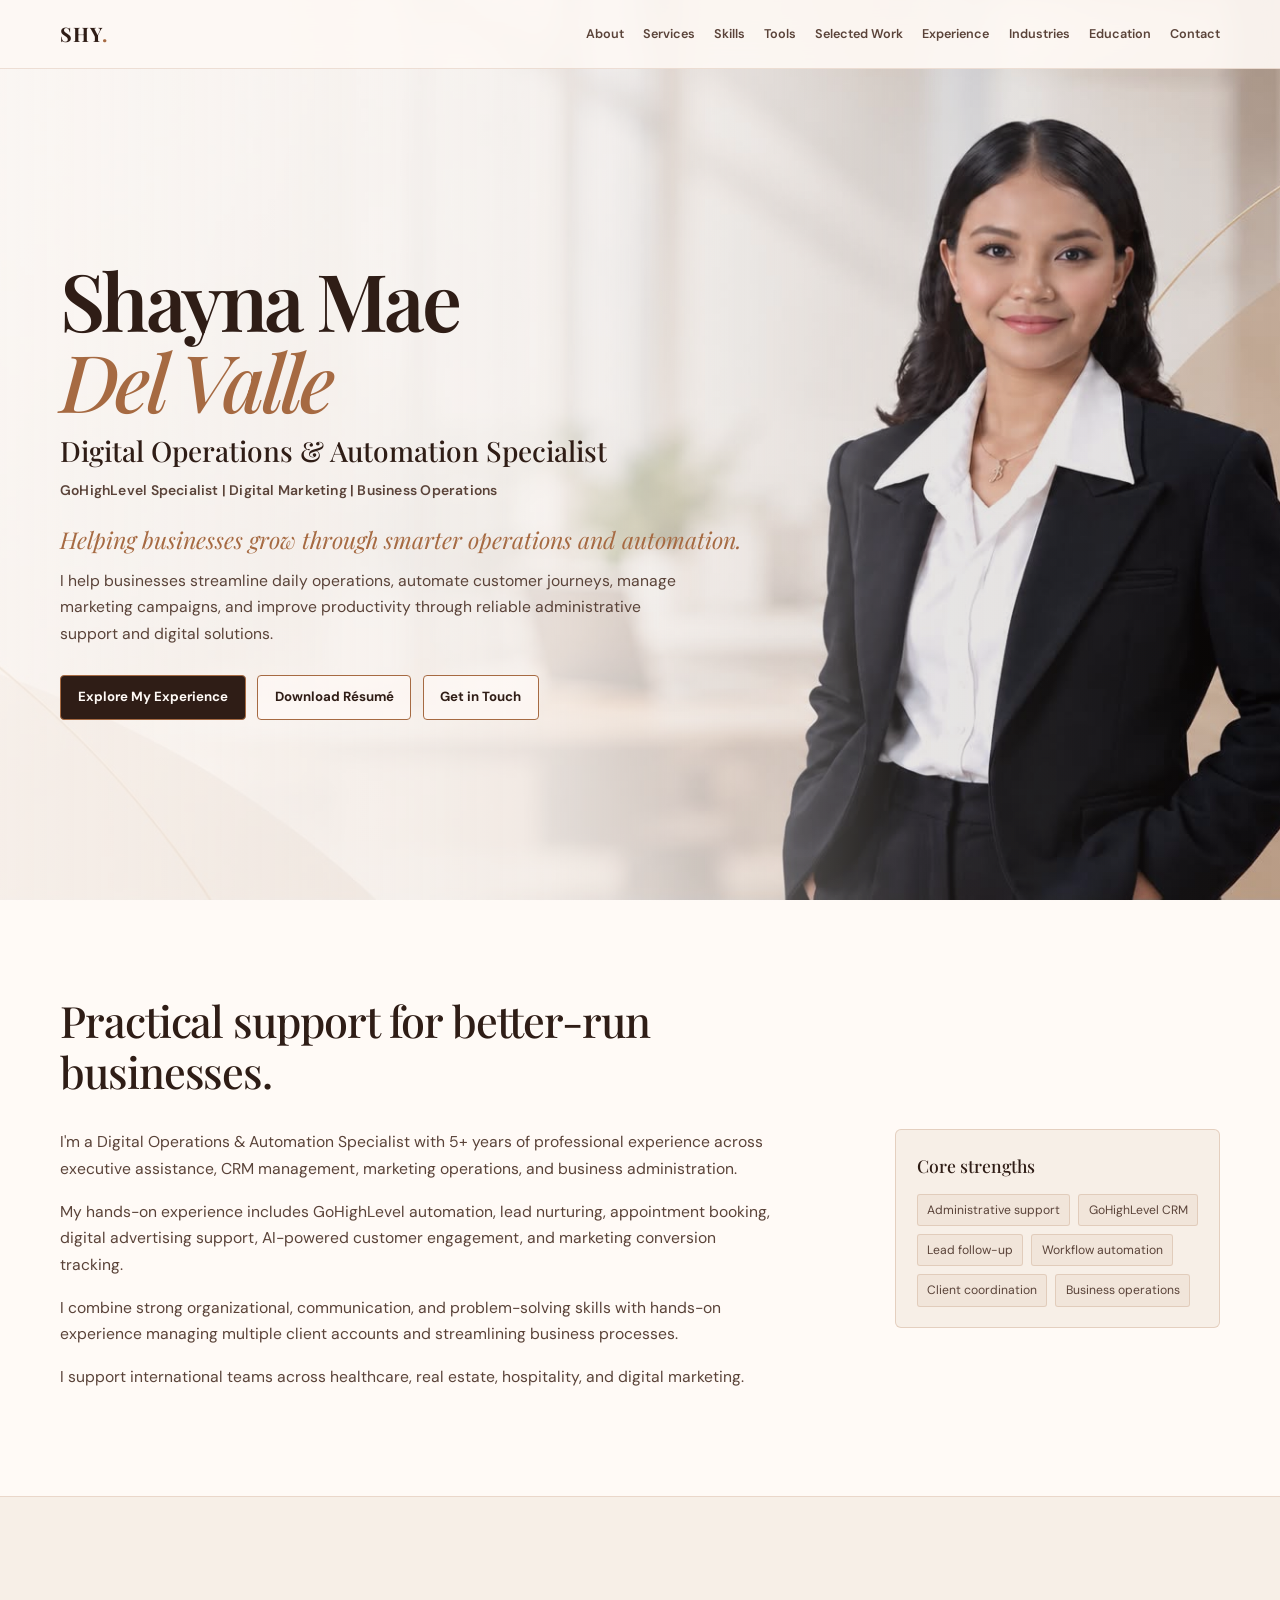
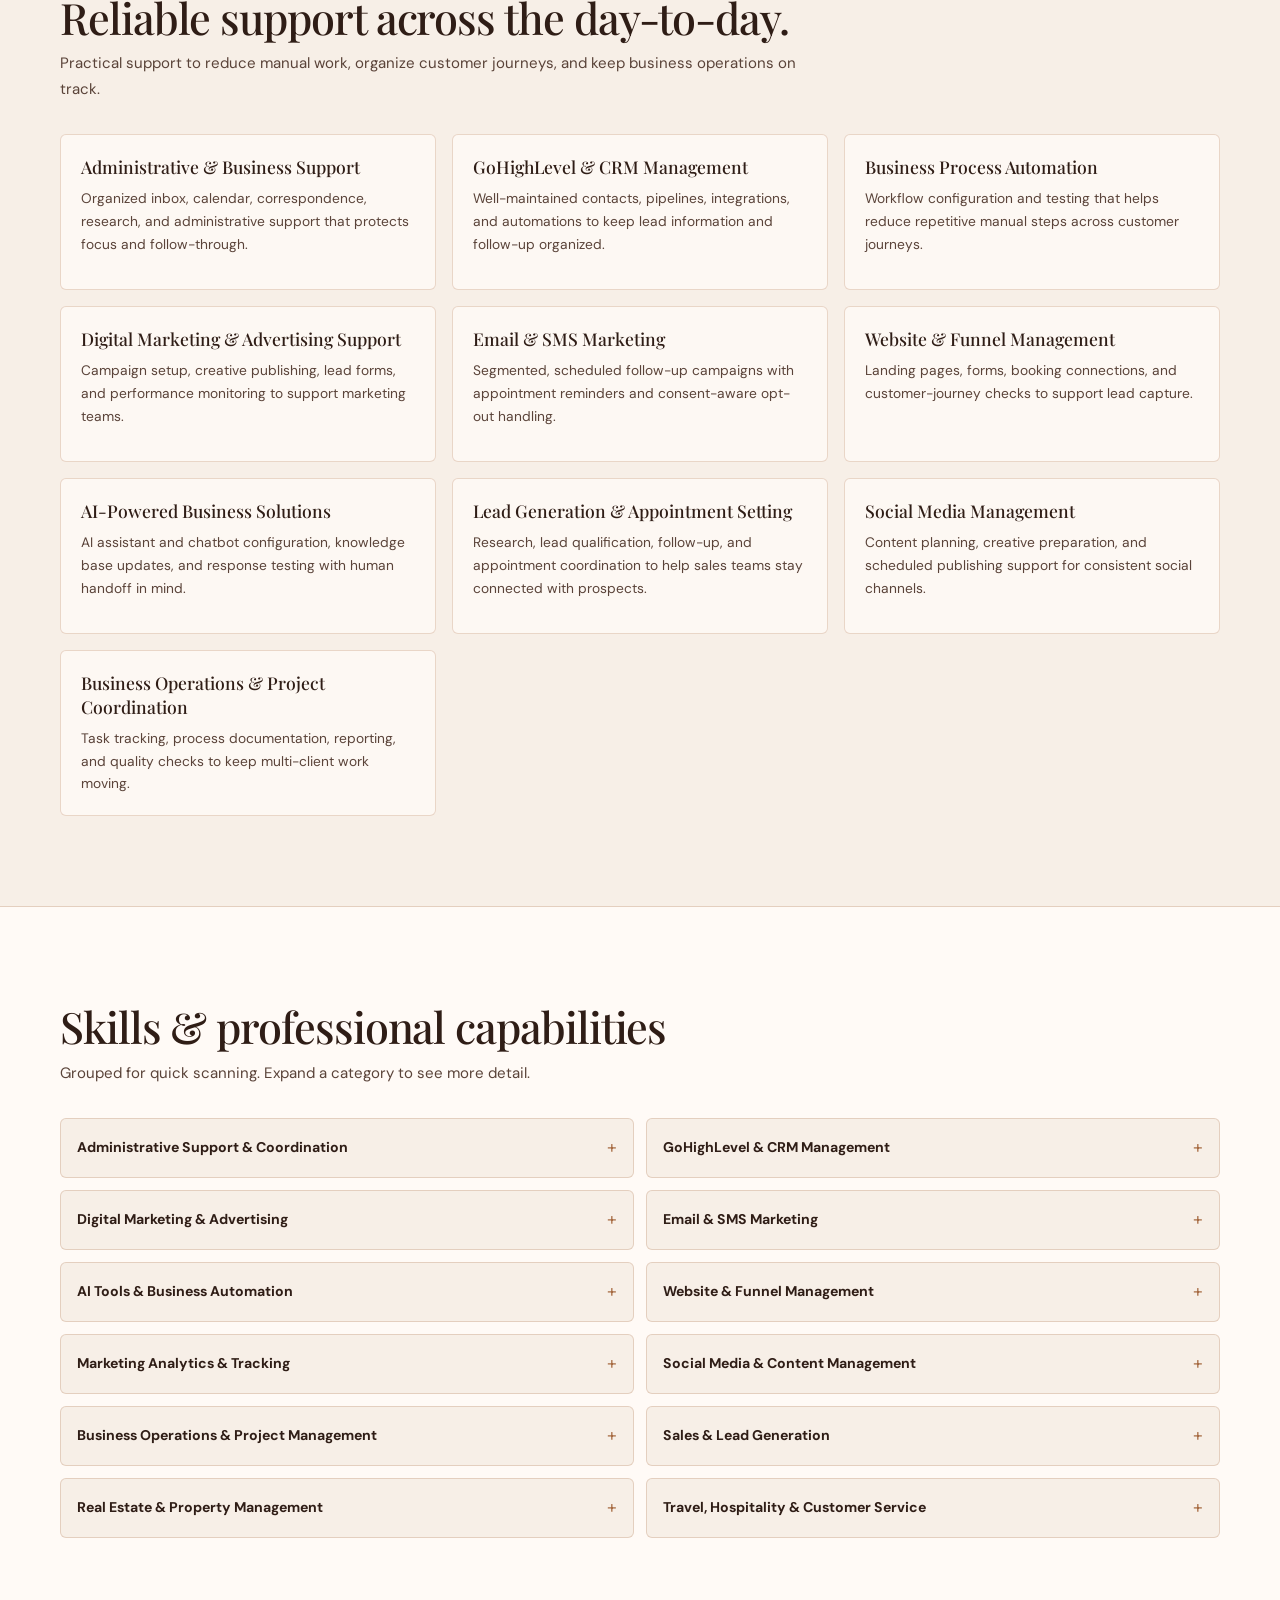
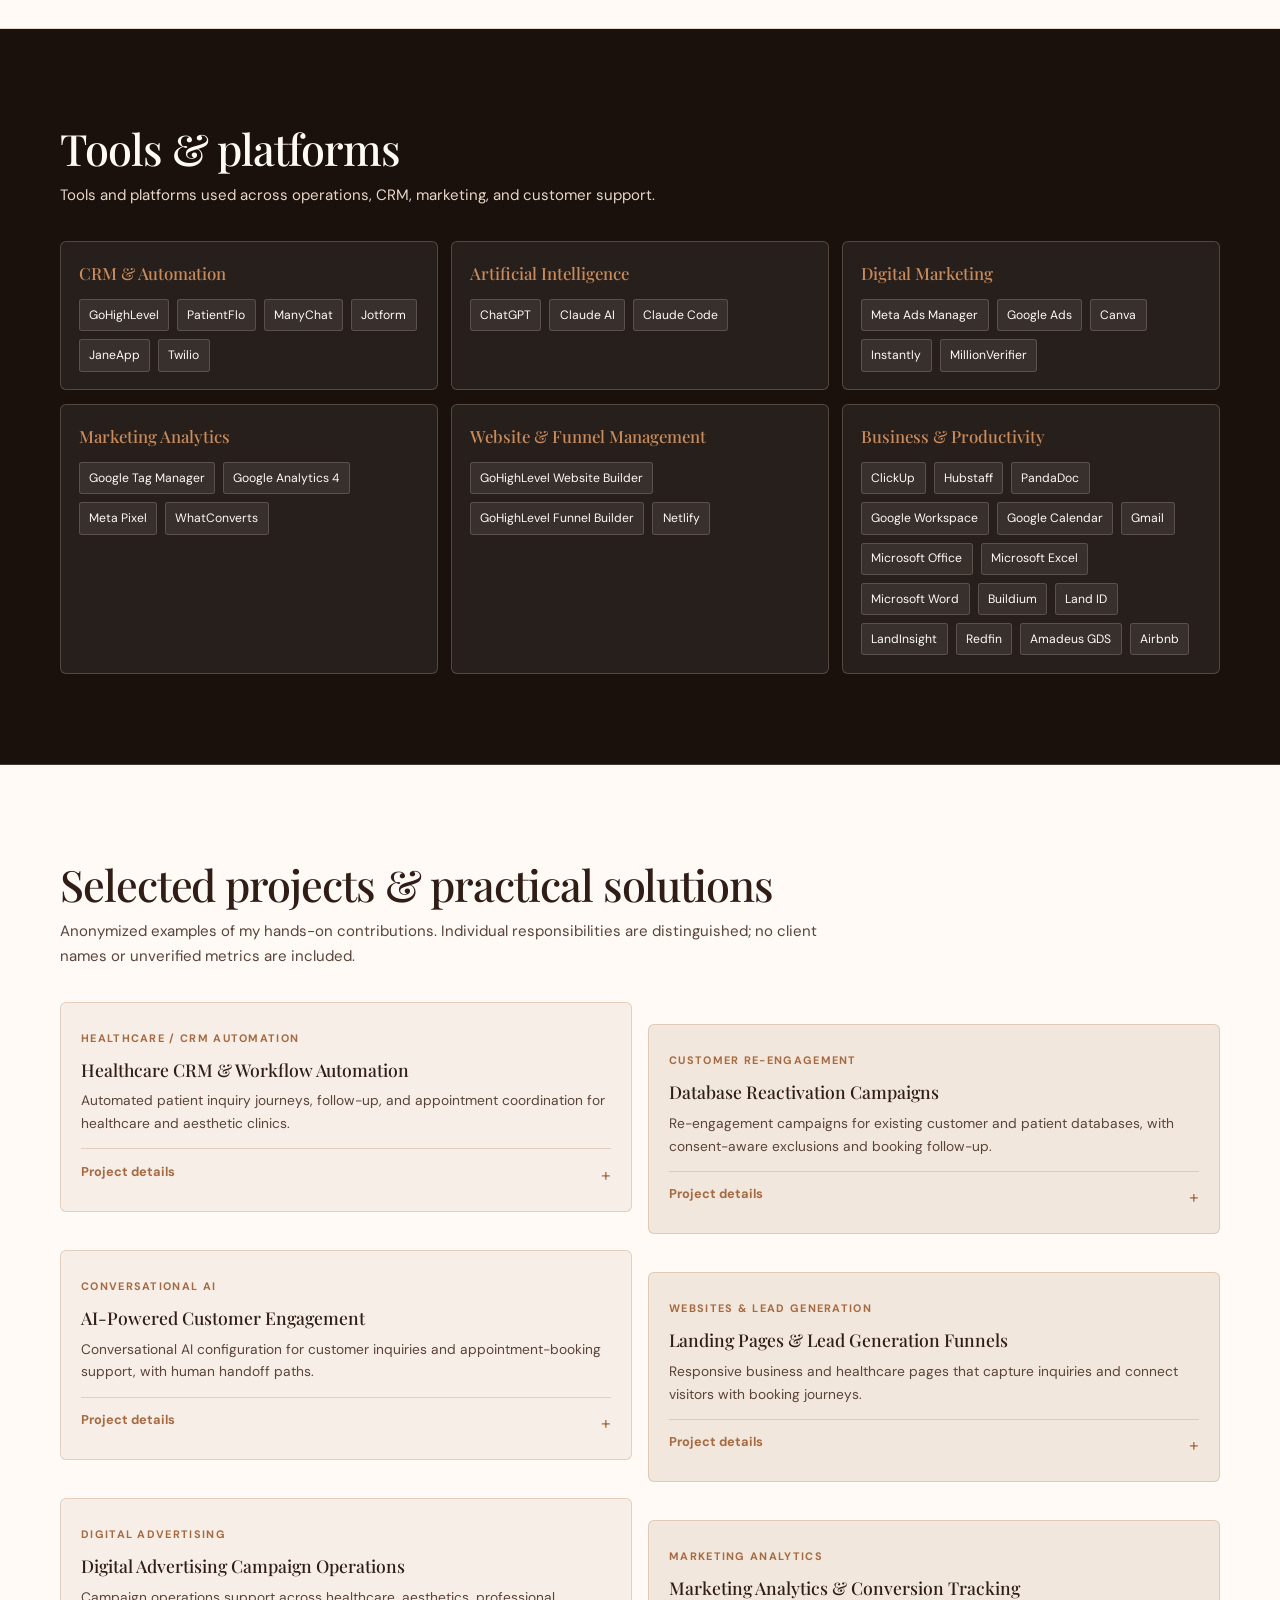
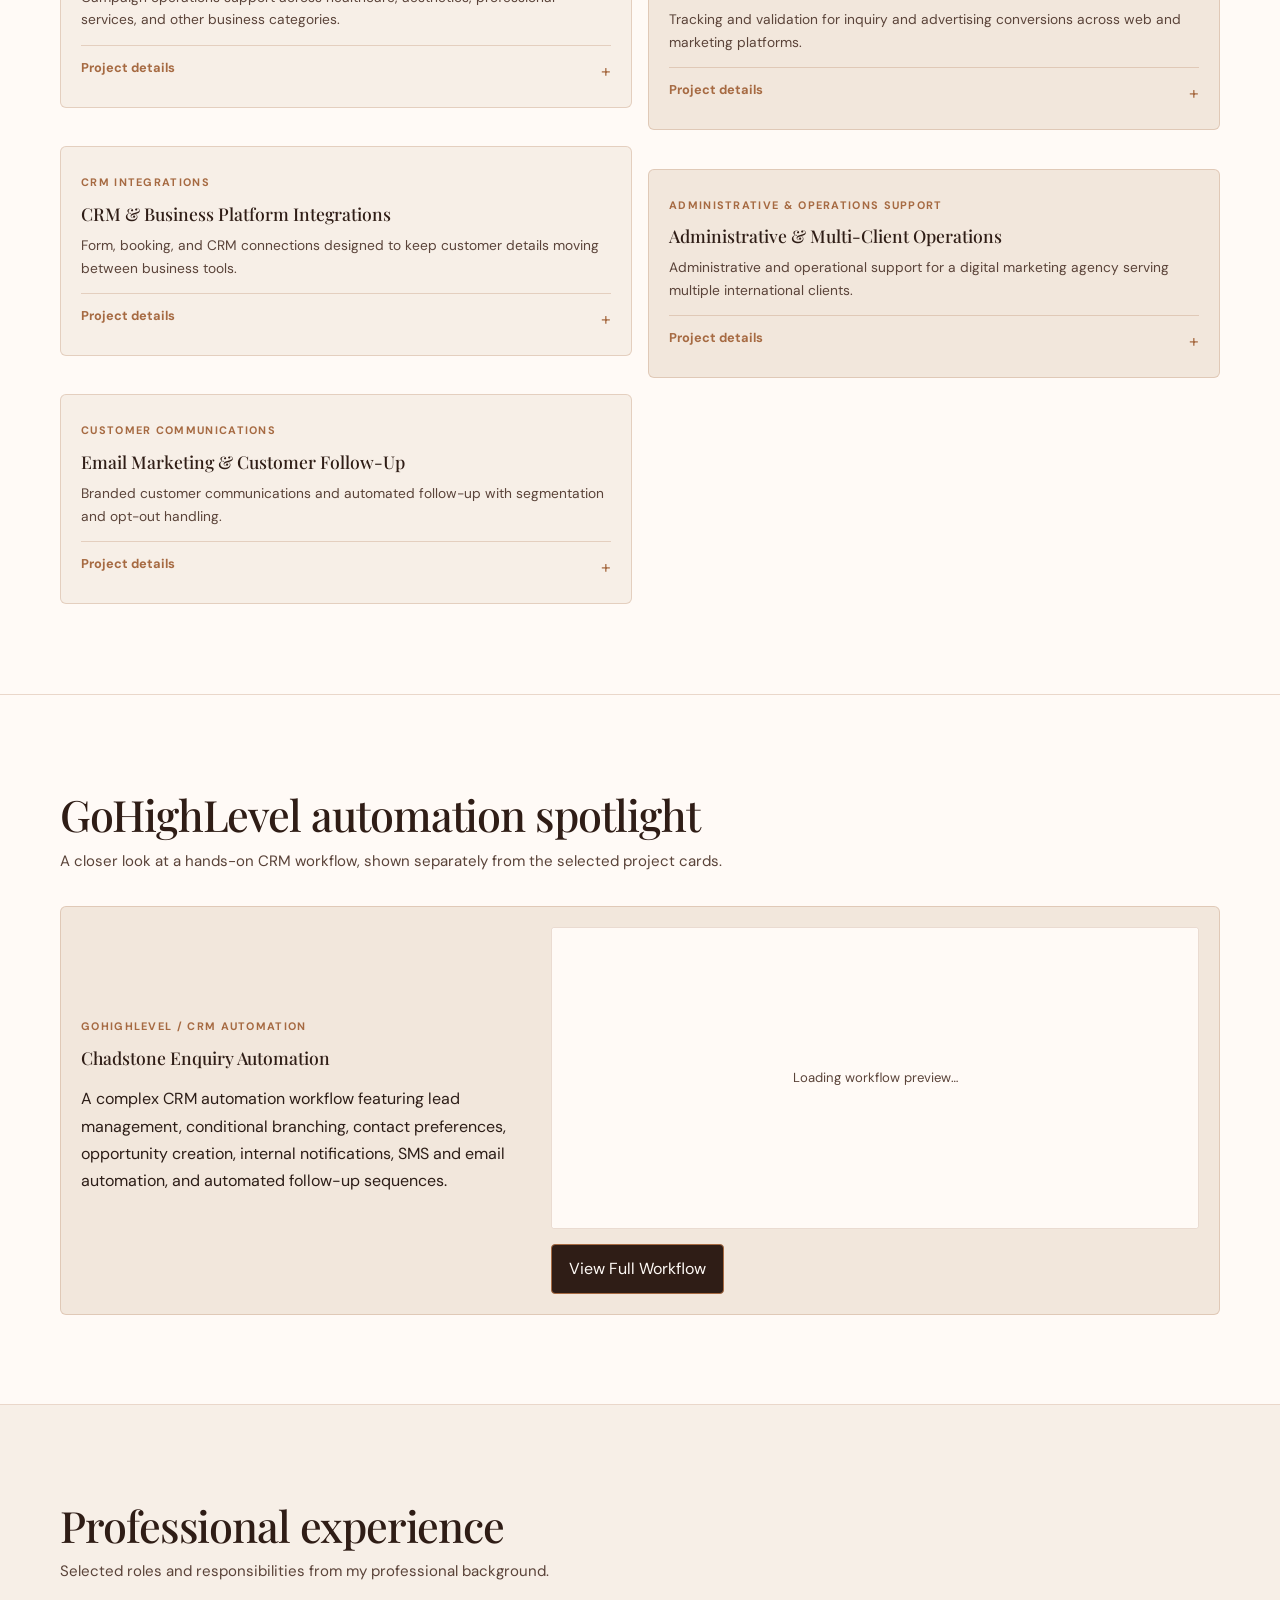
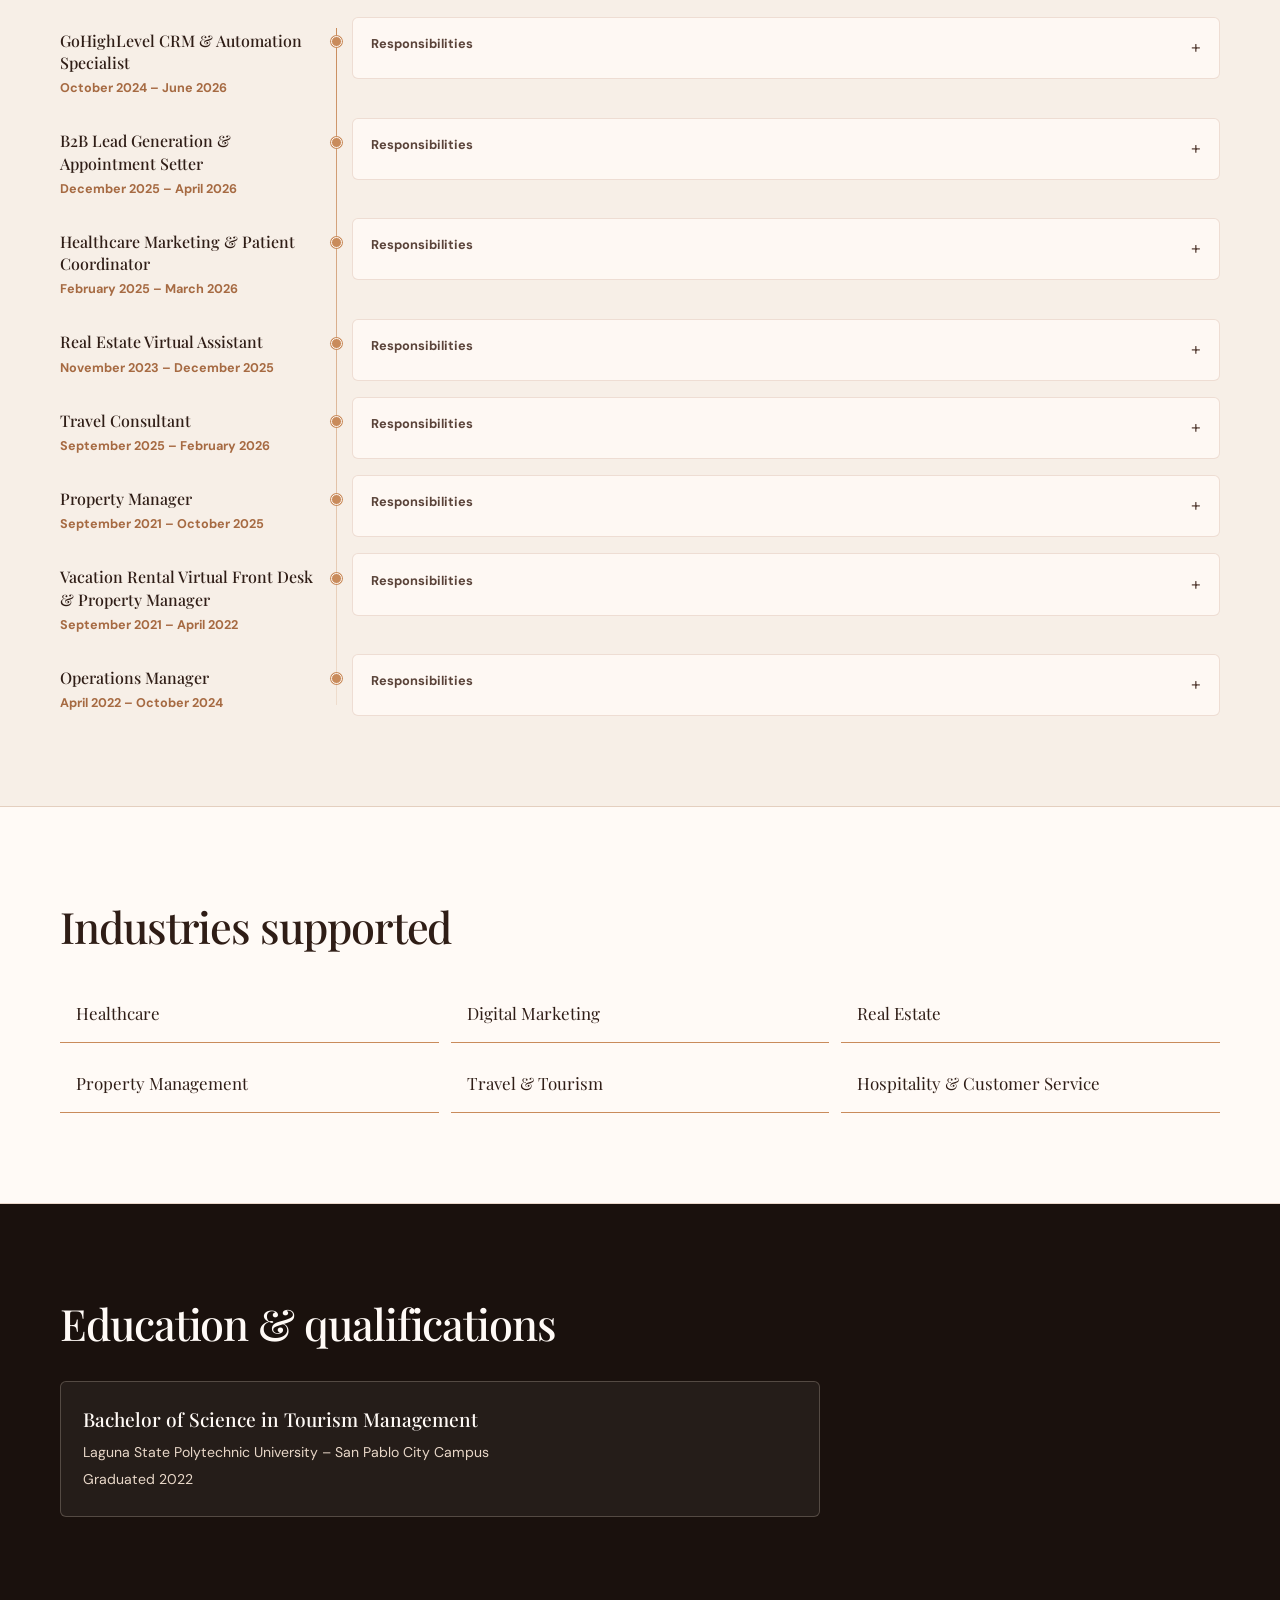
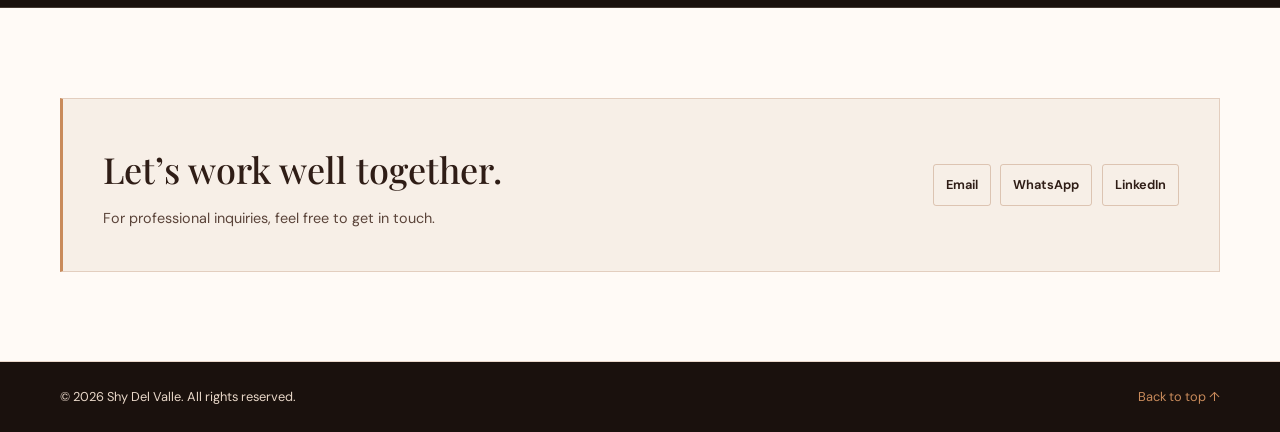
<file: home.html>
<!DOCTYPE html>
<html lang="en">
<head>
    <meta charset="UTF-8">
    <meta name="viewport" content="width=device-width, initial-scale=1.0">
    <title>Digital Operations &amp; Automation Portfolio</title>
    <meta http-equiv="refresh" content="0; url=index.html?from=home">
    <script>window.location.replace('index.html?from=home&t=' + Date.now());</script>
    <link rel="stylesheet" href="home.css">
    <link rel="stylesheet" href="https://cdnjs.cloudflare.com/ajax/libs/font-awesome/6.4.0/css/all.min.css">
</head>
<body>
    <!-- Navigation Bar -->
    <nav class="navbar">
        <div class="nav-container">
            <div class="nav-logo">
                <i class="fas fa-briefcase" aria-label="Virtual assistant portfolio"></i>
            </div>
            <ul class="nav-menu">
                <li><a href="index.html" class="nav-link active">Home</a></li>
                <li><a href="about.html" class="nav-link">About</a></li>
                <li><a href="skills.html" class="nav-link">Skills</a></li>
                <li><a href="education.html" class="nav-link">Education</a></li>
                <li><a href="work.html" class="nav-link">Work</a></li>
                <li><a href="experience.html" class="nav-link">Experience</a></li>
                <li><a href="contact.html" class="nav-link">Contact</a></li>
            </ul>
        </div>
    </nav>

    <!-- ===== HOME SECTION ===== -->
    <section class="hero" id="home">
        <div class="hero-container">
            <div class="hero-content">
                <h2>Hi There,</h2>
                <h1>I'm <span class="highlight">Shy</span></h1>
                            <h3 class="job-title">Digital Operations &amp; Automation Specialist</h3>
                <p class="subtitle typing-text">GoHighLevel automation | CRM management | Marketing operations | Executive assistance</p>
            </div>
            <div class="social-links" aria-label="Contact links">
                <a href="https://www.linkedin.com/in/shayna-del-valle-5985b3243/" class="social-icon" title="LinkedIn" target="_blank" rel="noopener noreferrer">
                    <i class="fab fa-linkedin-in"></i>
                </a>
                <a href="mailto:delvalleshaynamae@gmail.com" class="social-icon" title="Email">
                    <i class="fas fa-envelope"></i>
                </a>
            </div>
        </div>
    </section>

    <script>
        const typingLines = document.querySelectorAll('.typing-text');

        typingLines.forEach((line, lineIndex) => {
            const message = line.textContent.trim();
            let characterIndex = 0;
            let deleting = false;

            const typeLoop = () => {
                line.textContent = message.slice(0, characterIndex);

                if (!deleting && characterIndex < message.length) {
                    characterIndex += 1;
                    setTimeout(typeLoop, 55);
                    return;
                }

                if (!deleting) {
                    deleting = true;
                    setTimeout(typeLoop, 1800 + lineIndex * 400);
                    return;
                }

                if (characterIndex > 0) {
                    characterIndex -= 1;
                    setTimeout(typeLoop, 30);
                    return;
                }

                deleting = false;
                setTimeout(typeLoop, 500);
            };

            setTimeout(typeLoop, lineIndex * 700);
        });
    </script>
</file>
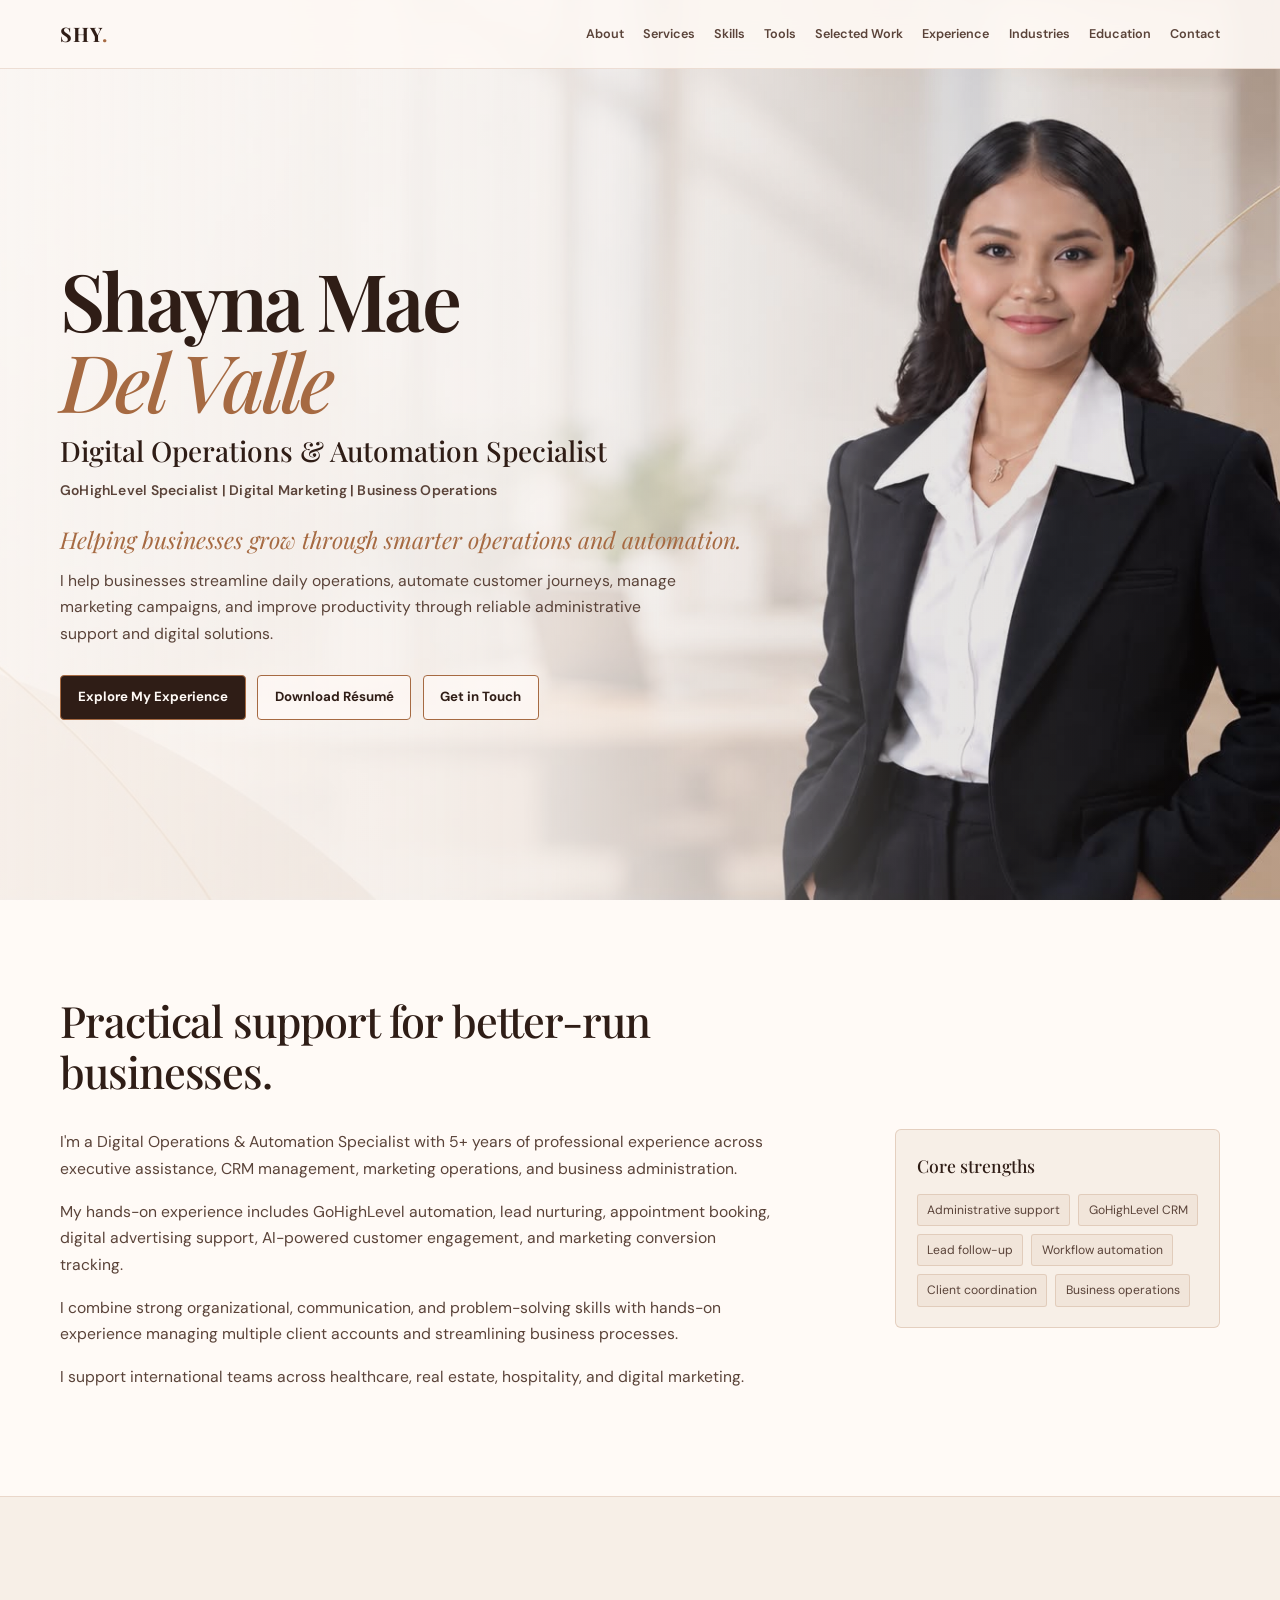
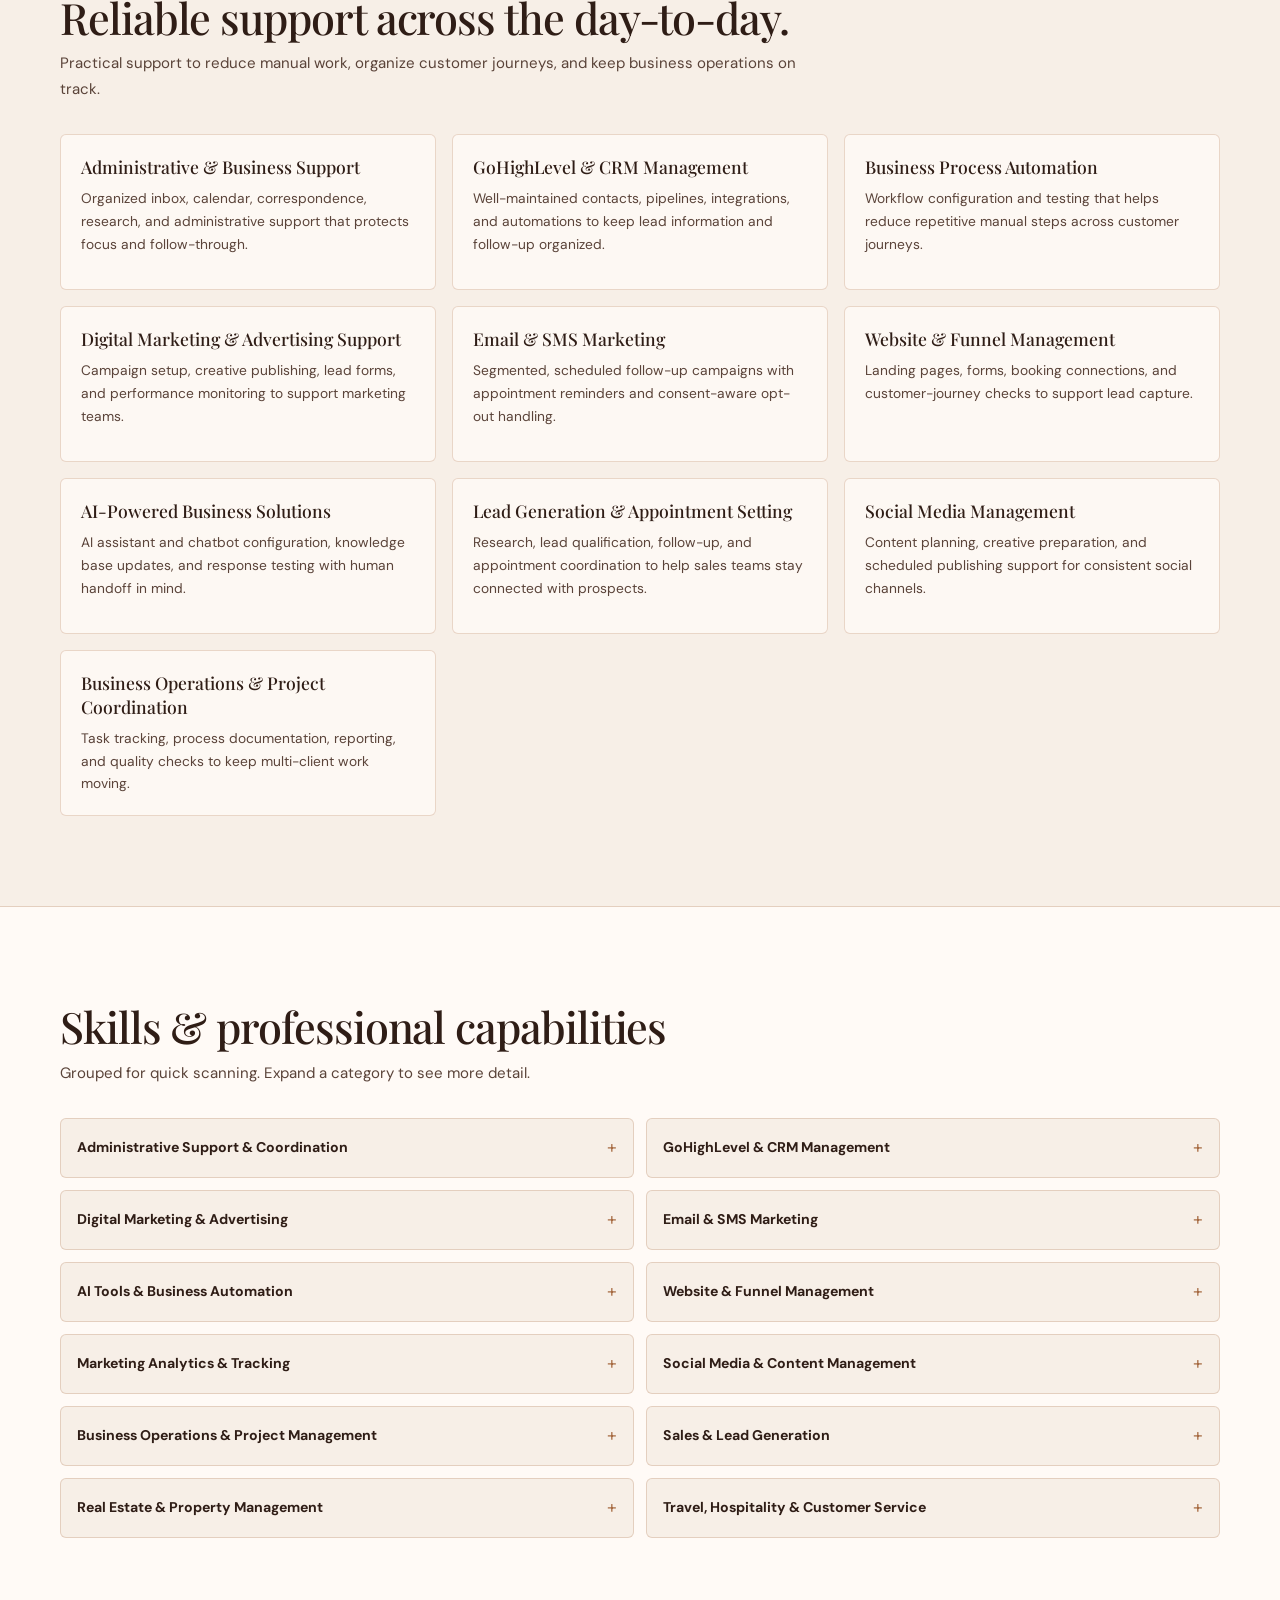
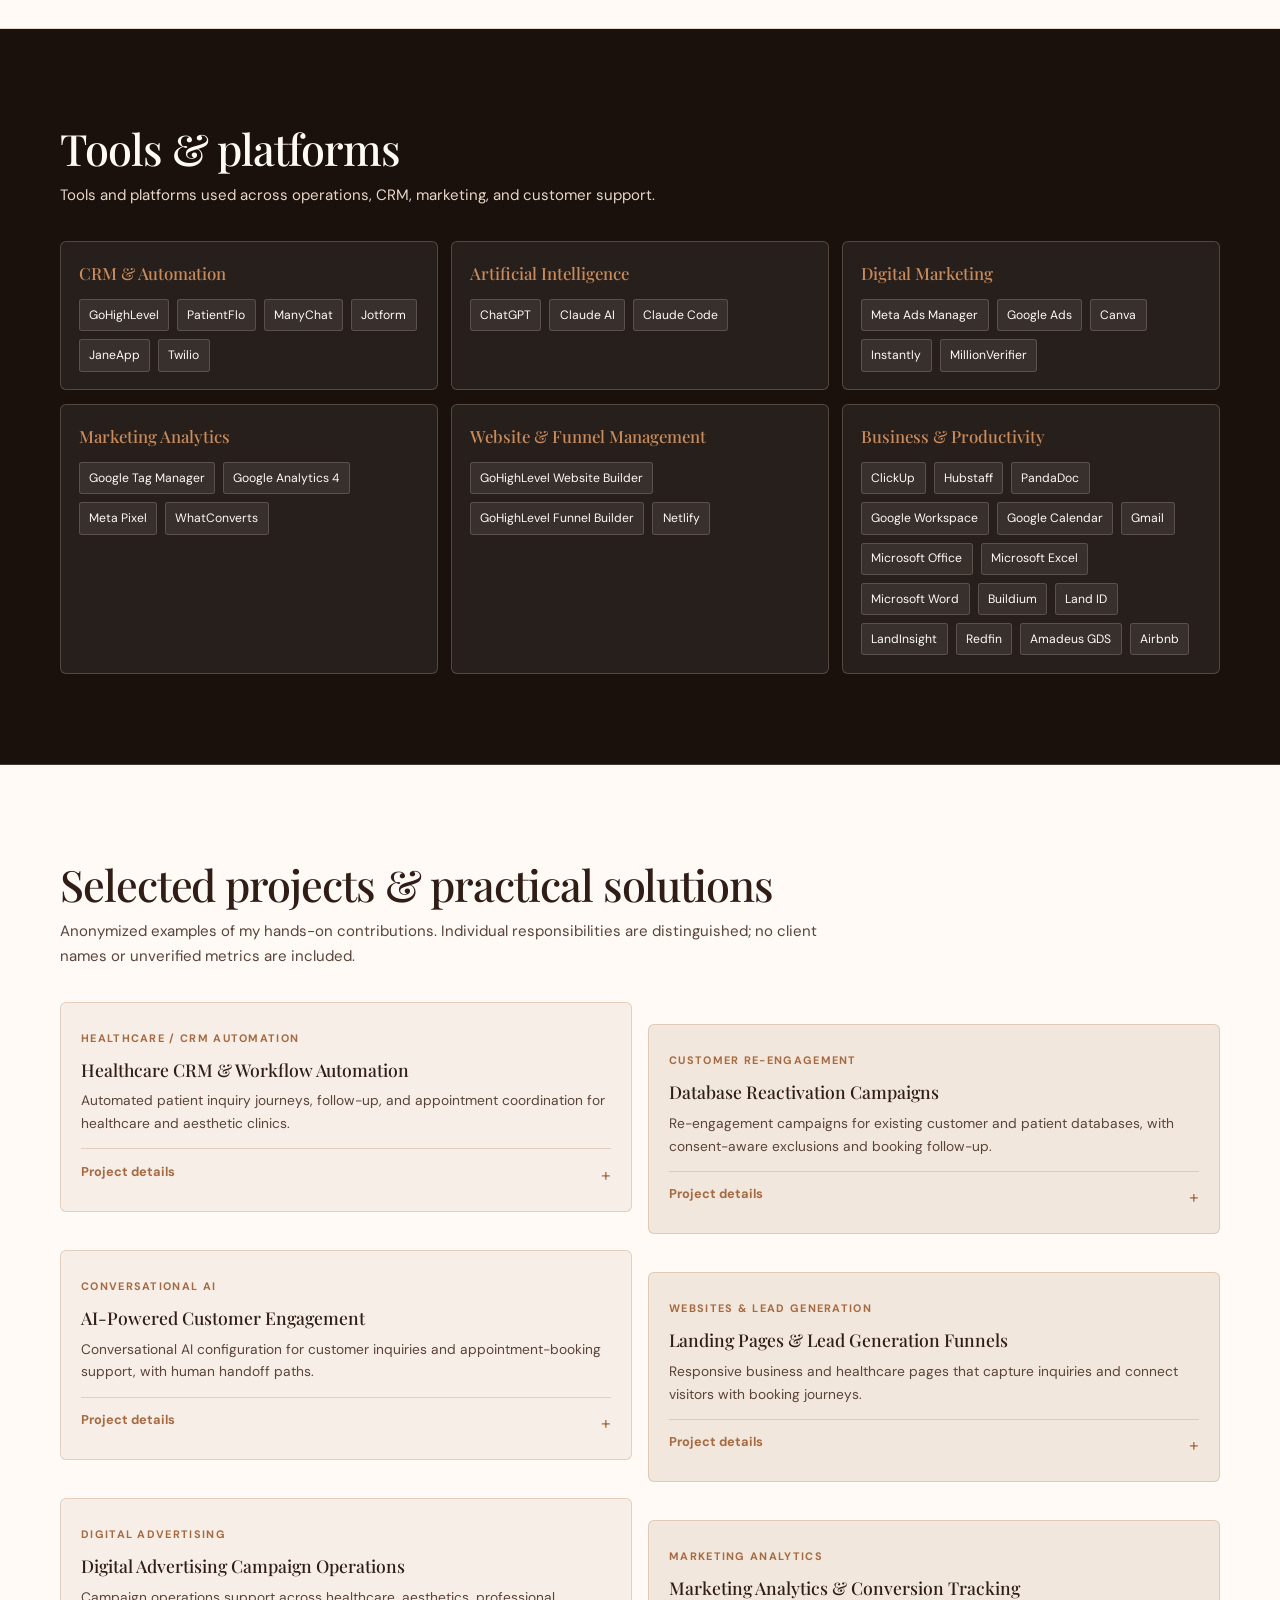
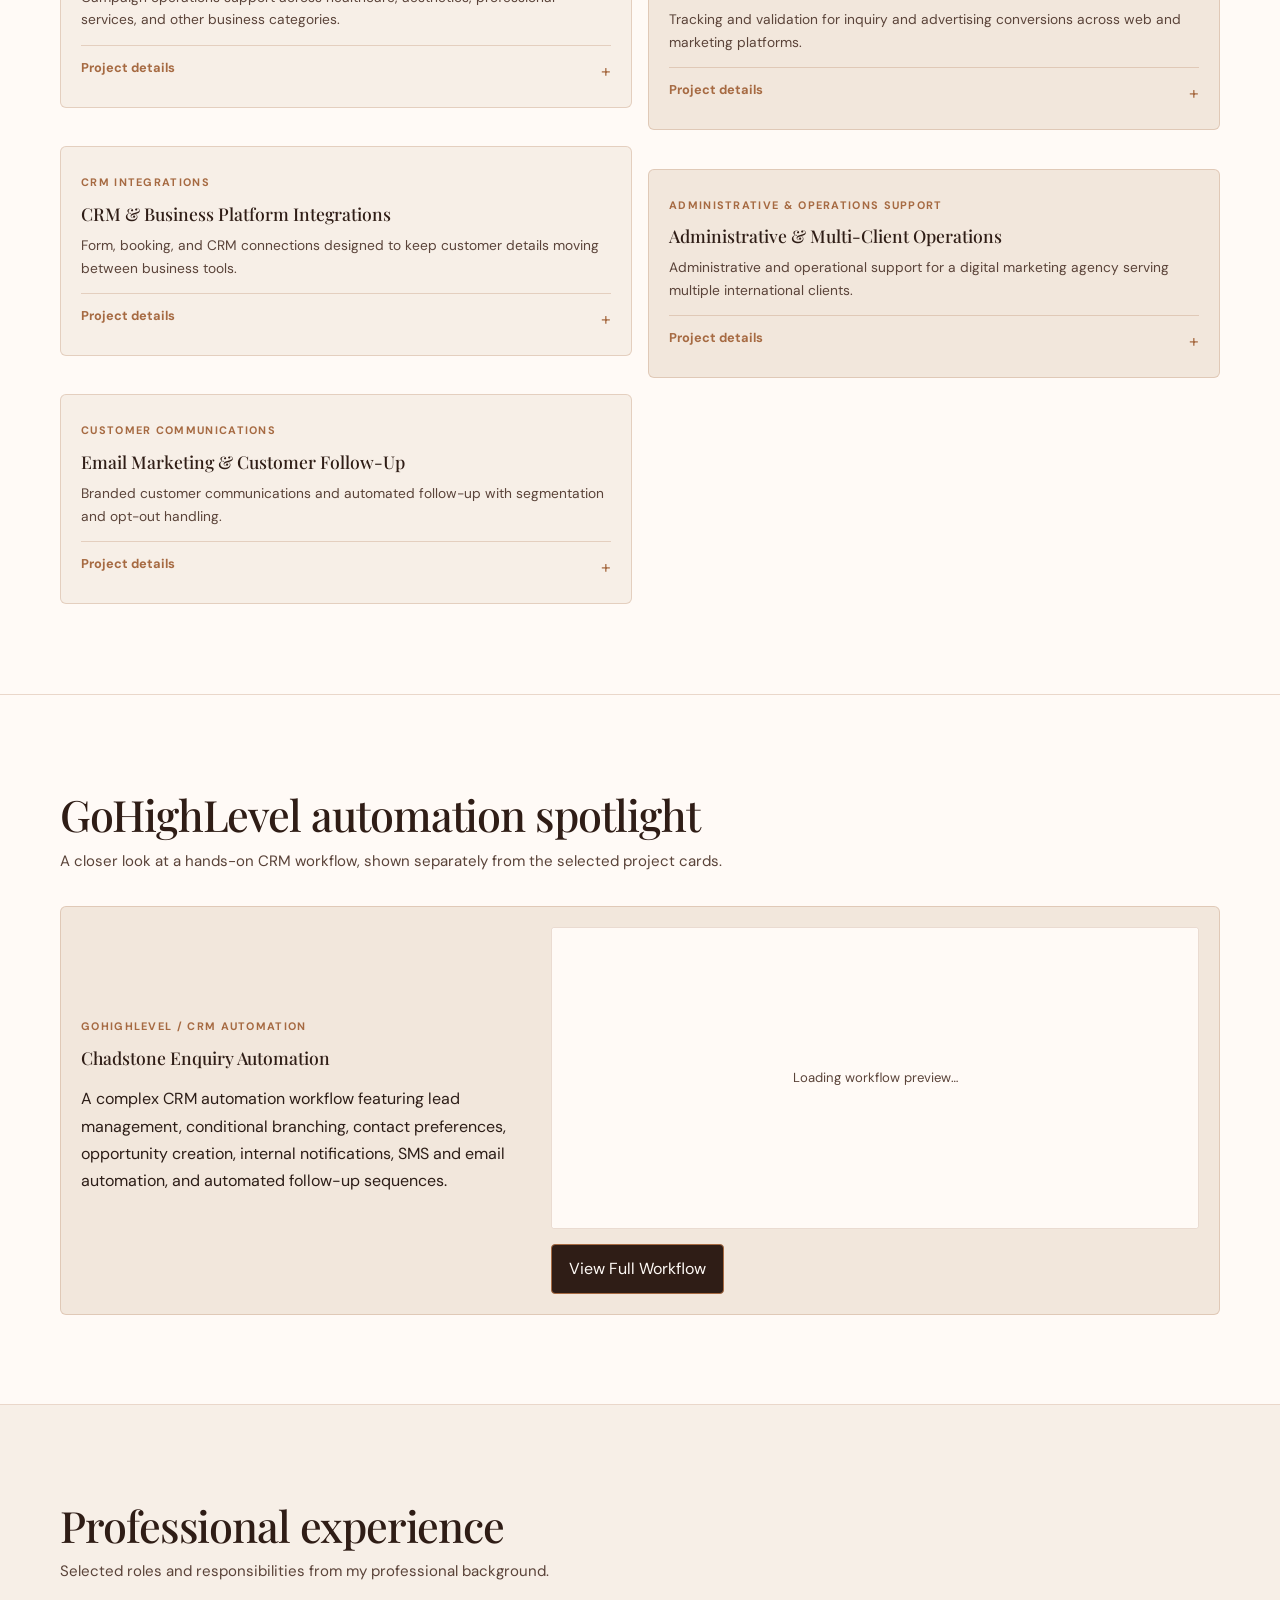
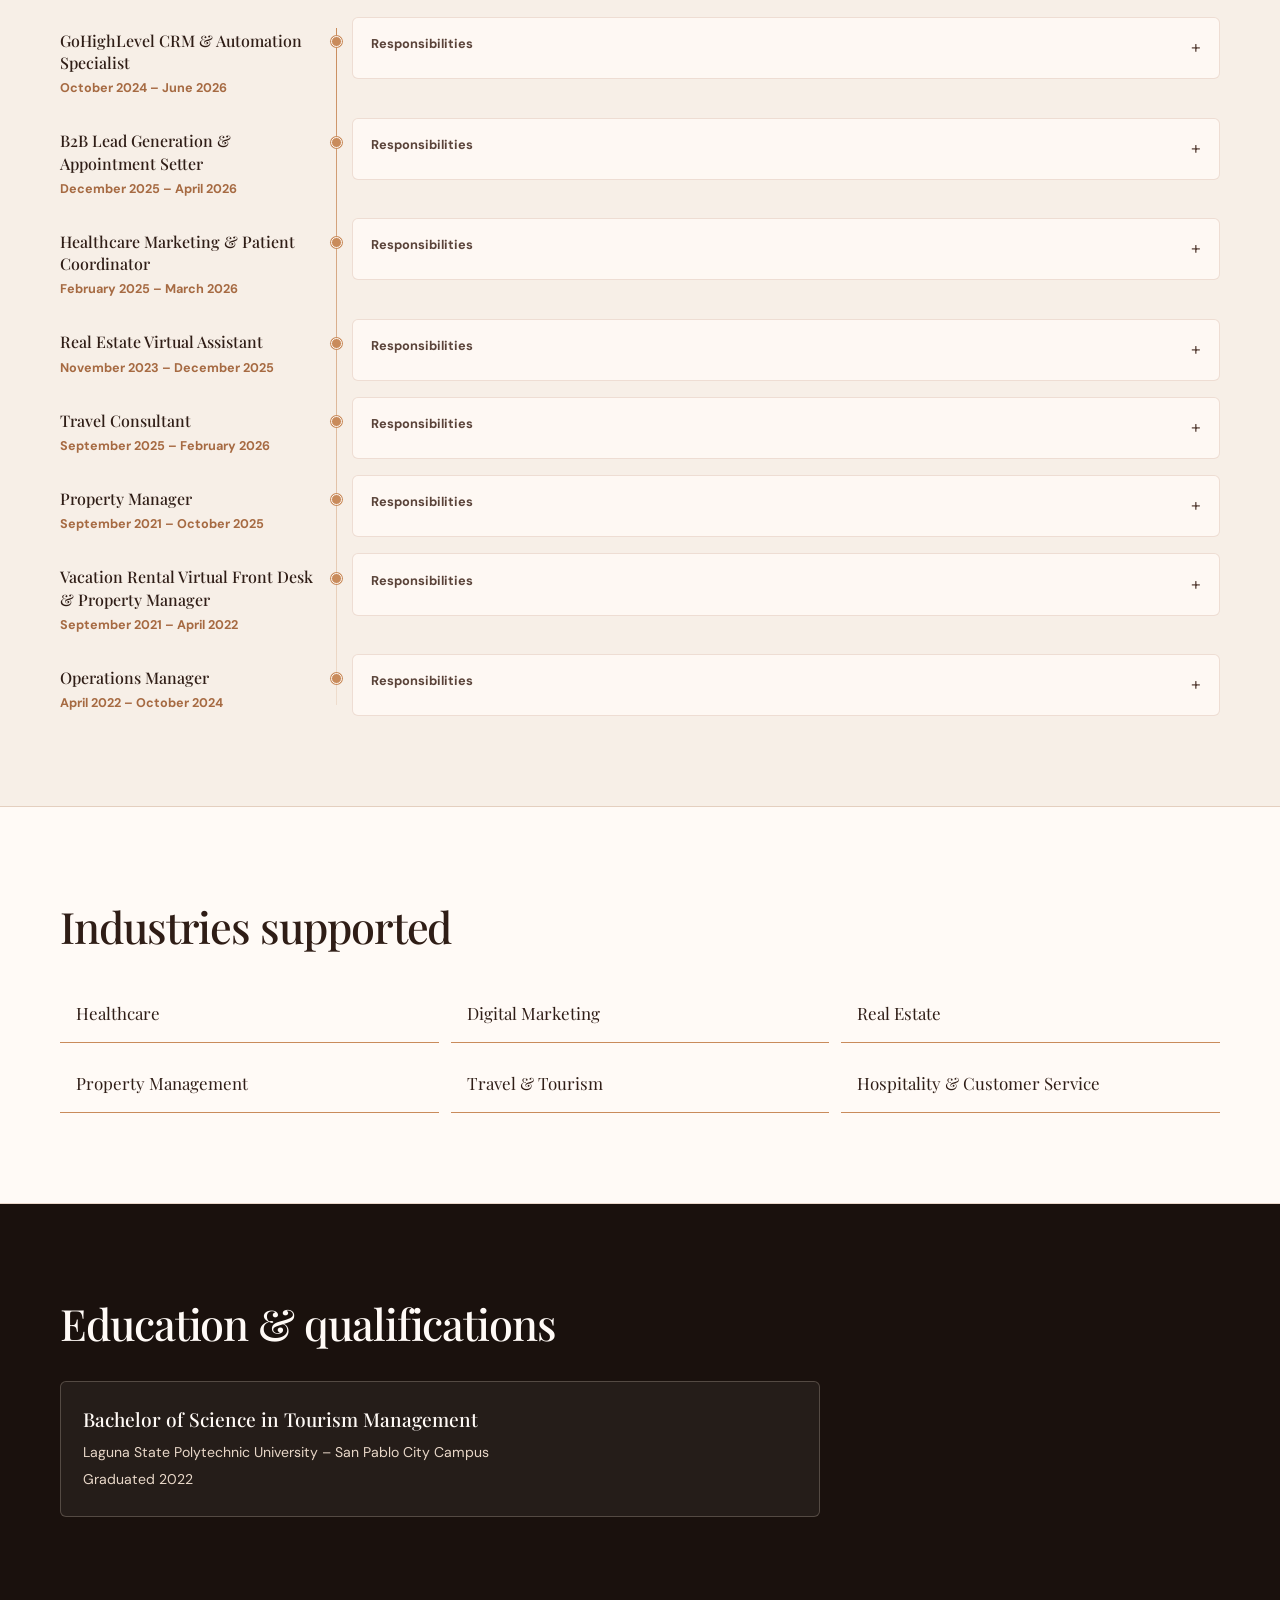
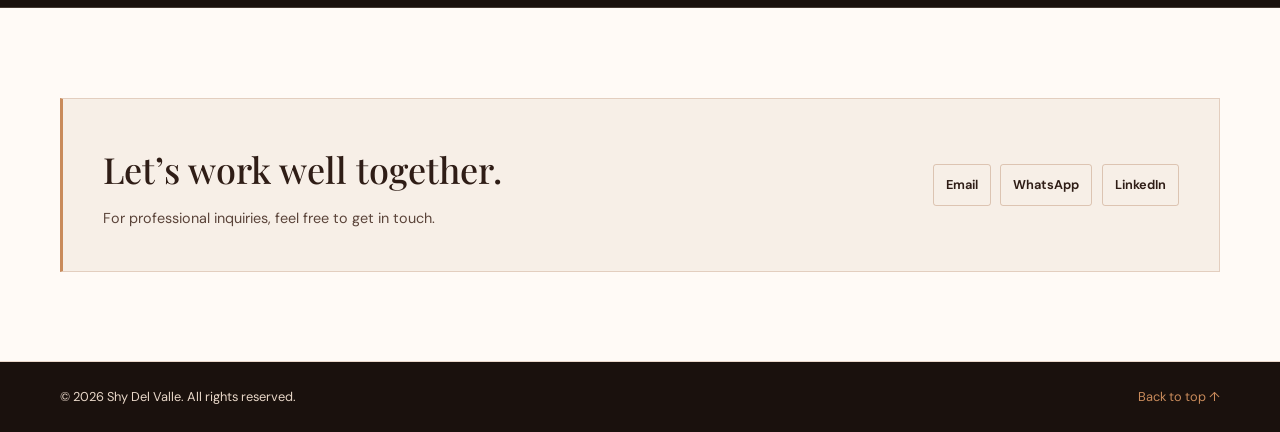
<file: skills.html>
<!DOCTYPE html>
<html lang="en">
<head>
    <meta charset="UTF-8">
    <meta name="viewport" content="width=device-width, initial-scale=1.0">
    <title>Skills - Shayna Mae E. Del Valle</title>
    <meta http-equiv="refresh" content="0; url=index.html?from=skills">
    <script>window.location.replace('index.html?from=skills&t=' + Date.now());</script>
    <link rel="stylesheet" href="home.css">
    <link rel="stylesheet" href="https://cdnjs.cloudflare.com/ajax/libs/font-awesome/6.4.0/css/all.min.css">
</head>
<body>
    <!-- Background Pattern -->
    <div class="background-pattern"></div>

    <!-- Navigation Bar -->
    <nav class="navbar">
        <div class="nav-container">
            <div class="nav-logo">
                <i class="fas fa-briefcase"></i> Shayna Mae Del Valle
            </div>
            <ul class="nav-menu">
                <li><a href="index.html" class="nav-link">Home</a></li>
                <li><a href="about.html" class="nav-link">About</a></li>
                <li><a href="skills.html" class="nav-link active">Skills</a></li>
                <li><a href="education.html" class="nav-link">Education</a></li>
                <li><a href="work.html" class="nav-link">Work</a></li>
                <li><a href="experience.html" class="nav-link">Experience</a></li>
                <li><a href="contact.html" class="nav-link">Contact</a></li>
            </ul>
        </div>
    </nav>

    <!-- ===== SKILLS SECTION ===== -->
    <section class="skills page-section">
        <div class="container">
            <div class="section-header">
                <h2>Skills & Competencies</h2>
                <p class="section-subtitle">Tools & Expertise I Master</p>
            </div>

            <div class="skills-grid">
                <!-- Virtual Assistance & Administrative -->
                <div class="skill-card">
                    <div class="skill-icon">
                        <i class="fas fa-tasks"></i>
                    </div>
                    <h3>Virtual Assistance & Administrative</h3>
                    <ul>
                        <li>Administrative Support</li>
                        <li>Calendar & Email Management</li>
                        <li>Data Entry & Documentation</li>
                        <li>Internet Research</li>
                        <li>File Management</li>
                        <li>Project Coordination</li>
                    </ul>
                </div>

                <!-- CRM & Sales -->
                <div class="skill-card">
                    <div class="skill-icon">
                        <i class="fas fa-chart-line"></i>
                    </div>
                    <h3>CRM & Sales</h3>
                    <ul>
                        <li>GoHighLevel CRM</li>
                        <li>Buildium</li>
                        <li>Lead Generation</li>
                        <li>Appointment Setting</li>
                        <li>Cold Calling</li>
                        <li>Pipeline Management</li>
                    </ul>
                </div>

                <!-- Real Estate -->
                <div class="skill-card">
                    <div class="skill-icon">
                        <i class="fas fa-home"></i>
                    </div>
                    <h3>Real Estate</h3>
                    <ul>
                        <li>Property Research</li>
                        <li>Land ID</li>
                        <li>LandInsight</li>
                        <li>Redfin</li>
                        <li>Property Data Scrubbing</li>
                        <li>Investor Lead Generation</li>
                    </ul>
                </div>

                <!-- Marketing -->
                <div class="skill-card">
                    <div class="skill-icon">
                        <i class="fas fa-bullhorn"></i>
                    </div>
                    <h3>Marketing</h3>
                    <ul>
                        <li>Meta Ads Manager</li>
                        <li>Digital Marketing Support</li>
                        <li>Lead Management</li>
                        <li>Sales Funnel Setup</li>
                        <li>Workflow Automation</li>
                    </ul>
                </div>

                <!-- Property Management -->
                <div class="skill-card">
                    <div class="skill-icon">
                        <i class="fas fa-building"></i>
                    </div>
                    <h3>Property Management</h3>
                    <ul>
                        <li>Tenant Management</li>
                        <li>Rent Collection & Tracking</li>
                        <li>Lease Management</li>
                        <li>Maintenance Coordination</li>
                        <li>Financial Reporting</li>
                        <li>Buildium Management</li>
                    </ul>
                </div>

                <!-- Travel & Hospitality -->
                <div class="skill-card">
                    <div class="skill-icon">
                        <i class="fas fa-plane"></i>
                    </div>
                    <h3>Travel & Hospitality</h3>
                    <ul>
                        <li>Amadeus GDS</li>
                        <li>Flight Reservations</li>
                        <li>Hotel Booking</li>
                        <li>Travel Planning</li>
                        <li>Itinerary Management</li>
                        <li>Airbnb Management</li>
                    </ul>
                </div>

                <!-- Productivity Tools -->
                <div class="skill-card">
                    <div class="skill-icon">
                        <i class="fas fa-laptop"></i>
                    </div>
                    <h3>Productivity Tools</h3>
                    <ul>
                        <li>Google Workspace</li>
                        <li>Google Calendar</li>
                        <li>Gmail</li>
                        <li>Microsoft Office</li>
                        <li>Microsoft Excel</li>
                        <li>Microsoft Word</li>
                    </ul>
                </div>

                <!-- Customer Service -->
                <div class="skill-card">
                    <div class="skill-icon">
                        <i class="fas fa-headset"></i>
                    </div>
                    <h3>Customer Service</h3>
                    <ul>
                        <li>Phone Support</li>
                        <li>Email Communication</li>
                        <li>Chat Support</li>
                        <li>Patient Coordination</li>
                        <li>Guest Management</li>
                        <li>Appointment Scheduling</li>
                    </ul>
                </div>
            </div>
        </div>
    </section>

    <script>
        // Set active nav link based on current page
        function setActiveNav() {
            const currentPage = window.location.pathname.split('/').pop();
            document.querySelectorAll('.nav-link').forEach(link => {
                link.classList.remove('active');
                if (link.getAttribute('href') === currentPage) {
                    link.classList.add('active');
                }
            });
        }
        setActiveNav();
    </script>
</body>
</html>
</file>
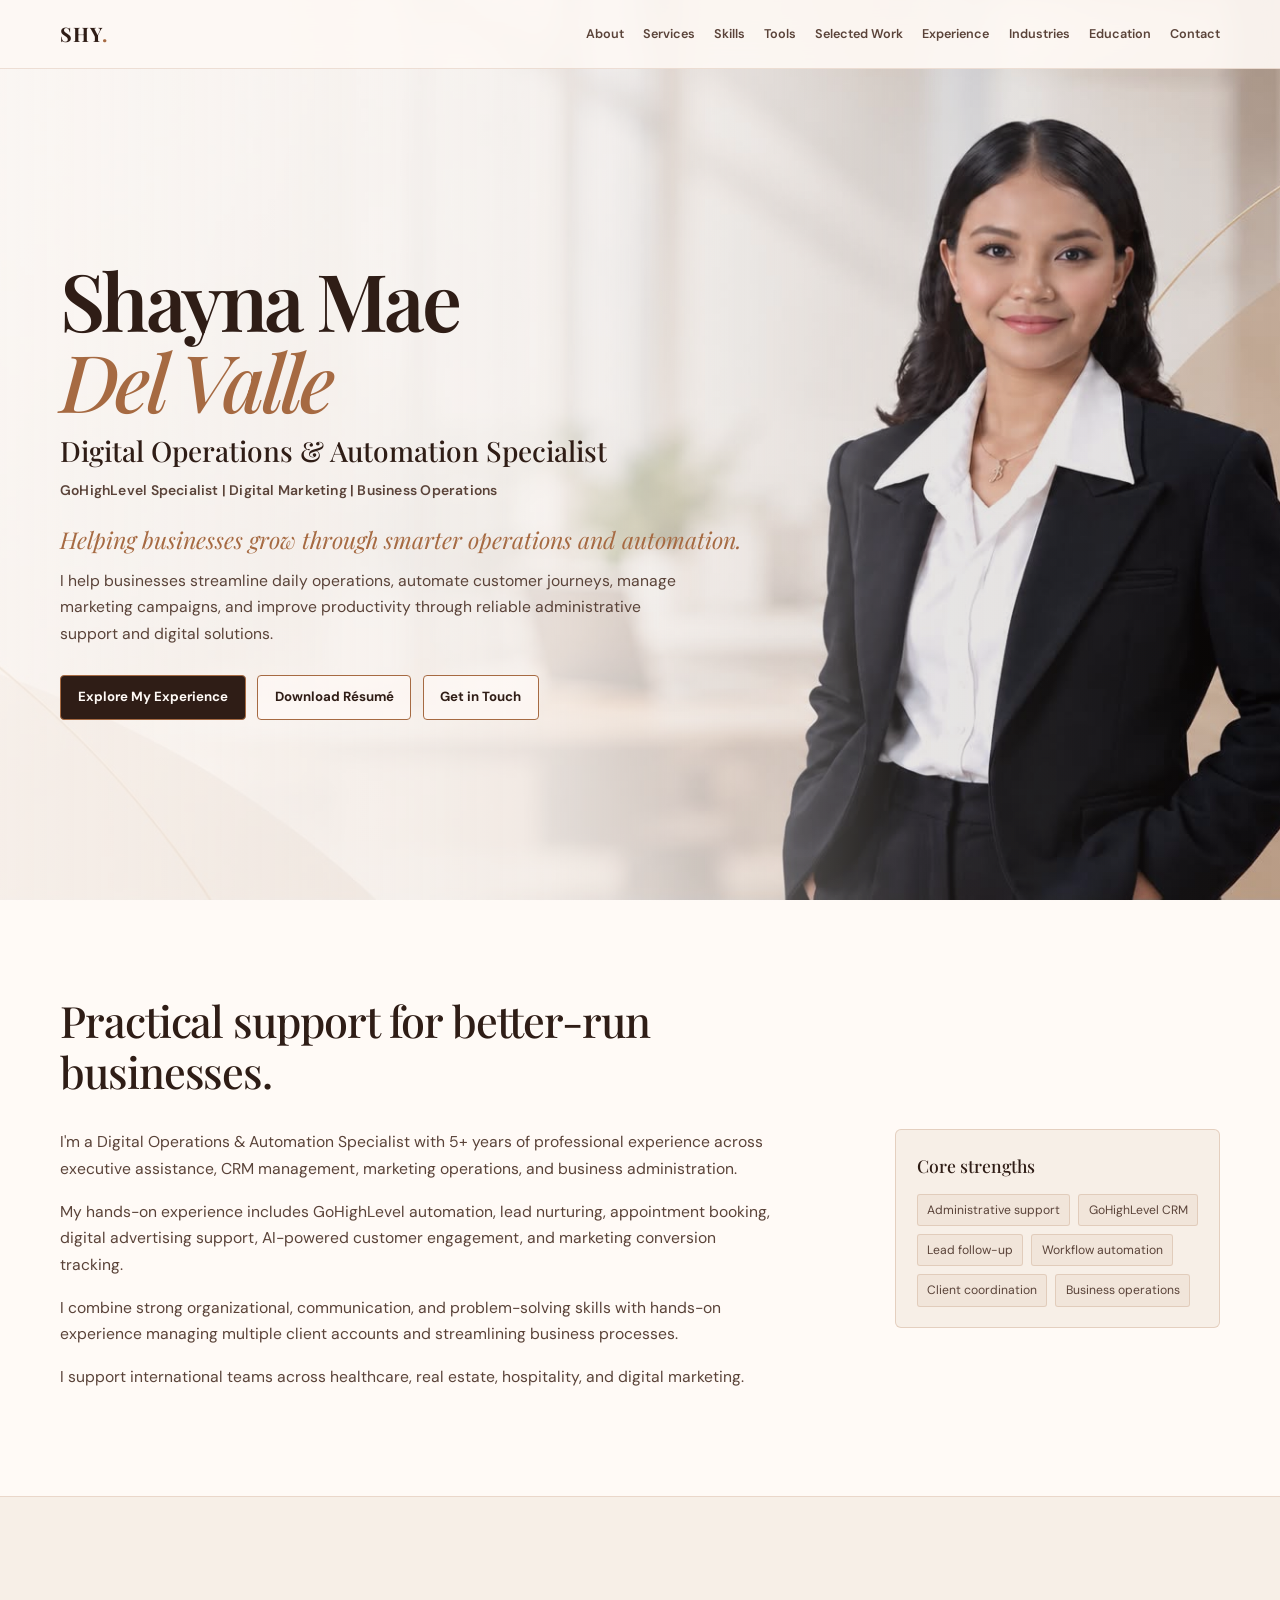
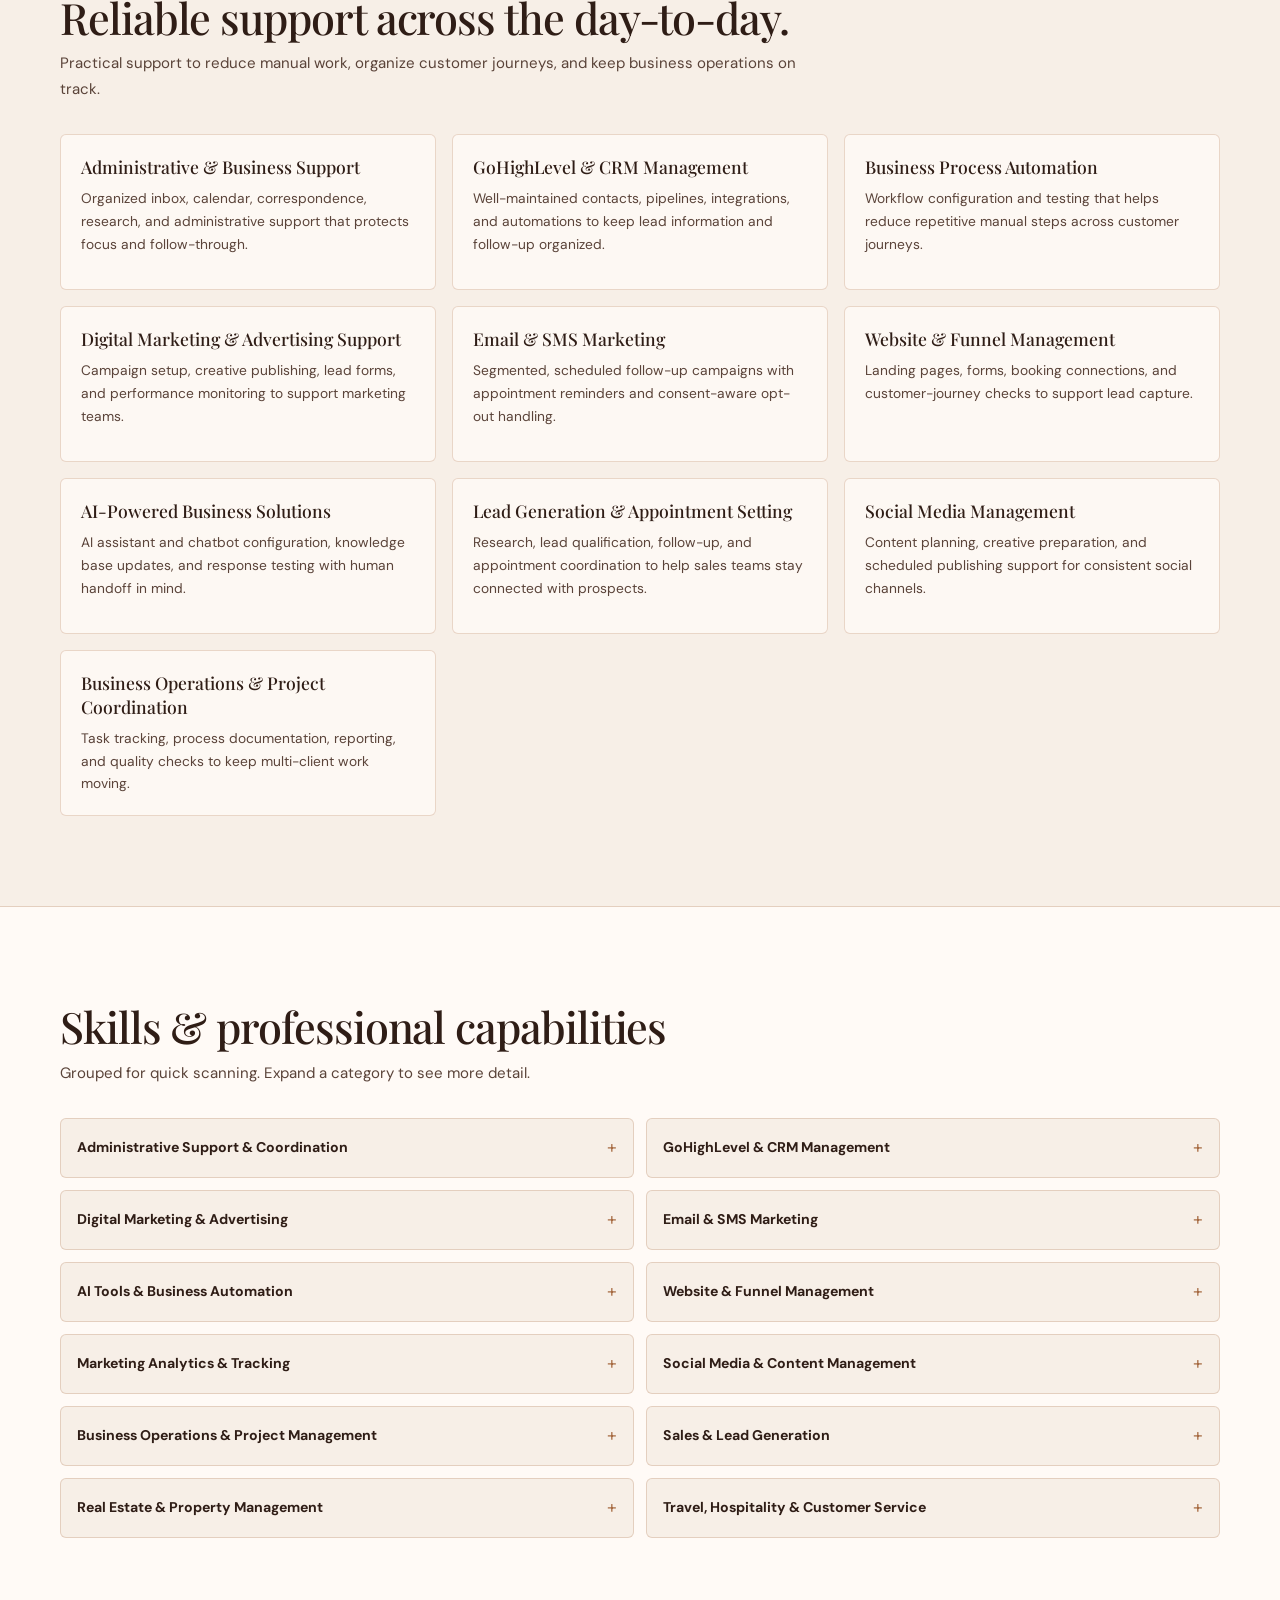
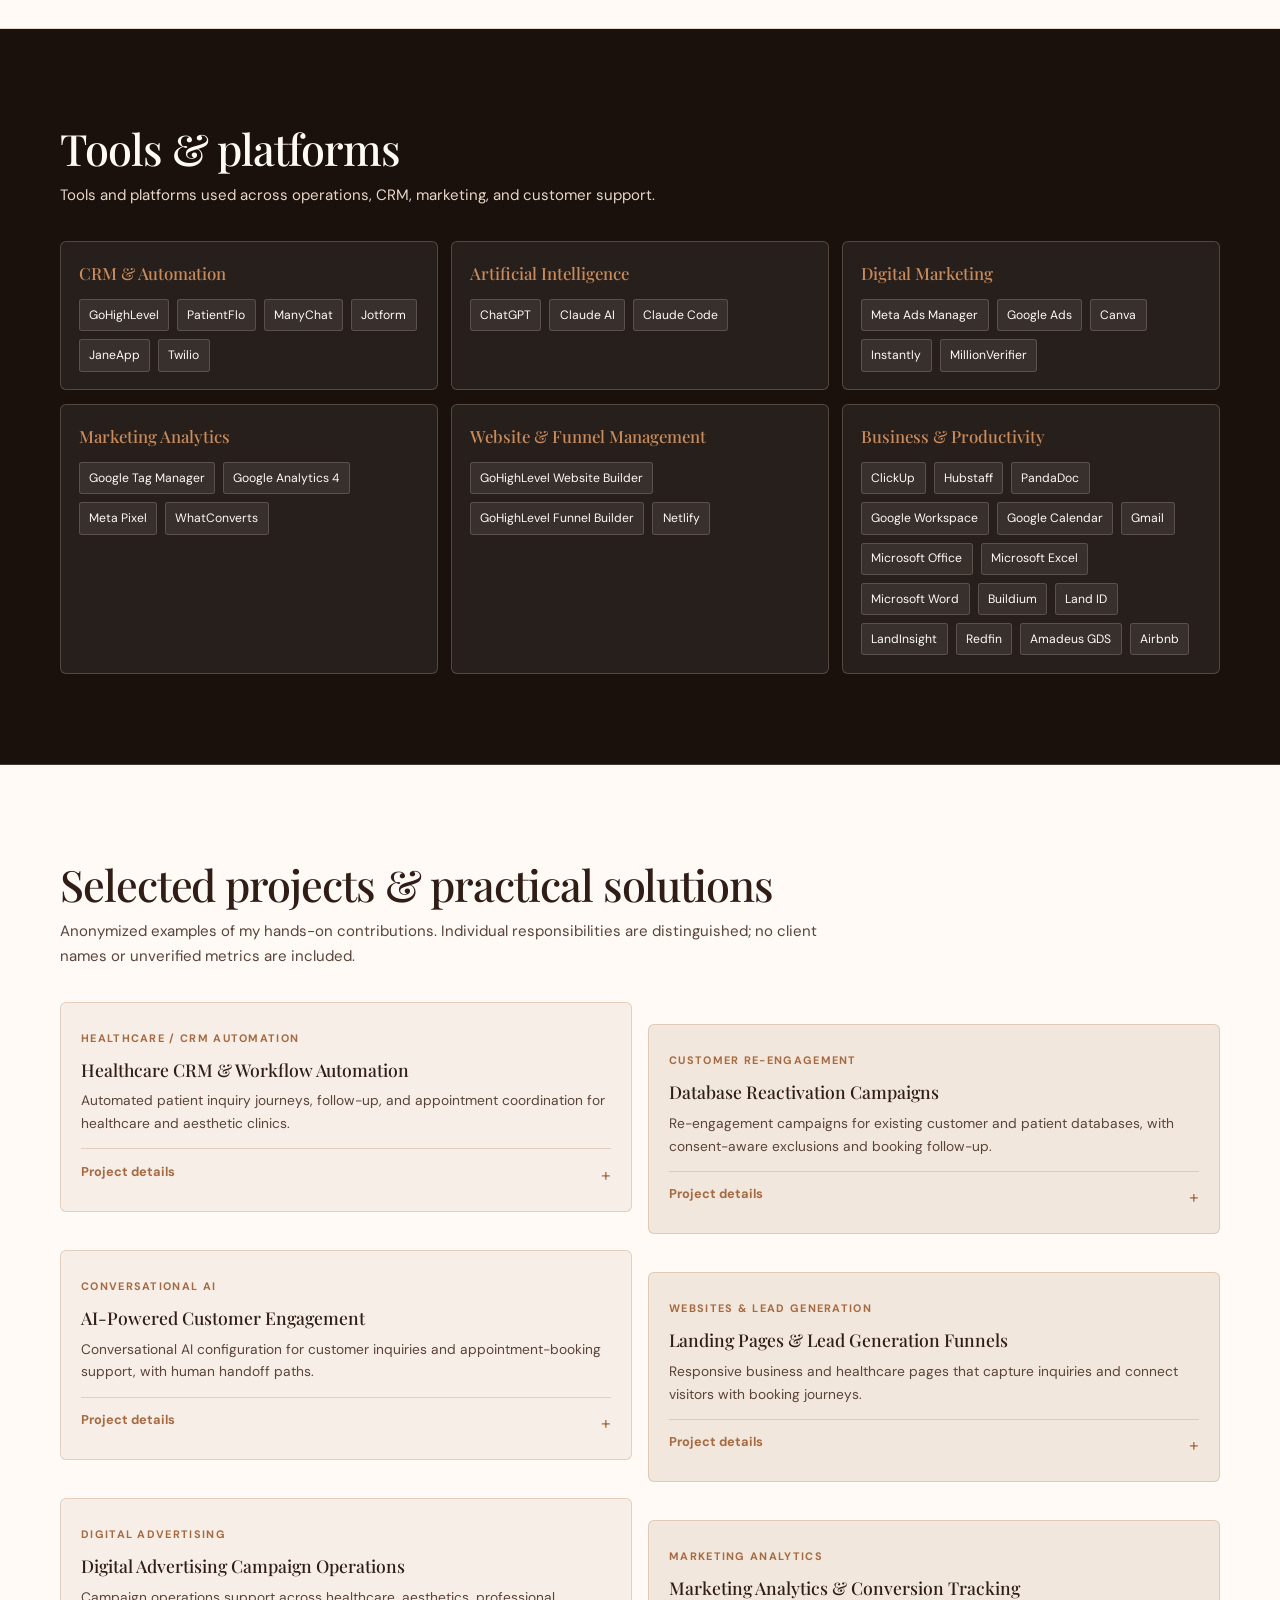
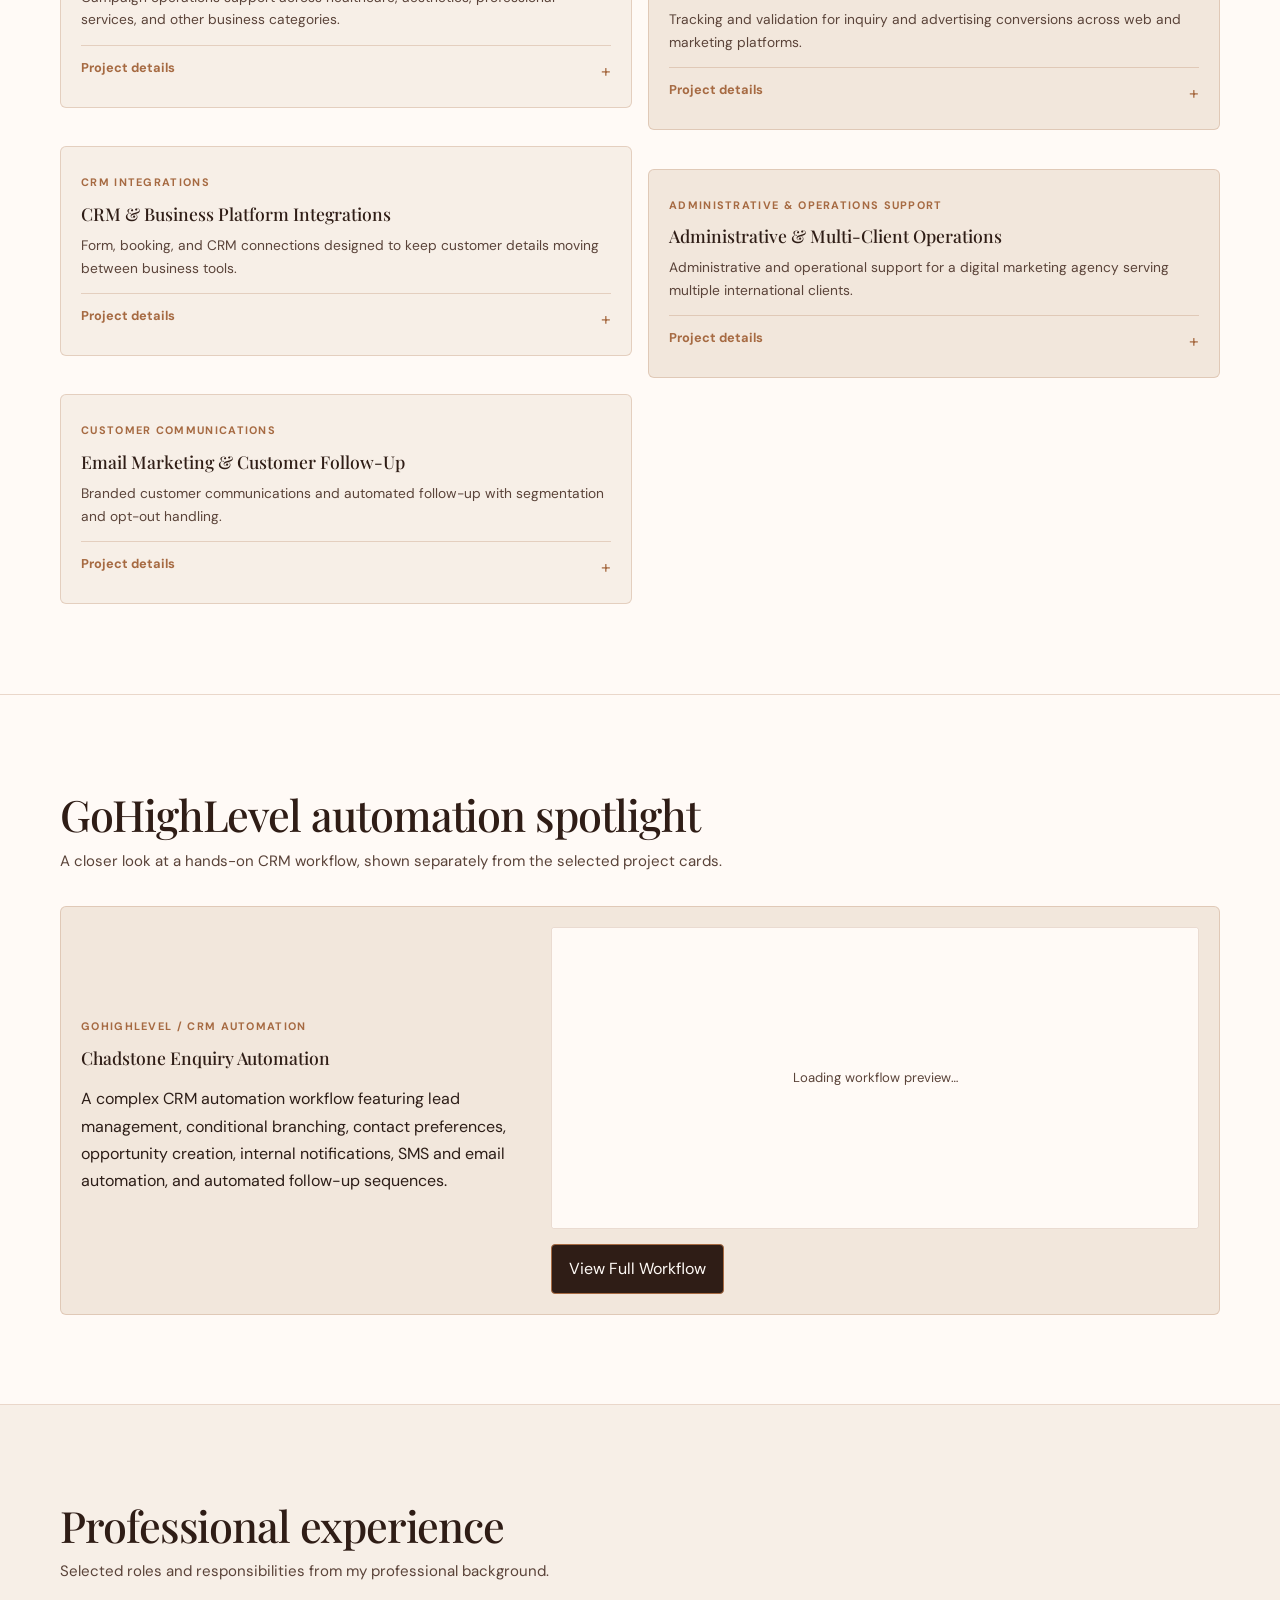
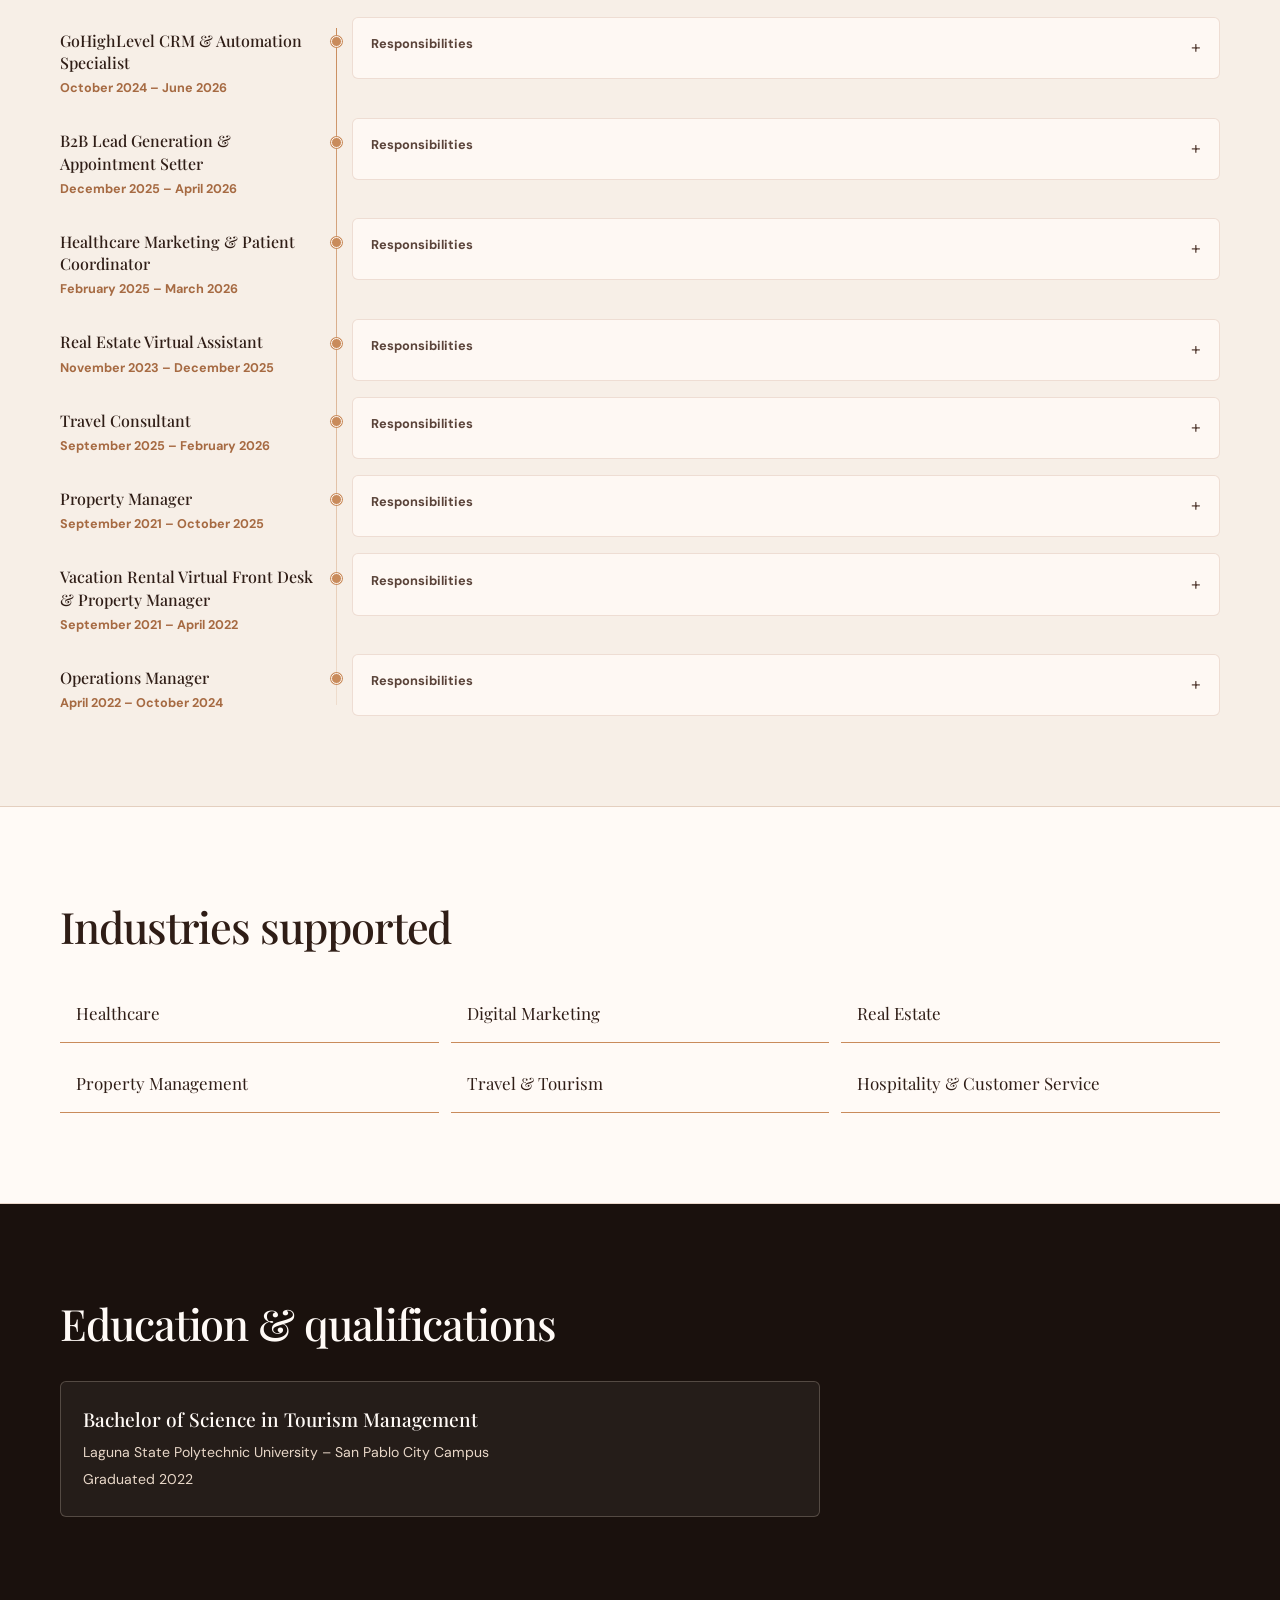
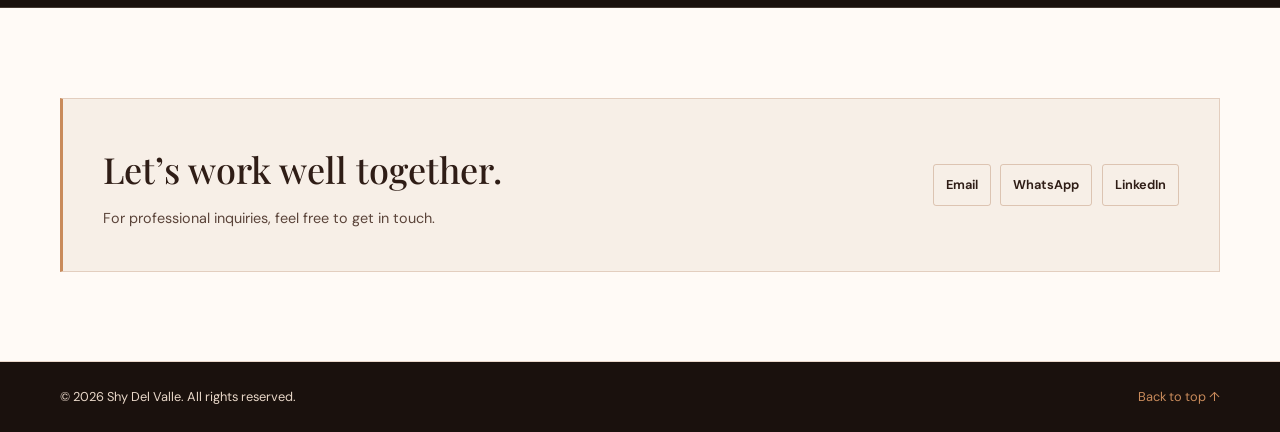
<file: work.html>
<!DOCTYPE html>
<html lang="en">
<head>
    <meta charset="UTF-8">
    <meta name="viewport" content="width=device-width, initial-scale=1.0">
    <title>Work - Shayna Mae E. Del Valle</title>
    <meta http-equiv="refresh" content="0; url=index.html?from=work">
    <script>window.location.replace('index.html?from=work&t=' + Date.now());</script>
    <link rel="stylesheet" href="home.css">
    <link rel="stylesheet" href="https://cdnjs.cloudflare.com/ajax/libs/font-awesome/6.4.0/css/all.min.css">
</head>
<body>
    <!-- Background Pattern -->
    <div class="background-pattern"></div>

    <!-- Navigation Bar -->
    <nav class="navbar">
        <div class="nav-container">
            <div class="nav-logo">
                <i class="fas fa-briefcase"></i> Shayna Mae Del Valle
            </div>
            <ul class="nav-menu">
                <li><a href="index.html" class="nav-link">Home</a></li>
                <li><a href="about.html" class="nav-link">About</a></li>
                <li><a href="skills.html" class="nav-link">Skills</a></li>
                <li><a href="education.html" class="nav-link">Education</a></li>
                <li><a href="work.html" class="nav-link active">Work</a></li>
                <li><a href="experience.html" class="nav-link">Experience</a></li>
                <li><a href="contact.html" class="nav-link">Contact</a></li>
            </ul>
        </div>
    </nav>

    <!-- ===== WORK SECTION ===== -->
    <section class="work page-section">
        <div class="container">
            <div class="section-header">
                <h2>Services & Capabilities</h2>
                <p class="section-subtitle">What I Can Do For Your Business</p>
            </div>

            <div class="work-grid">
                <div class="work-card">
                    <div class="work-icon">
                        <i class="fas fa-user-tie"></i>
                    </div>
                    <h3>Virtual Assistance</h3>
                    <p>Complete administrative and calendar management, email organization, scheduling, and client coordination for multiple projects simultaneously.</p>
                </div>

                <div class="work-card">
                    <div class="work-icon">
                        <i class="fas fa-cog"></i>
                    </div>
                    <h3>CRM & Automation</h3>
                    <p>Setup and management of GoHighLevel CRM systems, creating automated workflows, landing pages, sales funnels, and lead nurturing sequences.</p>
                </div>

                <div class="work-card">
                    <div class="work-icon">
                        <i class="fas fa-phone-alt"></i>
                    </div>
                    <h3>Lead Generation & Appointment Setting</h3>
                    <p>B2B cold calling, lead qualification, appointment scheduling, and prospect follow-up through phone, email, and SMS. Meeting KPIs and conversion targets.</p>
                </div>

                <div class="work-card">
                    <div class="work-icon">
                        <i class="fas fa-building"></i>
                    </div>
                    <h3>Real Estate Support</h3>
                    <p>Property research, seller and investor lead generation, data scrubbing, CRM pipeline management, and acquisition support using industry tools.</p>
                </div>

                <div class="work-card">
                    <div class="work-icon">
                        <i class="fas fa-key"></i>
                    </div>
                    <h3>Property Management</h3>
                    <p>Full property operations management including tenant coordination, rent tracking, lease management, maintenance scheduling, and financial reporting.</p>
                </div>

                <div class="work-card">
                    <div class="work-icon">
                        <i class="fas fa-heartbeat"></i>
                    </div>
                    <h3>Healthcare Patient Coordination</h3>
                    <p>Patient inquiry management, appointment scheduling, follow-up coordination, CRM record maintenance, and lead conversion from digital ads.</p>
                </div>

                <div class="work-card">
                    <div class="work-icon">
                        <i class="fas fa-plane"></i>
                    </div>
                    <h3>Travel Coordination</h3>
                    <p>Flight and hotel bookings using Amadeus GDS, travel itinerary planning, reservation management, and comprehensive travel support.</p>
                </div>

                <div class="work-card">
                    <div class="work-icon">
                        <i class="fas fa-sitemap"></i>
                    </div>
                    <h3>Operations Management</h3>
                    <p>Team supervision, recruitment, staff training, SOP development, KPI monitoring, and quality assurance for remote VA teams.</p>
                </div>
            </div>
        </div>
    </section>

    <script>
        // Set active nav link based on current page
        function setActiveNav() {
            const currentPage = window.location.pathname.split('/').pop();
            document.querySelectorAll('.nav-link').forEach(link => {
                link.classList.remove('active');
                if (link.getAttribute('href') === currentPage) {
                    link.classList.add('active');
                }
            });
        }
        setActiveNav();
    </script>
</body>
</html>
</file>
<file: portfolio.css>
:root {
    color-scheme: light;
    --brown: #a66a42;
    --caramel: #c98b5b;
    --espresso: #2f1d16;
    --chocolate: #1a110d;
    --ivory: #fffaf6;
    --beige: #e8d7c8;
    --dark-text: #2c1d17;
    --secondary-text: #5a4339;
    --cream: #f7efe7;
    --line: rgba(166, 106, 66, 0.24);
    --content-width: 1160px;
}

* {
    box-sizing: border-box;
}

html {
    scroll-behavior: smooth;
    scroll-padding-top: 6rem;
}

body {
    position: relative;
    isolation: isolate;
    overflow-x: hidden;
    margin: 0;
    background: var(--ivory);
    color: var(--dark-text);
    font-family: "DM Sans", "Segoe UI", Arial, sans-serif;
    line-height: 1.7;
}

body::before {
    position: fixed;
    inset: 0;
    z-index: -1;
    background-image:
        linear-gradient(rgba(47, 29, 22, 0.12), rgba(47, 29, 22, 0.12)),
        url("images/VA PIC.png");
    background-position: center, 62% center;
    background-size: cover, cover;
    background-repeat: no-repeat;
    content: "";
    pointer-events: none;
}

img {
    display: block;
    max-width: 100%;
}

a {
    color: inherit;
}

a:focus-visible,
summary:focus-visible {
    outline: 2px solid var(--brown);
    outline-offset: 4px;
}

.container {
    width: min(var(--content-width), calc(100% - 3rem));
    margin-inline: auto;
}

.site-header {
    position: sticky;
    top: 0;
    z-index: 20;
    border-bottom: 1px solid rgba(166, 106, 66, 0.18);
    background: rgba(255, 250, 246, 0.91);
    backdrop-filter: blur(12px);
}

.nav-wrap {
    display: flex;
    min-height: 68px;
    align-items: center;
    justify-content: space-between;
    gap: 1.4rem;
}

.brand {
    color: var(--espresso);
    font-family: "Playfair Display", Georgia, serif;
    font-size: 1.25rem;
    font-weight: 700;
    letter-spacing: 0.05em;
    text-decoration: none;
    white-space: nowrap;
}

.brand span {
    color: var(--brown);
}

.site-nav {
    display: flex;
    align-items: center;
    gap: clamp(0.65rem, 1.5vw, 1.2rem);
}

.site-nav a {
    position: relative;
    padding: 0.45rem 0;
    color: var(--secondary-text);
    font-size: 0.79rem;
    font-weight: 600;
    text-decoration: none;
    transition: color 180ms ease;
}

.site-nav a::after {
    position: absolute;
    right: 0;
    bottom: 0.12rem;
    left: 0;
    height: 1px;
    background: var(--brown);
    content: "";
    transform: scaleX(0);
    transform-origin: left;
    transition: transform 180ms ease;
}

.site-nav a:hover,
.site-nav a.active {
    color: var(--espresso);
}

.site-nav a:hover::after,
.site-nav a.active::after {
    transform: scaleX(1);
}

.hero {
    position: relative;
    display: flex;
    min-height: min(850px, calc(100svh - 68px));
    align-items: center;
    overflow: hidden;
    padding: clamp(4rem, 9vw, 7rem) 0;
}

.hero::before {
    position: absolute;
    inset: 0;
    background: linear-gradient(
        90deg,
        rgba(255, 250, 246, 0.82) 0%,
        rgba(255, 250, 246, 0.66) 43%,
        rgba(255, 250, 246, 0.08) 72%,
        transparent 100%
    );
    content: "";
}

.hero-grid {
    position: relative;
    z-index: 1;
}

.hero-content {
    max-width: 760px;
}

.hero h1 {
    max-width: 700px;
    margin: 0.55rem 0 0.7rem;
    color: var(--espresso);
    font-family: "Playfair Display", Georgia, serif;
    font-size: clamp(3.15rem, 6.2vw, 5rem);
    font-weight: 600;
    letter-spacing: -0.045em;
    line-height: 1.02;
}

.hero h1 span {
    display: block;
    color: var(--brown);
    font-style: italic;
    font-weight: 500;
}

.hero-title {
    margin: 0;
    color: var(--espresso);
    font-family: "Playfair Display", Georgia, serif;
    font-size: clamp(1.3rem, 2.4vw, 1.75rem);
    font-weight: 500;
    line-height: 1.35;
}

.hero-specialties {
    max-width: 700px;
    margin: 0.6rem 0 1rem;
    color: var(--secondary-text);
    font-size: 0.87rem;
    font-weight: 600;
    letter-spacing: 0.015em;
}

.hero-manifesto {
    margin: 1.1rem 0 0.5rem;
    color: var(--brown);
    font-family: "Playfair Display", Georgia, serif;
    font-size: clamp(1.15rem, 2vw, 1.45rem);
    font-style: italic;
}

.hero-copy {
    max-width: 630px;
    margin: 0 0 1.7rem;
    color: var(--secondary-text);
    font-size: 0.98rem;
}

.button-row {
    display: flex;
    flex-wrap: wrap;
    gap: 0.7rem;
}

.button {
    display: inline-flex;
    min-height: 44px;
    align-items: center;
    justify-content: center;
    padding: 0.65rem 1.05rem;
    border: 1px solid var(--brown);
    border-radius: 4px;
    color: var(--espresso);
    font-size: 0.83rem;
    font-weight: 700;
    text-decoration: none;
    transition: transform 180ms ease, background 180ms ease, color 180ms ease, box-shadow 180ms ease;
}

.button:hover {
    transform: translateY(-2px);
    box-shadow: 0 5px 14px rgba(47, 29, 22, 0.12);
}

.button-primary {
    background: var(--espresso);
    color: var(--ivory);
}

.button-primary:hover {
    border-color: var(--brown);
    background: var(--brown);
}

.button-quiet {
    background: rgba(255, 250, 246, 0.68);
}

.button-quiet:hover {
    background: var(--ivory);
}

.page-section {
    padding: clamp(4.2rem, 7vw, 6.3rem) 0;
    border-bottom: 1px solid var(--line);
}

.section-heading {
    max-width: 760px;
    margin-bottom: 2rem;
}

.section-heading h2 {
    margin: 0.3rem 0 0.55rem;
    color: var(--espresso);
    font-family: "Playfair Display", Georgia, serif;
    font-size: clamp(1.9rem, 4vw, 2.7rem);
    font-weight: 500;
    letter-spacing: -0.025em;
    line-height: 1.18;
}

.section-heading p {
    margin: 0;
    color: var(--secondary-text);
    font-size: 0.94rem;
}

#about,
#skills,
#work,
#industries {
    background: var(--ivory);
}

#services,
#experience {
    background: var(--cream);
}

#tools,
#education {
    border-color: rgba(232, 215, 200, 0.2);
    background: var(--chocolate);
    color: var(--ivory);
}

#tools .section-heading h2,
#education .section-heading h2 {
    color: var(--ivory);
}

#tools .section-heading p,
#education .section-heading p {
    color: var(--beige);
}

.about-grid {
    display: grid;
    grid-template-columns: minmax(0, 1.4fr) minmax(260px, 0.6fr);
    gap: clamp(2rem, 6vw, 5rem);
    align-items: start;
}

.about-copy {
    max-width: 720px;
}

.about-copy p {
    margin: 0 0 1rem;
    color: var(--secondary-text);
    font-size: 0.98rem;
}

.fact-panel,
.service-card,
.project-card,
.skill-group,
.tool-group,
.timeline-content,
.education-card {
    border: 1px solid var(--line);
    border-radius: 6px;
}

.fact-panel {
    padding: 1.3rem;
    background: var(--cream);
}

.fact-panel h3 {
    margin: 0 0 0.8rem;
    color: var(--espresso);
    font-family: "Playfair Display", Georgia, serif;
    font-size: 1.1rem;
    font-weight: 500;
}

.fact-list {
    display: flex;
    flex-wrap: wrap;
    gap: 0.5rem;
    margin: 0;
    padding: 0;
    list-style: none;
}

.fact-list li {
    display: inline-flex;
    align-items: center;
    padding: 0.3rem 0.58rem;
    border: 1px solid rgba(166, 106, 66, 0.2);
    border-radius: 3px;
    background: rgba(232, 215, 200, 0.4);
    color: var(--secondary-text);
    font-size: 0.76rem;
}

.card-grid {
    display: grid;
    grid-template-columns: repeat(3, minmax(0, 1fr));
    gap: 1rem;
}

.service-card {
    min-height: 156px;
    padding: 1.25rem;
    background: rgba(255, 250, 246, 0.78);
    transition: transform 180ms ease, border-color 180ms ease, box-shadow 180ms ease;
}

.service-card:hover,
.project-card:hover {
    transform: translateY(-3px);
    border-color: rgba(166, 106, 66, 0.5);
    box-shadow: 0 8px 20px rgba(47, 29, 22, 0.07);
}

.service-card h3,
.project-card h3 {
    margin: 0 0 0.5rem;
    color: var(--espresso);
    font-family: "Playfair Display", Georgia, serif;
    font-size: 1.1rem;
    font-weight: 500;
    line-height: 1.35;
}

.service-card p,
.project-card > p {
    margin: 0;
    color: var(--secondary-text);
    font-size: 0.86rem;
    line-height: 1.65;
}

.skills-list {
    display: grid;
    grid-template-columns: repeat(2, minmax(0, 1fr));
    gap: 0.75rem;
}

.skill-group {
    overflow: hidden;
    background: var(--cream);
    transition: border-color 180ms ease, box-shadow 180ms ease;
}

.skill-group[open] {
    border-color: rgba(166, 106, 66, 0.48);
    box-shadow: 0 5px 14px rgba(47, 29, 22, 0.045);
}

.skill-group summary {
    display: flex;
    min-height: 58px;
    align-items: center;
    gap: 0.75rem;
    padding: 0.85rem 1rem;
    color: var(--espresso);
    cursor: pointer;
    font-size: 0.88rem;
    font-weight: 700;
    list-style: none;
}

.skill-group summary::-webkit-details-marker,
.project-card summary::-webkit-details-marker,
.timeline-content summary::-webkit-details-marker {
    display: none;
}

.skill-group summary::after {
    margin-left: auto;
    color: var(--brown);
    content: "+";
    font-family: "DM Sans", sans-serif;
    font-size: 1.1rem;
    font-weight: 400;
}

.skill-group[open] summary::after {
    content: "\2212";
}

.skill-group ul {
    display: flex;
    flex-wrap: wrap;
    gap: 0.4rem;
    margin: 0;
    padding: 0 1rem 1rem 3rem;
    list-style: none;
}

.skill-group li {
    padding: 0.24rem 0.48rem;
    border: 1px solid rgba(166, 106, 66, 0.15);
    border-radius: 3px;
    background: rgba(255, 250, 246, 0.8);
    color: var(--secondary-text);
    font-size: 0.74rem;
    line-height: 1.5;
}

.tools-grid {
    display: grid;
    grid-template-columns: repeat(3, minmax(0, 1fr));
    gap: 0.85rem;
}

.tool-group {
    padding: 1.1rem;
    border-color: rgba(232, 215, 200, 0.22);
    background: rgba(255, 250, 246, 0.06);
}

.tool-group h3 {
    margin: 0 0 0.7rem;
    color: var(--caramel);
    font-family: "Playfair Display", Georgia, serif;
    font-size: 1.05rem;
    font-weight: 500;
}

.tool-group .fact-list li {
    border-color: rgba(232, 215, 200, 0.2);
    background: rgba(255, 250, 246, 0.08);
    color: var(--ivory);
}

.project-grid {
    display: grid;
    grid-template-columns: repeat(2, minmax(0, 1fr));
    gap: 1rem;
    align-items: start;
}

.project-card {
    padding: 1.25rem;
    background: var(--cream);
    transition: transform 180ms ease, border-color 180ms ease, box-shadow 180ms ease;
}

.project-card:nth-child(even) {
    margin-top: 1.4rem;
    background: #f2e7dc;
}

.project-card .project-type {
    display: inline-block;
    margin-bottom: 0.65rem;
    color: var(--brown);
    font-size: 0.68rem;
    font-weight: 700;
    letter-spacing: 0.12em;
    text-transform: uppercase;
}

.project-card details {
    margin-top: 0.85rem;
    padding-top: 0.7rem;
    border-top: 1px solid var(--line);
}

.project-card summary,
.timeline-content summary {
    color: var(--brown);
    cursor: pointer;
    font-size: 0.8rem;
    font-weight: 700;
    list-style: none;
}

.project-card summary::after,
.timeline-content summary::after {
    float: right;
    content: "+";
    font-size: 1.1rem;
    font-weight: 400;
}

.project-card details[open] summary::after,
.timeline-content details[open] summary::after {
    content: "\2212";
}

.project-details {
    display: grid;
    gap: 0.5rem;
    margin-top: 0.75rem;
}

.project-card .project-details p {
    margin: 0;
    color: var(--secondary-text);
    font-size: 0.82rem;
    line-height: 1.6;
}

.project-details strong {
    color: var(--dark-text);
}

.workflow-feature-card {
    display: grid;
    grid-template-columns: minmax(0, 0.8fr) minmax(0, 1.2fr);
    gap: clamp(1.2rem, 3vw, 2.4rem);
    align-items: center;
    background: var(--cream);
}

.workflow-feature-preview {
    min-width: 0;
}

.workflow-preview {
    overflow: hidden;
    border: 1px solid var(--line);
    border-radius: 4px;
    background: #fff;
}

.workflow-preview__viewport {
    position: relative;
    height: 300px;
    overflow: hidden;
    background: #fff;
}

.workflow-viewer {
    display: block;
    width: 100%;
    height: 100%;
    border: 0;
    pointer-events: none;
}

.workflow-preview__status {
    position: absolute;
    inset: 0;
    display: grid;
    place-items: center;
    margin: 0;
    padding: 1rem;
    background: rgba(255, 250, 246, 0.94);
    color: var(--secondary-text);
    font-size: 0.82rem;
    text-align: center;
}

.workflow-preview__status[hidden] {
    display: none;
}

.workflow-actions {
    display: flex;
    flex-wrap: wrap;
    align-items: center;
    gap: 0.8rem 1rem;
    margin-top: 0.9rem;
}

.workflow-open {
    font: inherit;
    cursor: pointer;
}

.workflow-open:disabled {
    cursor: wait;
    opacity: 0.62;
}

.workflow-modal {
    position: fixed;
    inset: 0;
    z-index: 1000;
    display: grid;
    grid-template-rows: auto minmax(0, 1fr);
    gap: 0.5rem;
    padding: clamp(0.5rem, 1.5vw, 1.25rem);
    background: rgba(26, 17, 13, 0.94);
    animation: workflow-modal-enter 180ms ease-out;
}

.workflow-modal[hidden] {
    display: none !important;
}

.workflow-modal__toolbar {
    display: flex;
    min-height: 54px;
    align-items: center;
    gap: 1rem;
    padding: 0.5rem 0.7rem 0.5rem 1rem;
    border: 1px solid var(--line);
    border-radius: 5px;
    background: var(--ivory);
}

.workflow-modal__toolbar h2 {
    margin: 0;
    color: var(--espresso);
    font-family: "Playfair Display", Georgia, serif;
    font-size: clamp(0.95rem, 2vw, 1.2rem);
    font-weight: 500;
    line-height: 1.3;
}

.workflow-modal__controls {
    display: flex;
    align-items: center;
    gap: 0.4rem;
    margin-left: auto;
}

.workflow-control {
    display: inline-flex;
    min-width: 38px;
    min-height: 38px;
    align-items: center;
    justify-content: center;
    padding: 0.35rem 0.6rem;
    border: 1px solid rgba(166, 106, 66, 0.34);
    border-radius: 3px;
    background: transparent;
    color: var(--espresso);
    cursor: pointer;
    font: inherit;
    font-size: 1.1rem;
    font-weight: 700;
    transition: background 180ms ease, color 180ms ease, border-color 180ms ease;
}

.workflow-control:hover {
    border-color: var(--espresso);
    background: var(--espresso);
    color: var(--ivory);
}

.workflow-control--reset,
.workflow-control--close {
    font-size: 0.76rem;
}

.workflow-control--close {
    border-color: var(--espresso);
    background: var(--espresso);
    color: var(--ivory);
}

.workflow-control--close:hover {
    border-color: var(--brown);
    background: var(--brown);
}

.workflow-modal__canvas {
    position: relative;
    min-width: 0;
    min-height: 0;
    overflow: hidden;
    border: 1px solid var(--line);
    border-radius: 5px;
    background: #fff;
}

.workflow-modal__status {
    position: absolute;
    inset: 0;
    z-index: 1;
    display: grid;
    place-items: center;
    margin: 0;
    padding: 1rem;
    background: rgba(255, 250, 246, 0.96);
    color: var(--secondary-text);
    font-size: 0.86rem;
    text-align: center;
}

.workflow-modal__status[hidden] {
    display: none;
}

.workflow-modal__watermark {
    position: absolute;
    inset: -18%;
    z-index: 2;
    display: grid;
    grid-template-columns: repeat(3, minmax(0, 1fr));
    grid-template-rows: repeat(4, minmax(0, 1fr));
    place-items: center;
    overflow: hidden;
    transform: rotate(-24deg);
    pointer-events: none;
    user-select: none;
}

.workflow-modal__watermark span {
    color: rgba(86, 64, 49, 0.24);
    font-family: "DM Sans", Arial, sans-serif;
    font-size: clamp(0.9rem, 2.4vw, 1.6rem);
    font-weight: 700;
    letter-spacing: 0.14em;
    text-transform: uppercase;
    white-space: nowrap;
    text-shadow: 0 1px 2px rgba(255, 255, 255, 0.55);
}

.workflow-viewer--modal {
    pointer-events: auto;
}

body.workflow-modal-open {
    overflow: hidden;
}

@keyframes workflow-modal-enter {
    from {
        opacity: 0;
    }

    to {
        opacity: 1;
    }
}

.timeline {
    position: relative;
    display: grid;
    gap: 1rem;
}

.timeline::before {
    position: absolute;
    top: 0.7rem;
    bottom: 0.7rem;
    left: 276px;
    width: 1px;
    background: linear-gradient(var(--caramel), rgba(201, 139, 91, 0.18));
    content: "";
}

.timeline-item {
    position: relative;
    display: grid;
    grid-template-columns: 260px minmax(0, 1fr);
    gap: 2rem;
    align-items: start;
}

.timeline-item::before {
    position: absolute;
    top: 1.2rem;
    left: 271px;
    width: 9px;
    height: 9px;
    border: 1px solid var(--ivory);
    border-radius: 50%;
    background: var(--caramel);
    box-shadow: 0 0 0 1px var(--caramel);
    content: "";
}

.timeline-label {
    padding: 0.8rem 0 0.2rem;
}

.timeline-label h3 {
    margin: 0 0 0.3rem;
    color: var(--espresso);
    font-family: "Playfair Display", Georgia, serif;
    font-size: 1rem;
    font-weight: 500;
    line-height: 1.4;
}

.timeline-date {
    margin: 0;
    color: var(--brown);
    font-size: 0.79rem;
    font-weight: 700;
    line-height: 1.5;
}

.timeline-company {
    margin: 0.15rem 0 0.3rem;
    color: var(--secondary-text);
    font-size: 0.83rem;
    font-weight: 650;
}

.timeline-content {
    padding: 0.95rem 1.1rem;
    border-color: rgba(166, 106, 66, 0.18);
    background: rgba(255, 250, 246, 0.84);
}

.timeline-content summary {
    color: var(--secondary-text);
}

.timeline-content ul {
    margin: 0.7rem 0 0;
    padding-left: 1.1rem;
    color: var(--secondary-text);
    font-size: 0.85rem;
}

.timeline-content li + li {
    margin-top: 0.28rem;
}

.industry-list {
    display: grid;
    grid-template-columns: repeat(3, minmax(0, 1fr));
    gap: 0.75rem;
    margin: 0;
    padding: 0;
    list-style: none;
}

.industry-list li {
    padding: 0.9rem 1rem;
    border-bottom: 1px solid var(--caramel);
    color: var(--espresso);
    font-family: "Playfair Display", Georgia, serif;
    font-size: 1.06rem;
}

.education-card {
    max-width: 760px;
    padding: 1.3rem 1.4rem;
    border-color: rgba(232, 215, 200, 0.24);
    background: rgba(255, 250, 246, 0.05);
}

.education-card h3 {
    margin: 0 0 0.35rem;
    color: var(--ivory);
    font-family: "Playfair Display", Georgia, serif;
    font-size: 1.2rem;
    font-weight: 500;
}

.education-card p {
    margin: 0.2rem 0;
    color: var(--beige);
    font-size: 0.88rem;
}

.contact-panel {
    display: flex;
    align-items: center;
    justify-content: space-between;
    gap: 2rem;
    padding: clamp(1.4rem, 4vw, 2.5rem);
    border: 1px solid var(--line);
    border-left: 3px solid var(--caramel);
    background: var(--cream);
}

.contact-panel h2 {
    margin: 0 0 0.4rem;
    color: var(--espresso);
    font-family: "Playfair Display", Georgia, serif;
    font-size: clamp(1.7rem, 3vw, 2.25rem);
    font-weight: 500;
}

.contact-panel p {
    margin: 0;
    color: var(--secondary-text);
    font-size: 0.9rem;
}

.contact-actions {
    display: flex;
    flex-wrap: wrap;
    gap: 0.6rem;
}

.contact-actions a {
    display: inline-flex;
    min-height: 42px;
    align-items: center;
    gap: 0.45rem;
    padding: 0.5rem 0.75rem;
    border: 1px solid rgba(166, 106, 66, 0.32);
    border-radius: 3px;
    color: var(--espresso);
    font-size: 0.8rem;
    font-weight: 650;
    text-decoration: none;
    transition: background 180ms ease, color 180ms ease, border-color 180ms ease;
}

.contact-actions a:hover {
    border-color: var(--espresso);
    background: var(--espresso);
    color: var(--ivory);
}

.site-footer {
    padding: 1.5rem 0;
    background: var(--chocolate);
    color: var(--beige);
    font-size: 0.8rem;
}

.footer-row {
    display: flex;
    justify-content: space-between;
    gap: 1rem;
}

.footer-row p {
    margin: 0;
}

.footer-row a {
    color: var(--caramel);
    text-decoration: none;
}

.reveal-ready .reveal {
    opacity: 0;
    transform: translateY(12px);
    transition: opacity 480ms ease, transform 480ms ease;
}

.reveal-ready .reveal.is-visible {
    opacity: 1;
    transform: translateY(0);
}

@media (max-width: 980px) {
    .nav-wrap {
        min-height: 64px;
        align-items: flex-start;
        flex-direction: column;
        justify-content: center;
        gap: 0.1rem;
        padding-block: 0.55rem;
    }

    .site-nav {
        width: 100%;
        gap: 1rem;
        overflow-x: auto;
        padding: 0.15rem 0 0.25rem;
        scrollbar-width: thin;
    }

    .site-nav a {
        flex: 0 0 auto;
        font-size: 0.76rem;
    }

    .timeline {
        gap: 0.9rem;
    }

    .timeline::before {
        left: 226px;
    }

    .timeline-item {
        grid-template-columns: 210px minmax(0, 1fr);
        gap: 1.2rem;
    }

    .timeline-item::before {
        left: 221px;
    }
}

@media (max-width: 700px) {
    .container {
        width: min(100% - 2rem, var(--content-width));
    }

    .hero {
        min-height: calc(100svh - 88px);
        padding: 1.5rem 0;
    }

    .hero::before {
        background: linear-gradient(90deg, rgba(255, 250, 246, 0.62), rgba(255, 250, 246, 0.28));
    }

    body::before {
        background-position: center, 78% center;
    }

    .hero-content {
        padding: clamp(1rem, 4vw, 1.35rem);
        border: 1px solid rgba(166, 106, 66, 0.24);
        background: rgba(255, 250, 246, 0.96);
    }

    .hero h1 {
        font-size: clamp(2.65rem, 11vw, 3.8rem);
    }

    .hero-title {
        font-size: 1.18rem;
    }

    .hero-specialties {
        margin: 0.4rem 0 0.7rem;
        font-size: 0.75rem;
        line-height: 1.5;
    }

    .hero-manifesto {
        margin: 0.7rem 0 0.35rem;
        font-size: 1.1rem;
    }

    .hero-copy {
        margin-bottom: 1rem;
        font-size: 0.88rem;
        line-height: 1.55;
    }

    .button-row .button {
        flex: 1 1 100%;
    }

    .page-section {
        padding: 3.6rem 0;
    }

    .about-grid,
    .skills-list,
    .project-grid,
    .card-grid,
    .tools-grid,
    .industry-list {
        grid-template-columns: 1fr;
    }

    .service-card {
        min-height: 0;
    }

    .project-card:nth-child(even) {
        margin-top: 0;
    }

    .timeline::before {
        left: 0;
    }

    .timeline-item {
        grid-template-columns: 1fr;
        gap: 0.25rem;
        padding-left: 1.2rem;
    }

    .timeline-item::before {
        top: 1rem;
        left: -4px;
    }

    .timeline-label {
        padding: 0.3rem 0;
    }

    .contact-panel,
    .footer-row {
        align-items: flex-start;
        flex-direction: column;
    }

    .contact-actions {
        width: 100%;
    }

    .contact-actions a {
        flex: 1 1 auto;
        justify-content: center;
    }

    .workflow-preview__viewport {
        height: 270px;
    }

    .workflow-modal__toolbar {
        flex-wrap: wrap;
        gap: 0.4rem 0.65rem;
        padding: 0.6rem;
    }

    .workflow-feature-card {
        grid-template-columns: 1fr;
        gap: 1rem;
    }

    .workflow-modal__toolbar h2 {
        flex: 1 1 100%;
    }

    .workflow-modal__controls {
        gap: 0.25rem;
    }

    .workflow-control {
        min-width: 34px;
        min-height: 34px;
        padding: 0.25rem 0.45rem;
    }

    .workflow-control--reset,
    .workflow-control--close {
        font-size: 0.7rem;
    }
}

@media (max-width: 380px) {
    .site-nav {
        gap: 0.8rem;
    }

    .hero h1 {
        font-size: 2.45rem;
    }
}

@media (prefers-reduced-motion: reduce) {
    *,
    *::before,
    *::after {
        scroll-behavior: auto !important;
        transition-duration: 0.01ms !important;
        animation-duration: 0.01ms !important;
        animation-iteration-count: 1 !important;
    }

    .reveal-ready .reveal {
        opacity: 1;
        transform: none;
    }

    .workflow-modal {
        animation: none;
    }
}
</file>
<file: home.css>
/* ===== Global Styles ===== */
:root {
    --brown: #a66a42;
    --brown-soft: #c98b5b;
    --dark-brown: #2f1d16;
    --dark-brown-deep: #1a110d;
    --panel: rgba(47, 29, 22, 0.84);
    --panel-light: rgba(71, 45, 35, 0.8);
    --white: #ffffff;
    --text: #fffaf6;
    --muted: #e8d7c8;
    --line: rgba(201, 139, 91, 0.35);
    --text-dark: #2c1d17;
    --text-soft: #5a4339;
}

* {
    margin: 0;
    padding: 0;
    box-sizing: border-box;
}

html {
    scroll-behavior: smooth;
}

body {
    font-family: 'Segoe UI', Tahoma, Geneva, Verdana, sans-serif;
    background-color: var(--dark-brown-deep);
    color: var(--text);
    overflow-x: hidden;
    min-height: 100vh;
    position: relative;
    isolation: isolate;
}

body::before {
    content: '';
    position: fixed;
    inset: 0;
    z-index: -1;
    pointer-events: none;
    background-image: linear-gradient(rgba(32, 20, 16, 0.45), rgba(32, 20, 16, 0.45)), url('images/VA PIC.png');
    background-repeat: no-repeat, no-repeat;
    background-position: center center, center center;
    background-size: cover, cover;
}

.container {
    max-width: 1200px;
    margin: 0 auto;
    padding: 0 2rem;
}

/* ===== Section Header ===== */
.section-header {
    text-align: center;
    margin-bottom: 3rem;
}

.section-header h2 {
    font-size: 2.5rem;
    color: var(--text-dark);
    margin-bottom: 0.5rem;
    font-weight: 700;
}

.section-kicker {
    display: block;
    margin-bottom: 0.65rem;
    color: var(--brown);
    font-size: 0.78rem;
    font-weight: 700;
    line-height: 1;
    text-transform: uppercase;
}

.section-subtitle {
    font-size: 1.1rem;
    color: var(--text-soft);
    font-weight: 400;
}

/* ===== Hero Section ===== */
.hero {
    min-height: 100vh;
    display: flex;
    align-items: center;
    justify-content: center;
    padding: 6rem 2rem 2rem;
    position: relative;
}

.hero-container {
    max-width: 1200px;
    width: 100%;
    position: relative;
    display: grid;
    grid-template-columns: 1fr 1fr;
    gap: 4rem;
    align-items: center;
}

.hero-content {
    display: flex;
    flex-direction: column;
    gap: 1.5rem;
}

.hero-content h2 {
    font-size: 4.3rem;
    color: var(--white);
    font-weight: 500;
}

.hero-content h1 {
    font-size: 6.2rem;
    font-weight: 700;
    line-height: 1.15;
    color: var(--white);
}

.job-title {
    font-size: 3.5rem;
    color: var(--brown-soft);
    font-family: Georgia, 'Times New Roman', serif;
    font-weight: 700;
    letter-spacing: 0.01em;
    margin-top: -0.5rem;
}

.highlight {
    color: #472604;
}

.subtitle {
    font-size: 2.4rem;
    color: var(--muted);
    font-family: Georgia, 'Times New Roman', serif;
    font-weight: 500;
    line-height: 1.55;
}

.highlight-text {
    color: var(--white);
    font-weight: 600;
}

/* ===== Button ===== */
.btn-about {
    padding: 0.9rem 2.5rem;
    background: var(--brown);
    color: var(--white);
    border: none;
    border-radius: 50px;
    font-size: 1rem;
    font-weight: 600;
    cursor: pointer;
    width: fit-content;
    transition: all 0.3s ease;
    box-shadow: 0 4px 15px rgba(79, 50, 36, 0.25);
}

.btn-about:hover {
    background: var(--dark-brown);
    transform: translateY(-3px);
    box-shadow: 0 6px 20px rgba(79, 50, 36, 0.35);
}

.btn-about::after {
    content: ' \2192';
    margin-left: 0.5rem;
}

.btn-submit {
    padding: 0.9rem 2.5rem;
    background: var(--brown);
    color: var(--white);
    border: none;
    border-radius: 50px;
    font-size: 1rem;
    font-weight: 600;
    cursor: pointer;
    transition: all 0.3s ease;
    box-shadow: 0 4px 15px rgba(79, 50, 36, 0.25);
    width: 100%;
}

.btn-submit:hover {
    background: var(--dark-brown);
    transform: translateY(-3px);
    box-shadow: 0 6px 20px rgba(79, 50, 36, 0.35);
}

/* ===== Social Links ===== */
.social-links {
    display: flex;
    align-items: center;
    justify-content: center;
    gap: 1.25rem;
}

.social-icon {
    width: 4rem;
    height: 4rem;
    background: var(--brown);
    border: 1px solid var(--brown-soft);
    border-radius: 50%;
    display: flex;
    align-items: center;
    justify-content: center;
    color: var(--white);
    text-decoration: none;
    transition: transform 0.2s ease, background-color 0.2s ease, box-shadow 0.2s ease;
    font-size: 1.4rem;
    box-shadow: 0 4px 14px rgba(47, 29, 22, 0.2);
}

.social-icon:hover {
    color: var(--white);
    background: var(--dark-brown);
    transform: translateY(-2px) scale(1.06);
    box-shadow: 0 7px 18px rgba(47, 29, 22, 0.3);
}

.social-icon:focus-visible {
    outline: 3px solid var(--brown-soft);
    outline-offset: 4px;
}

.hero-content h2,
.hero-content h1,
.subtitle {
    color: var(--text);
}

.job-title {
    color: #472604;
}

.highlight-text {
    color: var(--white);
}

.btn-about,
.btn-submit {
    background: var(--brown);
}

.btn-about:hover,
.btn-submit:hover {
    background: var(--dark-brown);
}

@keyframes hero-text-reveal {
    from {
        opacity: 0;
        transform: translateY(14px);
    }

    to {
        opacity: 1;
        transform: translateY(0);
    }
}

.hero-content > * {
    animation: hero-text-reveal 0.55s ease both;
}

.hero-content > *:nth-child(2) { animation-delay: 0.06s; }
.hero-content > *:nth-child(3) { animation-delay: 0.12s; }
.hero-content > *:nth-child(4) { animation-delay: 0.18s; }
.hero-content > *:nth-child(5) { animation-delay: 0.24s; }
.hero-content > *:nth-child(6) { animation-delay: 0.3s; }

.motion-ready .reveal-item {
    opacity: 0;
    transform: translateY(14px);
    transition: opacity 0.48s ease, transform 0.48s ease;
    transition-delay: var(--reveal-delay, 0ms);
}

.motion-ready .reveal-item.is-visible {
    opacity: 1;
    transform: translateY(0);
}

/* ===== Page Section Styling ===== */
.page-section {
    padding-top: 8rem;
    padding-bottom: 5rem;
}

/* ===== About Section ===== */
.about {
    padding: 5rem 0;
    background-color: #fff;
}

.about-content {
    display: grid;
    grid-template-columns: 1fr;
}

.about-text p {
    font-size: 1.05rem;
    line-height: 1.8;
    color: #555;
    margin-bottom: 1.5rem;
}

.about-intro {
    font-size: 1.15rem !important;
    color: #333 !important;
    font-weight: 500 !important;
}

.about-details h3 {
    font-size: 1.3rem;
    color: #333;
    margin-bottom: 1rem;
    margin-top: 1.5rem;
    font-weight: 600;
}

.industries-list,
.strengths-list {
    list-style: none;
    display: grid;
    grid-template-columns: repeat(auto-fit, minmax(250px, 1fr));
    gap: 1rem;
}

.industries-list li,
.strengths-list li {
    font-size: 1rem;
    color: #555;
    display: flex;
    align-items: center;
    gap: 0.75rem;
}

.industries-list i,
.strengths-list i {
    color: #6366f1;
    font-size: 1.1rem;
}

.about-closing {
    font-size: 1.05rem !important;
    color: #555 !important;
    margin-top: 1.5rem !important;
}

/* ===== Skills Section ===== */
.skills {
    padding: 5rem 0;
    background-color: #f8f9fa;
}

.skills-grid {
    display: grid;
    grid-template-columns: repeat(auto-fit, minmax(280px, 1fr));
    gap: 2rem;
}

.skill-card {
    background: white;
    padding: 2rem;
    border-radius: 10px;
    box-shadow: 0 4px 15px rgba(0, 0, 0, 0.08);
    transition: all 0.3s ease;
    text-align: center;
}

.skill-card:hover {
    transform: translateY(-5px);
    box-shadow: 0 8px 25px rgba(0, 0, 0, 0.15);
}

.skill-icon {
    font-size: 3rem;
    color: #6366f1;
    margin-bottom: 1rem;
}

.skill-card h3 {
    font-size: 1.2rem;
    color: #333;
    margin-bottom: 1rem;
    font-weight: 600;
}

.skill-card ul {
    list-style: none;
    text-align: left;
}

.skill-card li {
    font-size: 0.95rem;
    color: #666;
    padding: 0.4rem 0;
    border-bottom: 1px solid #e0e0e0;
}

.skill-card li:last-child {
    border-bottom: none;
}

/* ===== Education Section ===== */
.education {
    padding: 5rem 0;
    background-color: #fff;
}

.education-content {
    display: grid;
    grid-template-columns: 1fr;
    gap: 2rem;
}

.education-card {
    background: linear-gradient(135deg, #f5f7ff 0%, #fff 100%);
    padding: 2.5rem;
    border-radius: 10px;
    border-left: 5px solid #6366f1;
    box-shadow: 0 4px 15px rgba(0, 0, 0, 0.08);
    display: flex;
    gap: 2rem;
    align-items: flex-start;
}

.education-icon {
    font-size: 3rem;
    color: #6366f1;
    min-width: 60px;
    text-align: center;
}

.education-details h3 {
    font-size: 1.3rem;
    color: #333;
    margin-bottom: 0.5rem;
    font-weight: 600;
}

.education-institution {
    font-size: 1rem;
    color: #6366f1;
    font-weight: 500;
    margin-bottom: 0.3rem;
}

.education-year {
    font-size: 0.95rem;
    color: #999;
    font-style: italic;
}

/* ===== Work Section ===== */
.work {
    padding: 5rem 0;
    background-color: #f8f9fa;
}

.work-grid {
    display: grid;
    grid-template-columns: repeat(auto-fit, minmax(280px, 1fr));
    gap: 2rem;
}

.work-card {
    background: white;
    padding: 2rem;
    border-radius: 10px;
    box-shadow: 0 4px 15px rgba(0, 0, 0, 0.08);
    transition: all 0.3s ease;
    text-align: center;
}

.work-card:hover {
    transform: translateY(-5px);
    box-shadow: 0 8px 25px rgba(0, 0, 0, 0.15);
    border-top: 4px solid #6366f1;
}

.work-icon {
    font-size: 3rem;
    color: #ff9500;
    margin-bottom: 1rem;
}

.work-card h3 {
    font-size: 1.2rem;
    color: #333;
    margin-bottom: 1rem;
    font-weight: 600;
}

.work-card p {
    font-size: 0.95rem;
    color: #666;
    line-height: 1.6;
}

/* ===== Experience Section ===== */
.experience {
    padding: 5rem 0;
    background-color: #fff;
}

.timeline {
    position: relative;
    padding: 0;
}

.timeline::before {
    content: '';
    position: absolute;
    left: 50%;
    transform: translateX(-50%);
    width: 4px;
    height: 100%;
    background: linear-gradient(180deg, #6366f1 0%, #ff9500 100%);
    border-radius: 2px;
}

.timeline-item {
    margin-bottom: 2rem;
    display: grid;
    grid-template-columns: 1fr 1fr;
    gap: 2rem;
    position: relative;
}

.timeline-item:nth-child(even) .timeline-content {
    grid-column: 1;
}

.timeline-item:nth-child(odd) .timeline-content {
    grid-column: 2;
}

.timeline-marker {
    position: absolute;
    left: 50%;
    transform: translateX(-50%);
    width: 20px;
    height: 20px;
    background: white;
    border: 4px solid #6366f1;
    border-radius: 50%;
    top: 0;
    z-index: 10;
}

.timeline-content {
    padding: 1.5rem;
    background: #f8f9fa;
    border-radius: 8px;
    box-shadow: 0 4px 15px rgba(0, 0, 0, 0.08);
}

.timeline-content h3 {
    font-size: 1.2rem;
    color: #333;
    margin-bottom: 0.3rem;
    font-weight: 600;
}

.timeline-date {
    font-size: 0.9rem;
    color: #6366f1;
    font-weight: 600;
    margin-bottom: 1rem;
}

.timeline-content ul {
    list-style: none;
}

.timeline-content li {
    font-size: 0.95rem;
    color: #666;
    padding: 0.4rem 0 0.4rem 1.5rem;
    position: relative;
}

.timeline-content li::before {
    content: '\2022';
    position: absolute;
    left: 0;
    color: #6366f1;
    font-weight: bold;
}

/* ===== Contact Section ===== */
.contact {
    padding: 5rem 0;
    background-color: #f8f9fa;
}

.contact .section-header {
    max-width: 38rem;
    margin: 0 auto 2rem;
}

.contact-links {
    display: grid;
    gap: 1.5rem;
    max-width: 35rem;
    margin: 0 auto;
}

.contact-phone {
    display: grid;
    grid-template-columns: 3.25rem minmax(0, 1fr) auto;
    align-items: center;
    gap: 1rem;
    padding: 1rem 1.2rem;
    color: var(--text-dark);
    text-decoration: none;
    background: var(--white);
    border: 1px solid rgba(82, 53, 39, 0.16);
    border-radius: 0.5rem;
    transition: transform 0.2s ease, box-shadow 0.2s ease, border-color 0.2s ease;
}

.contact-phone:hover {
    transform: translateY(-2px);
    border-color: var(--brown-soft);
    box-shadow: 0 8px 22px rgba(47, 29, 22, 0.1);
}

.contact-phone:focus-visible {
    outline: 3px solid var(--brown-soft);
    outline-offset: 3px;
}

.contact-phone-icon {
    width: 3.25rem;
    height: 3.25rem;
    display: grid;
    place-items: center;
    color: var(--brown);
    background: rgba(166, 106, 66, 0.12);
    border-radius: 50%;
    font-size: 1.2rem;
}

.contact-phone-copy {
    display: grid;
    gap: 0.25rem;
    min-width: 0;
}

.contact-label {
    color: var(--text-soft);
    font-size: 0.82rem;
}

.contact-phone-copy strong {
    font-size: 1.15rem;
    overflow-wrap: anywhere;
}

.contact-phone-arrow {
    color: var(--brown);
}

.contact-links .social-links {
    gap: 1rem;
}

.contact-content {
    display: grid;
    grid-template-columns: 1fr 1fr;
    gap: 3rem;
}

.contact-info {
    display: flex;
    flex-direction: column;
    gap: 2rem;
}

.contact-item {
    display: flex;
    gap: 1.5rem;
    align-items: flex-start;
}

.contact-icon {
    font-size: 2rem;
    color: #6366f1;
    min-width: 50px;
    text-align: center;
}

.contact-details h3 {
    font-size: 1.1rem;
    color: #333;
    margin-bottom: 0.3rem;
    font-weight: 600;
}

.contact-details a,
.contact-details p {
    font-size: 0.95rem;
    color: #666;
    text-decoration: none;
    transition: color 0.3s ease;
}

.contact-details a:hover {
    color: #6366f1;
}

.contact-form h3 {
    font-size: 1.3rem;
    color: #333;
    margin-bottom: 1.5rem;
    font-weight: 600;
}

.form-group {
    margin-bottom: 1.5rem;
}

.form-group input,
.form-group textarea {
    width: 100%;
    padding: 0.9rem;
    border: 2px solid #e0e0e0;
    border-radius: 8px;
    font-size: 0.95rem;
    font-family: inherit;
    transition: border-color 0.3s ease;
}

.form-group input:focus,
.form-group textarea:focus {
    outline: none;
    border-color: #6366f1;
}

.form-group textarea {
    resize: vertical;
}

/* ===== Responsive Design ===== */
@media (max-width: 768px) {
    body {
        background-color: var(--dark-brown-deep);
    }

    body::before {
        background-position: center center, 74% center;
    }

    .hero-container {
        grid-template-columns: 1fr;
        gap: 2rem;
        padding-top: 3rem;
    }

    .hero-content h1 {
        font-size: 2.5rem;
    }

    .hero-content h2 {
        font-size: 1.5rem;
    }

    .job-title {
        font-size: 1.2rem;
    }

    .subtitle {
        font-size: 1rem;
    }

    .section-header h2 {
        font-size: 2rem;
    }

    .skills-grid {
        grid-template-columns: 1fr;
    }

    .work-grid {
        grid-template-columns: 1fr;
    }

    .timeline::before {
        left: 20px;
    }

    .timeline-item {
        grid-template-columns: 1fr;
    }

    .timeline-item .timeline-content {
        grid-column: 1;
        margin-left: 50px;
    }

    .timeline-marker {
        left: 20px;
    }

    .contact-content {
        grid-template-columns: 1fr;
    }
}

@media (max-width: 480px) {
    .hero {
        align-items: flex-end;
        min-height: 100svh;
        padding: 10rem 1rem 2rem;
    }

    .hero-content h1 {
        font-size: 2rem;
    }

    .hero-content h2 {
        font-size: 1.2rem;
    }

    .job-title {
        font-size: 1rem;
    }

    .subtitle {
        font-size: 0.95rem;
    }

    .btn-about {
        padding: 0.7rem 1.8rem;
        font-size: 0.9rem;
    }

    .container {
        padding: 0 1rem;
    }

    .section-header h2 {
        font-size: 1.7rem;
    }

    .section-header {
        margin-bottom: 2rem;
    }

    .skill-card,
    .work-card {
        padding: 1.5rem;
    }

    .education-card {
        flex-direction: column;
        padding: 1.5rem;
    }
}

/* ===== Shared Home Palette ===== */
.about,
.skills,
.education,
.work,
.experience,
.contact {
    background: linear-gradient(135deg, rgba(255, 255, 255, 0.96), rgba(246, 238, 230, 0.94));
    min-height: 100vh;
}

.section-header h2,
.about-details h3,
.skill-card h3,
.education-details h3,
.work-card h3,
.timeline-content h3,
.contact-details h3,
.contact-form h3 {
    color: var(--text-dark);
}

.section-subtitle,
.about-text p,
.about-closing,
.skill-card li,
.work-card p,
.timeline-content li,
.contact-details a,
.contact-details p {
    color: var(--text-soft);
}

.about-intro {
    color: var(--text-dark) !important;
}

.industries-list li,
.strengths-list li,
.about-closing {
    color: var(--text-soft) !important;
}

.industries-list i,
.strengths-list i,
.skill-icon,
.education-icon,
.work-icon,
.contact-icon,
.timeline-date {
    color: var(--brown);
}

.skill-card,
.work-card,
.timeline-content {
    background: var(--white);
    border: 1px solid rgba(82, 53, 39, 0.08);
    box-shadow: 0 14px 35px rgba(47, 29, 22, 0.12);
}

.skill-card li {
    border-bottom-color: rgba(82, 53, 39, 0.1);
}

.education-card {
    background: var(--white);
    border-left-color: var(--brown);
    border-top: 1px solid rgba(82, 53, 39, 0.08);
    border-right: 1px solid rgba(82, 53, 39, 0.08);
    border-bottom: 1px solid rgba(82, 53, 39, 0.08);
    box-shadow: 0 14px 35px rgba(47, 29, 22, 0.12);
}

.education-institution {
    color: var(--brown);
}

.education-year {
    color: var(--text-soft);
}

.work-card:hover {
    border-top-color: var(--brown);
}

.timeline::before {
    background: linear-gradient(180deg, var(--brown) 0%, var(--dark-brown) 100%);
}

.timeline-marker {
    background: var(--white);
    border-color: var(--brown);
}

.contact-details a:hover {
    color: var(--brown);
}

.form-group input,
.form-group textarea {
    background: rgba(255, 255, 255, 0.9);
    color: var(--text-dark);
    border-color: rgba(82, 53, 39, 0.15);
}

.form-group input::placeholder,
.form-group textarea::placeholder {
    color: #7a5f52;
}

.form-group input:focus,
.form-group textarea:focus {
    border-color: var(--brown);
}

/* ===== Mobile Layout Fixes ===== */
@media (max-width: 768px) {
    body {
        overflow-x: hidden;
    }

    .hero {
        min-height: 100svh;
        padding: 3rem 1rem 2rem;
        align-items: center;
    }

    .hero-container {
        gap: 1rem;
    }

    .hero-content {
        gap: 0.8rem;
        min-width: 0;
    }

    .hero-content h2 {
        font-size: clamp(1.25rem, 6vw, 1.75rem);
    }

    .hero-content h1 {
        font-size: clamp(2.5rem, 15vw, 4.5rem);
        line-height: 1;
        overflow-wrap: anywhere;
    }

    .job-title {
        font-size: clamp(1.15rem, 6vw, 1.8rem);
        line-height: 1.2;
    }

    .subtitle {
        font-size: clamp(1rem, 4.5vw, 1.3rem);
        line-height: 1.45;
        overflow-wrap: anywhere;
    }

    .page-section,
    .about,
    .skills,
    .education,
    .work,
    .experience,
    .contact {
        padding-top: 4rem;
        padding-bottom: 3rem;
    }

    .section-header {
        margin-bottom: 2rem;
    }

    .section-header h2 {
        font-size: clamp(1.7rem, 8vw, 2.4rem);
        line-height: 1.15;
    }

    .section-header {
        margin-bottom: 1.5rem;
    }

    .section-kicker {
        margin-bottom: 0.55rem;
    }

    .section-subtitle {
        font-size: 1rem;
    }

    .container {
        width: 100%;
        padding: 0 1rem;
    }

    .industries-list,
    .strengths-list,
    .skills-grid,
    .work-grid {
        grid-template-columns: 1fr;
    }

    .skills-grid,
    .work-grid {
        gap: 1rem;
    }

    .skill-card,
    .work-card,
    .education-card,
    .timeline-content {
        padding: 1.25rem;
    }

    .skill-card,
    .work-card {
        text-align: left;
    }

    .skill-icon,
    .work-icon {
        margin-bottom: 0.65rem;
        font-size: 2.25rem;
    }

    .skill-card h3,
    .work-card h3,
    .education-details h3,
    .timeline-content h3 {
        overflow-wrap: anywhere;
    }

    .education-card {
        flex-direction: column;
        gap: 1rem;
    }

    .education-icon {
        min-width: 0;
    }

    .timeline::before {
        left: 0.65rem;
    }

    .timeline-item,
    .timeline-item:nth-child(even),
    .timeline-item:nth-child(odd) {
        display: block;
        margin-bottom: 1.5rem;
    }

    .timeline-item .timeline-content,
    .timeline-item:nth-child(even) .timeline-content,
    .timeline-item:nth-child(odd) .timeline-content {
        margin-left: 2rem;
        width: calc(100% - 2rem);
    }

    .timeline-marker {
        left: 0.65rem;
        width: 1rem;
        height: 1rem;
        border-width: 3px;
    }

    .contact-content {
        gap: 2rem;
    }

    .contact-phone {
        gap: 0.75rem;
        padding: 0.85rem;
    }

    .contact-phone-copy strong {
        font-size: 1.05rem;
    }

    .contact-item {
        gap: 1rem;
    }

    .contact-details a,
    .contact-details p,
    .education-institution {
        overflow-wrap: anywhere;
    }

}

@media (prefers-reduced-motion: reduce) {
    html {
        scroll-behavior: auto;
    }

    *,
    *::before,
    *::after {
        animation-duration: 0.01ms !important;
        animation-iteration-count: 1 !important;
        scroll-behavior: auto !important;
        transition-duration: 0.01ms !important;
    }

    .motion-ready .reveal-item {
        opacity: 1;
        transform: none;
    }
}

@media (max-width: 380px) {
    .hero {
        padding-left: 0.85rem;
        padding-right: 0.85rem;
    }

    .hero-content h1 {
        font-size: 2.4rem;
    }
}
</file>
